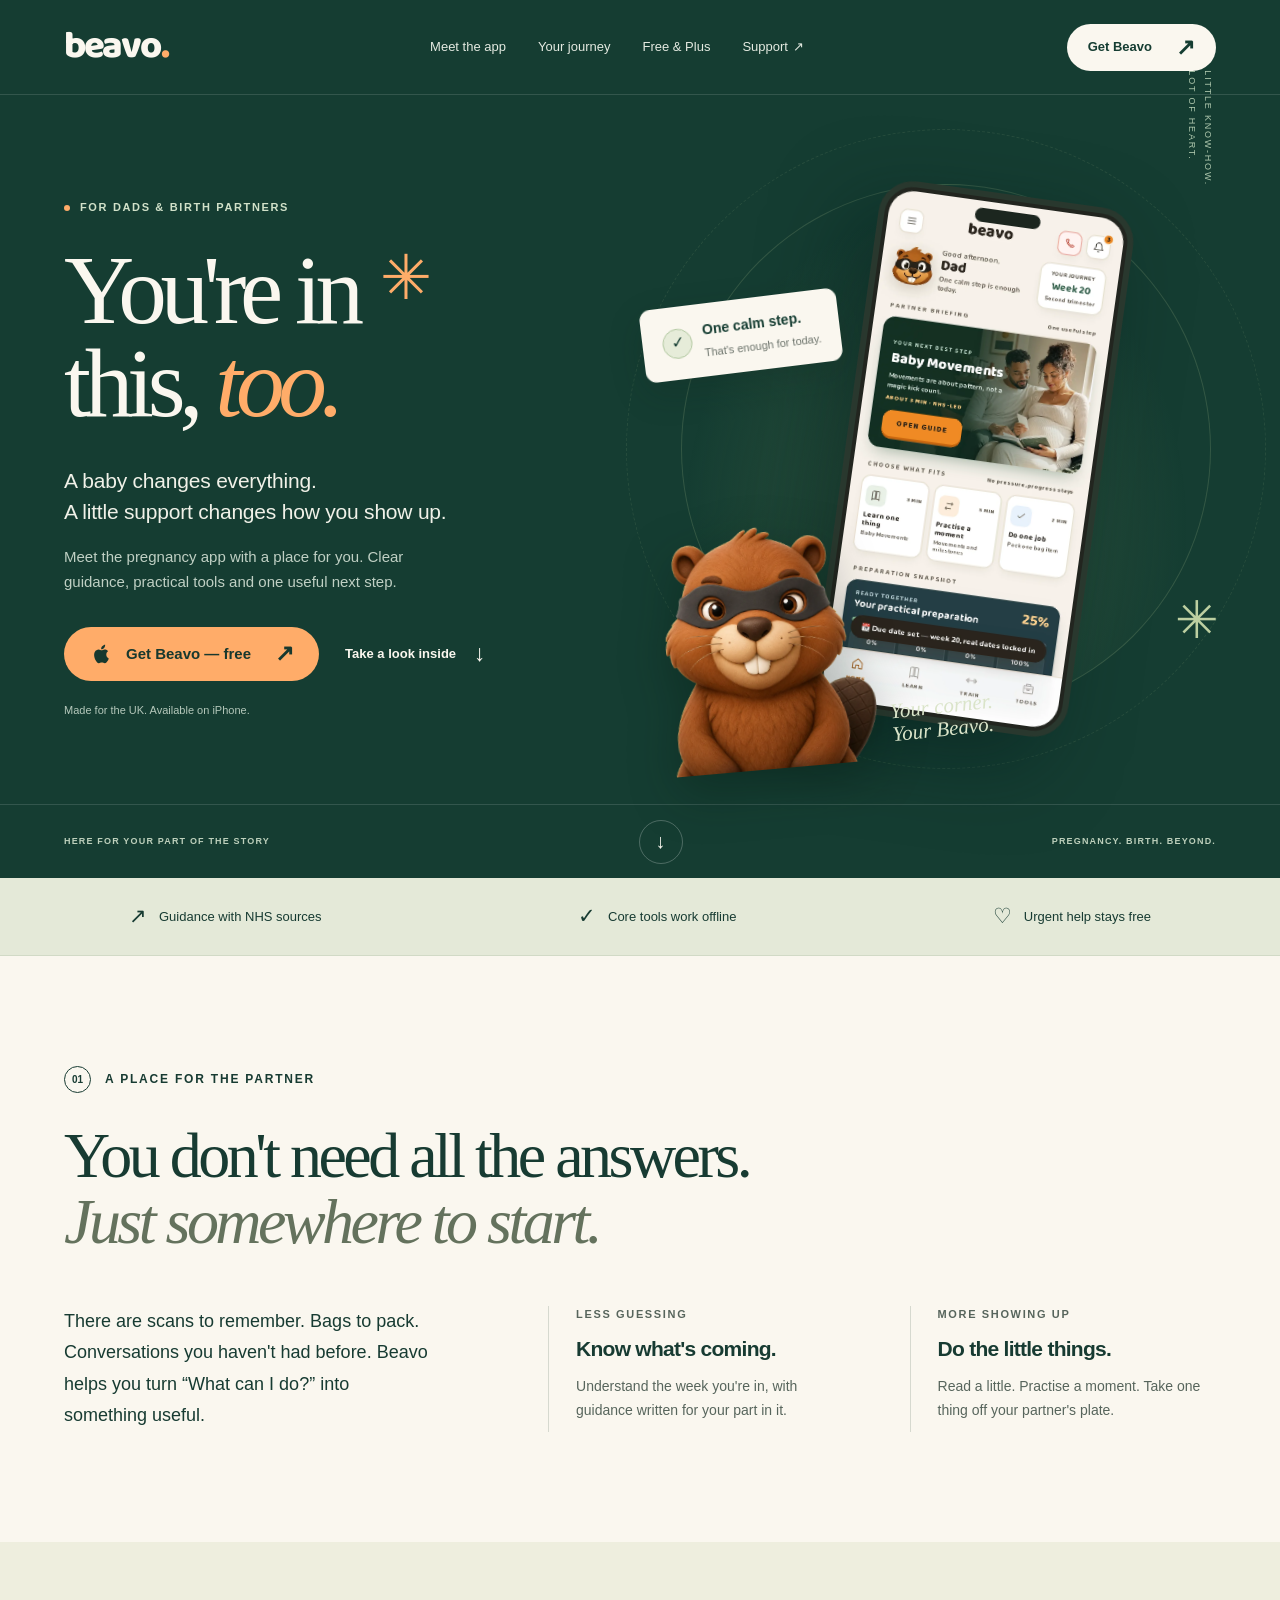
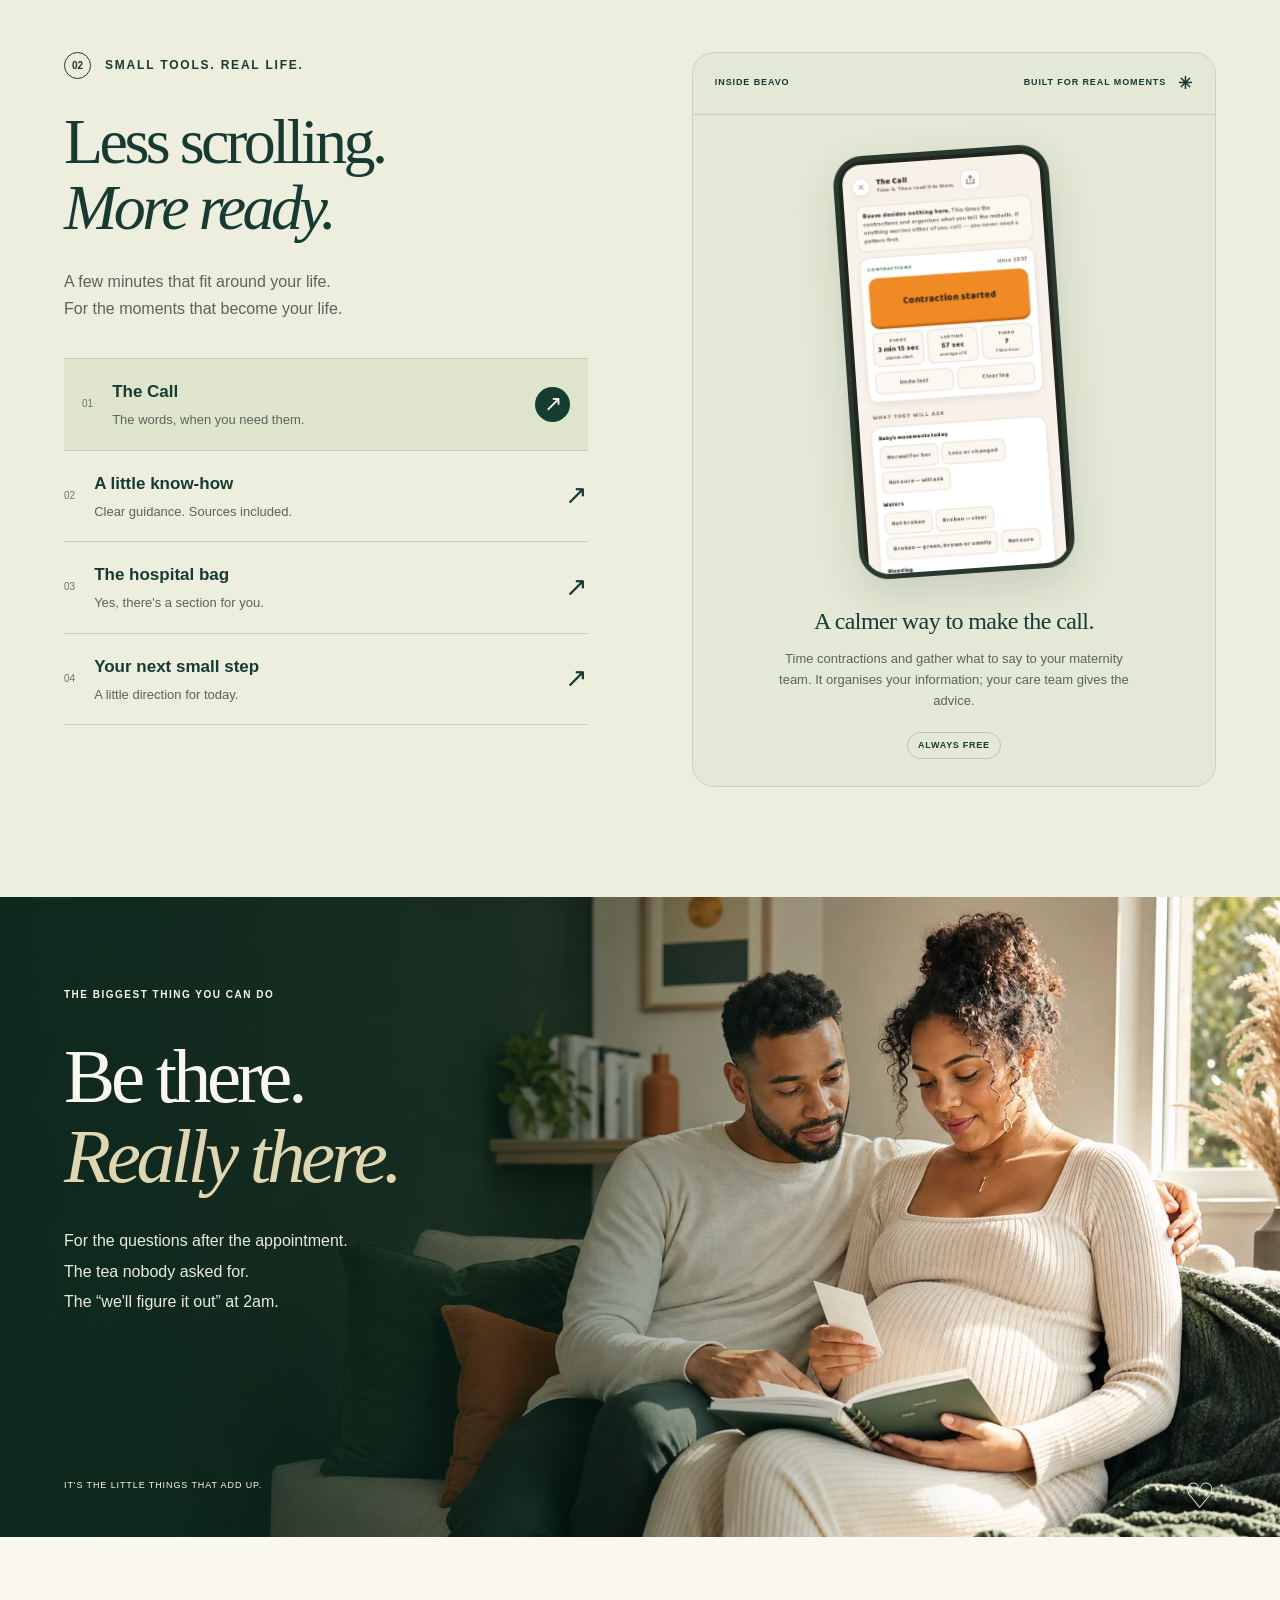
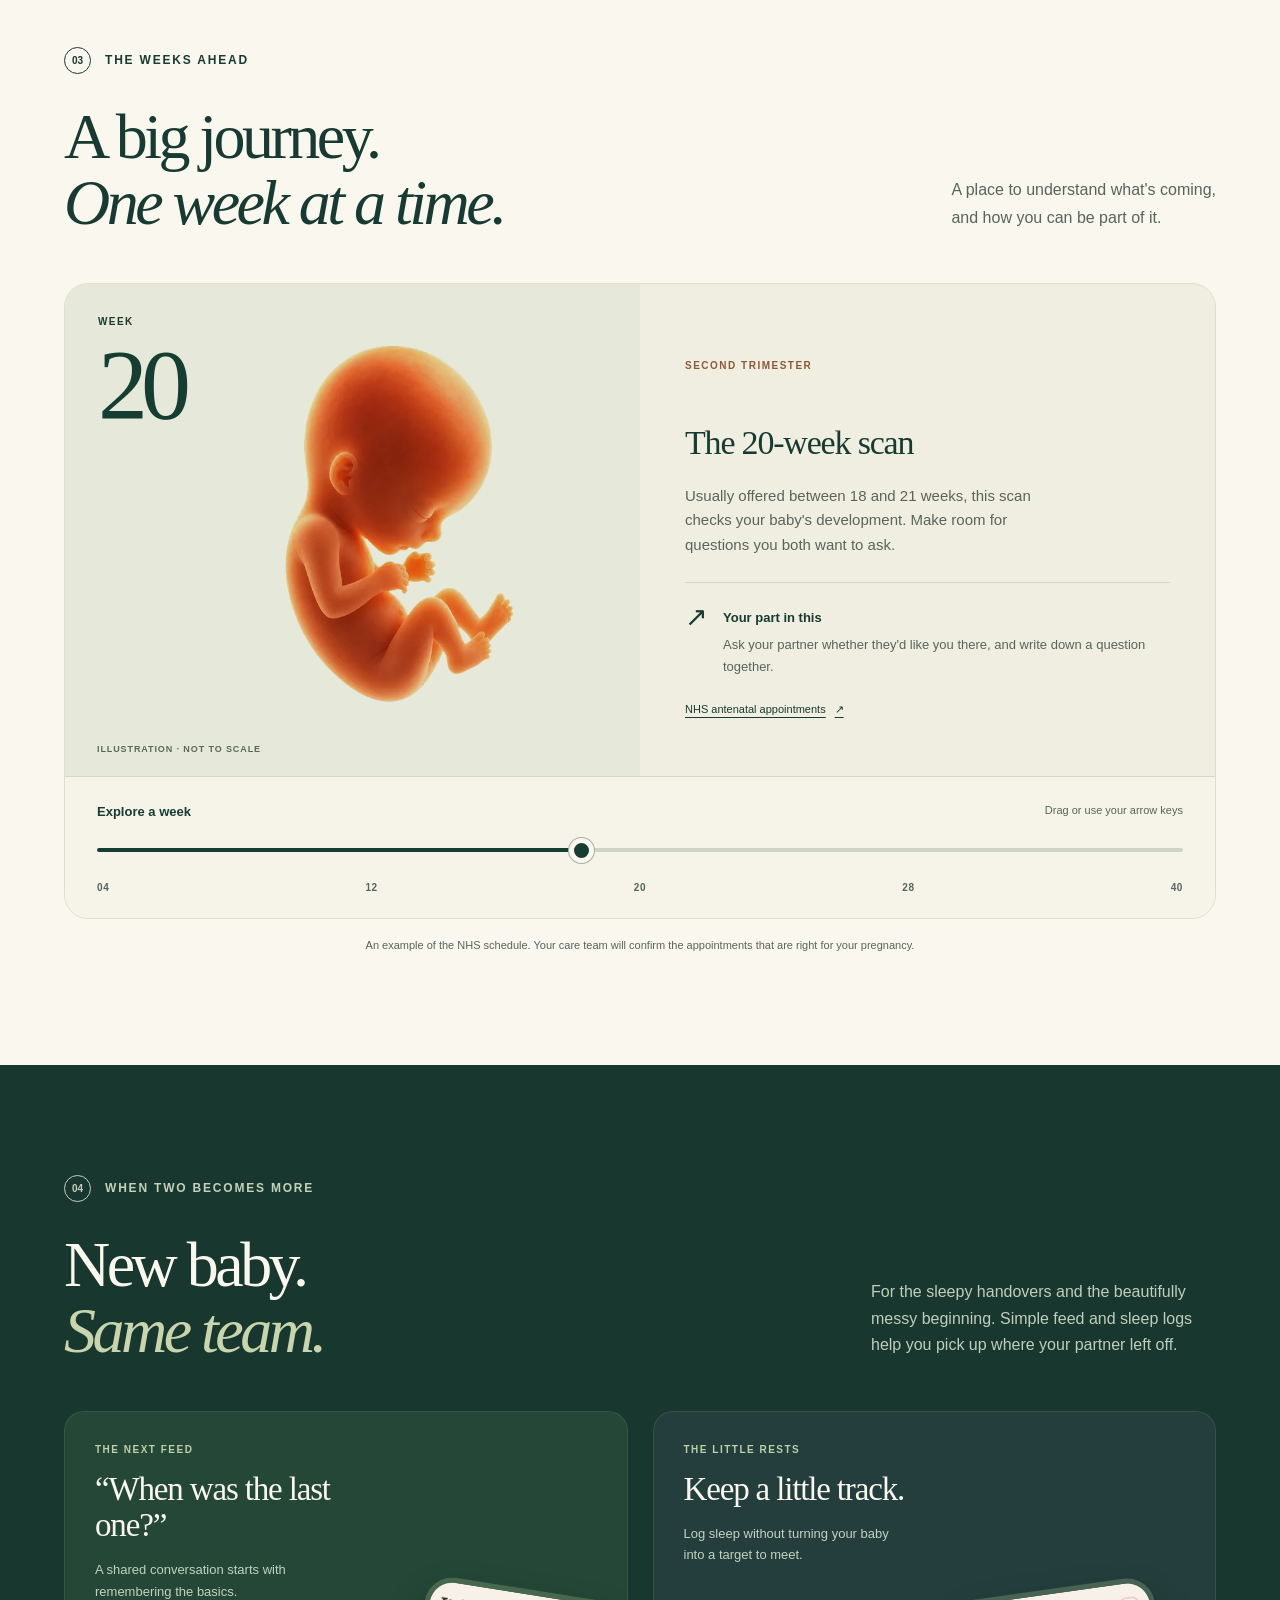
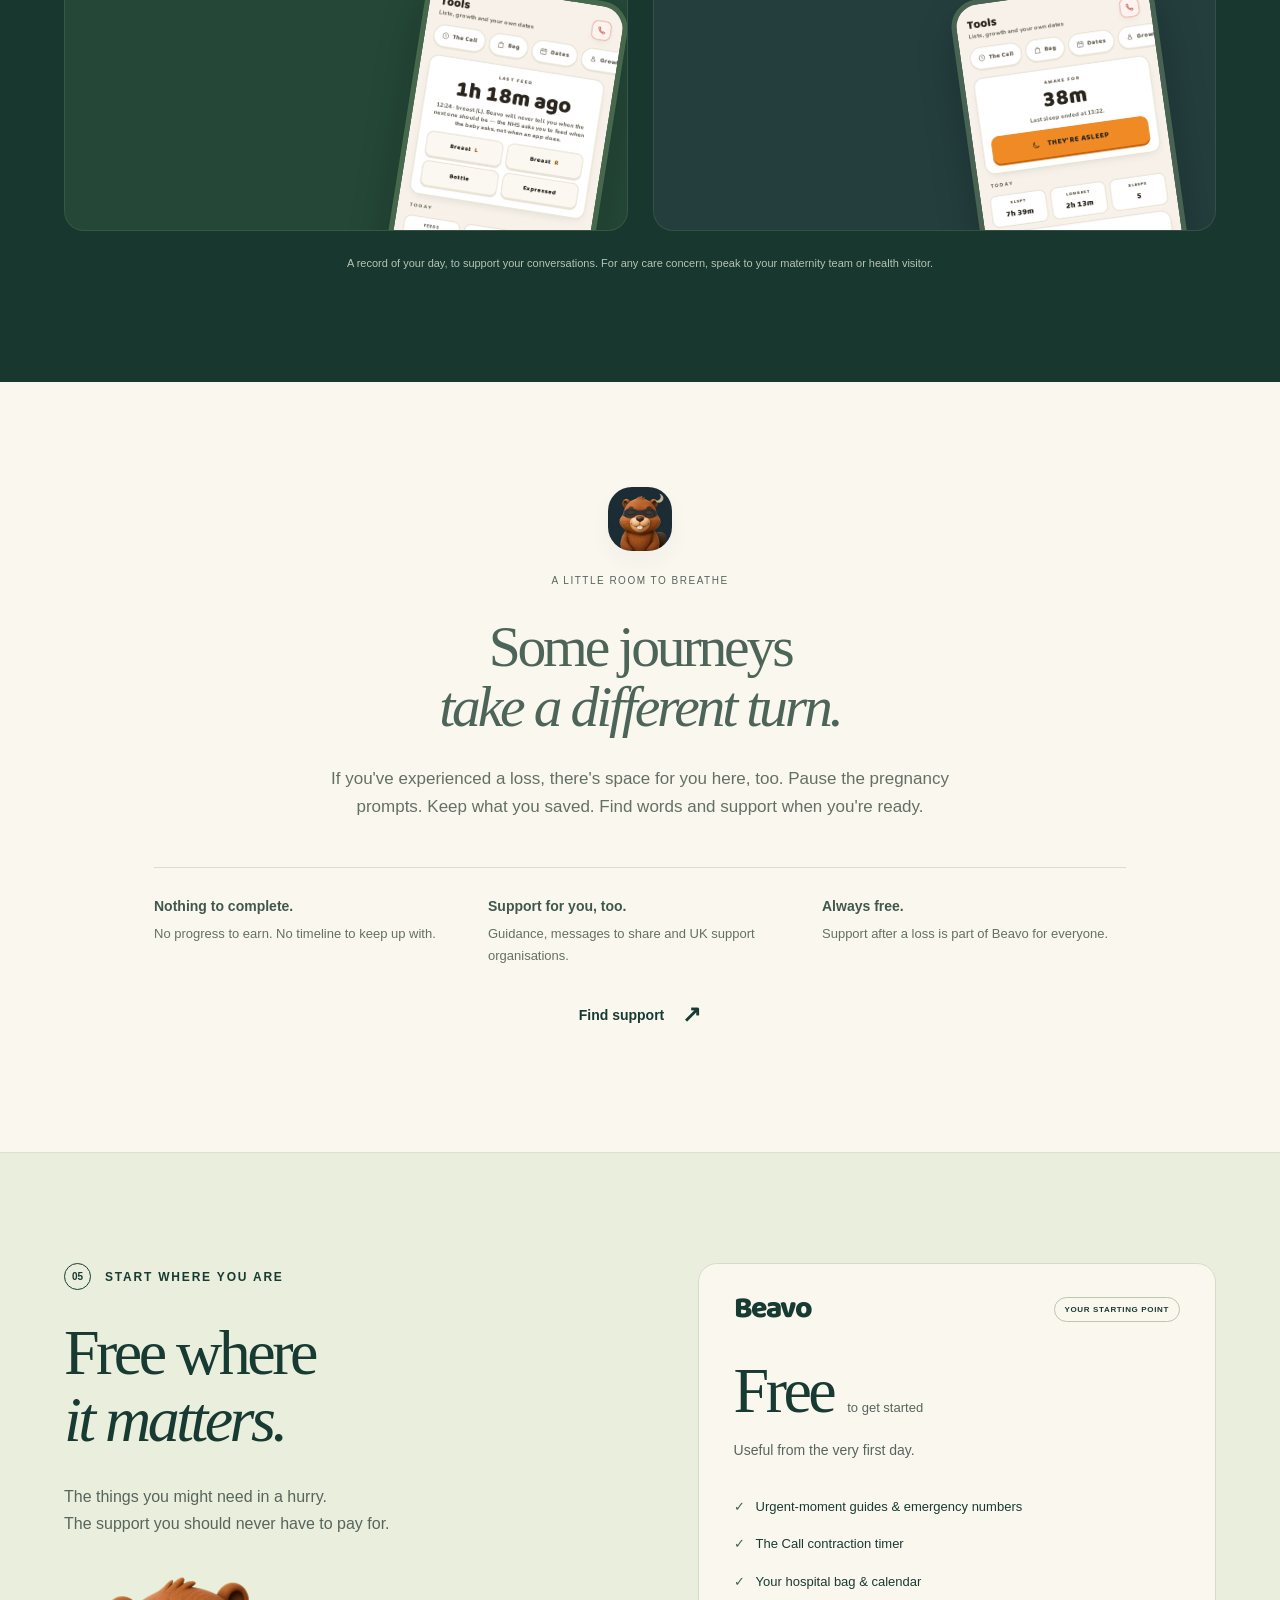
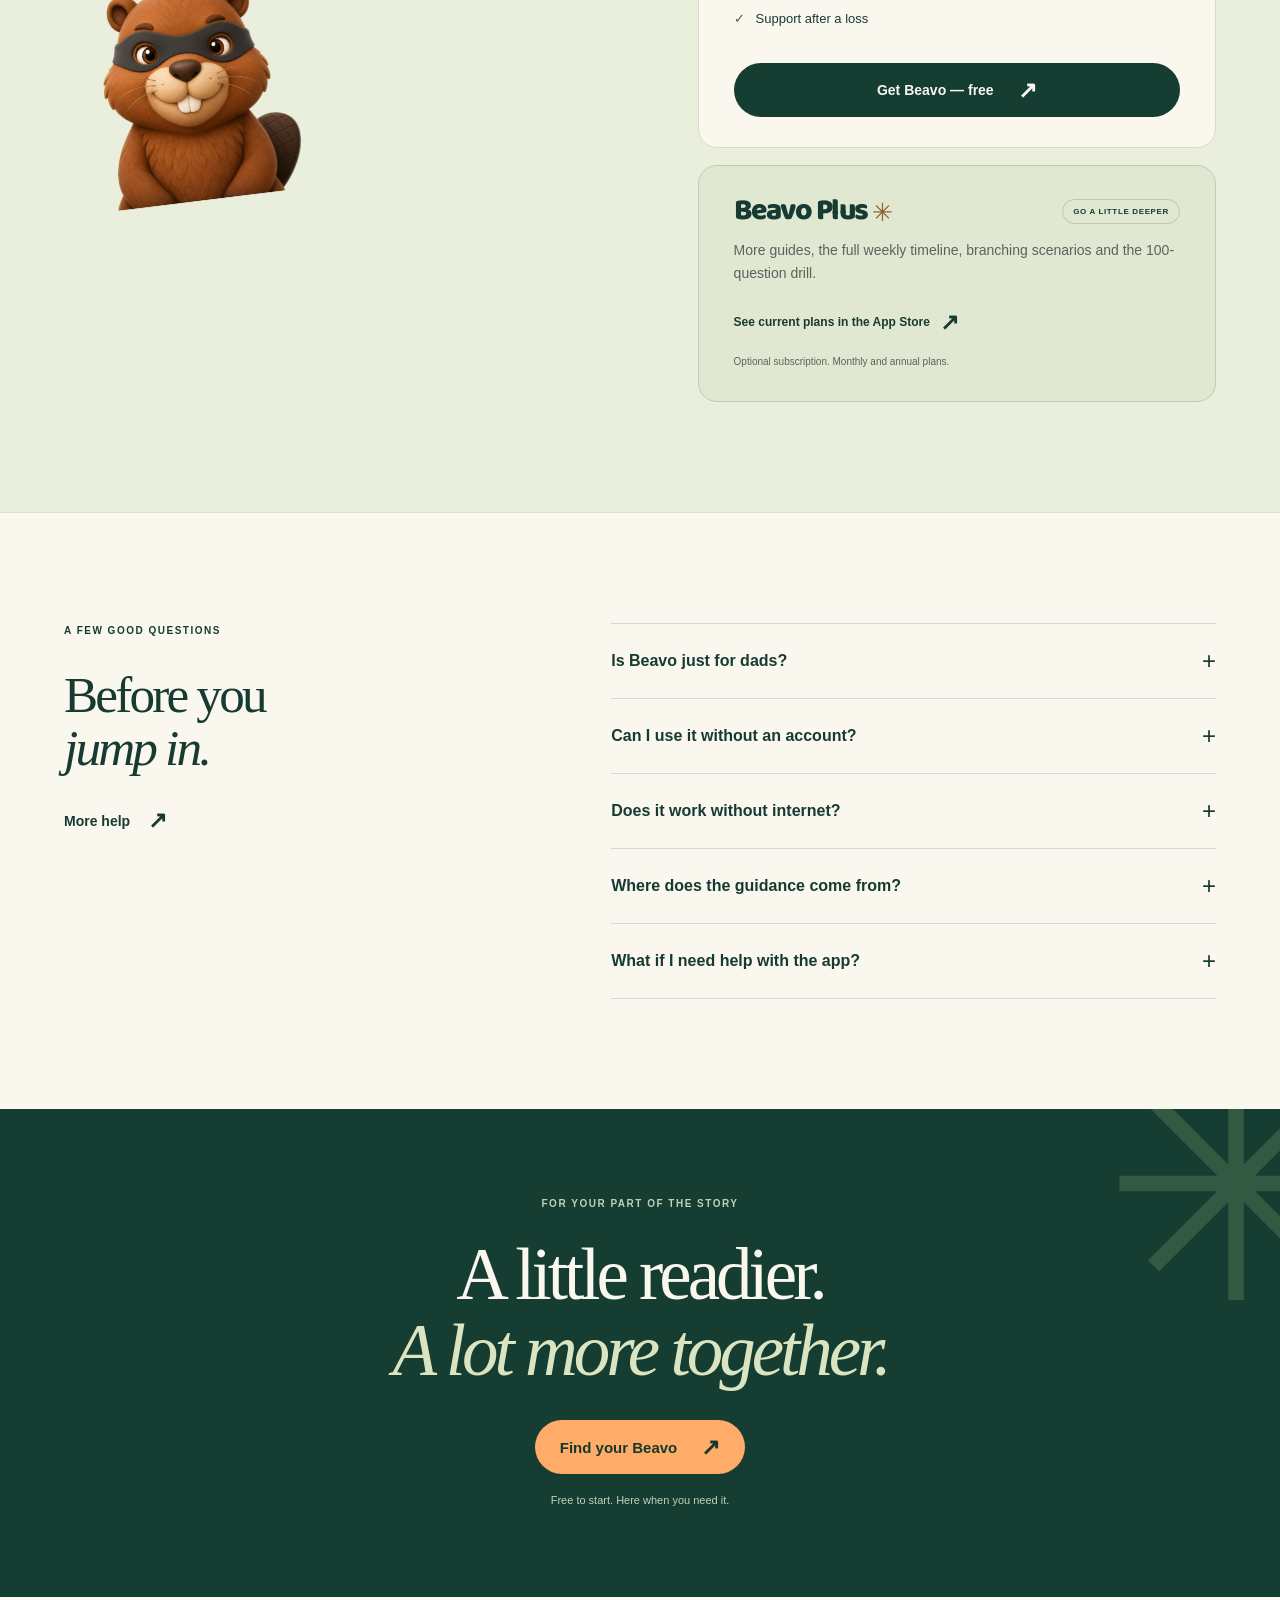
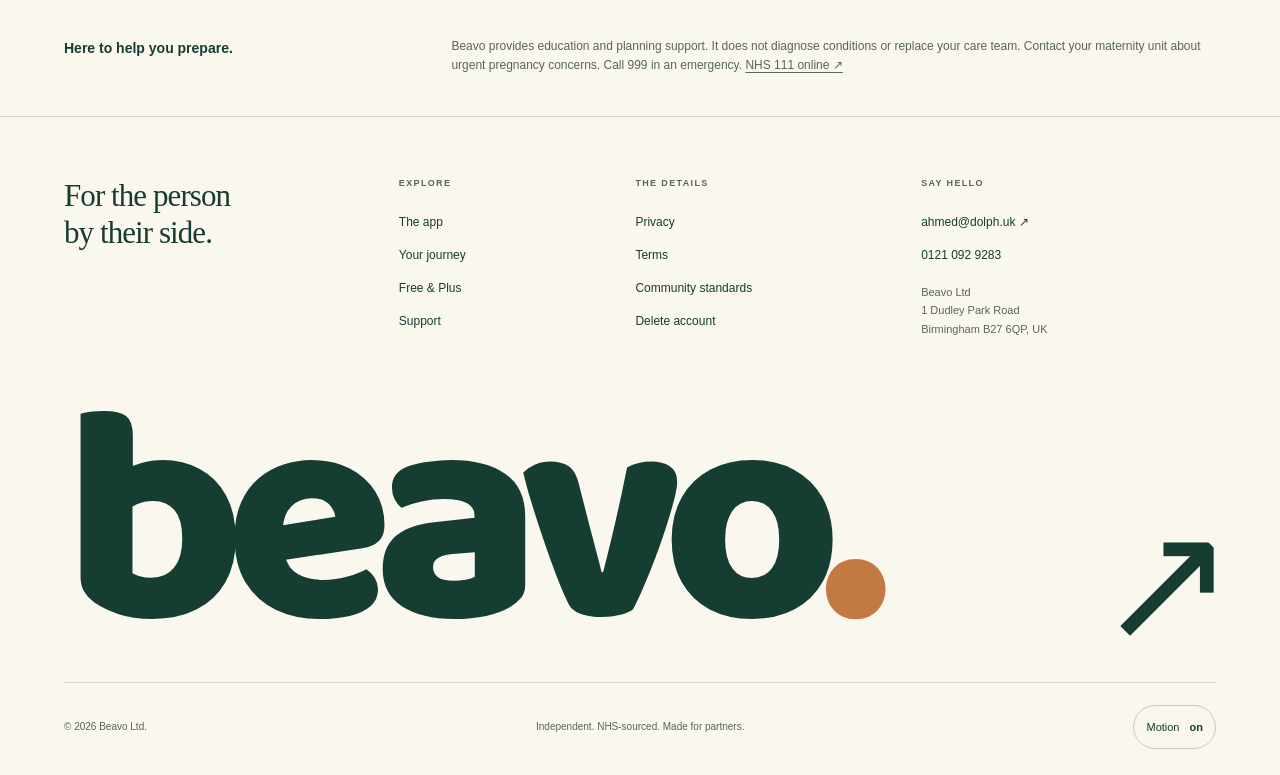
<file: index.html>
<!doctype html>
<html lang="en-GB">
<head>
  <meta charset="utf-8">
  <meta name="viewport" content="width=device-width, initial-scale=1">
  <meta name="description" content="Beavo is the pregnancy app for dads and birth partners. NHS-sourced guidance, practical tools and a little more confidence for everything ahead.">
  <meta name="theme-color" content="#153d32">
  <meta property="og:title" content="Beavo | You're in this, too.">
  <meta property="og:description" content="Pregnancy support for dads and birth partners. A little knowledge. A useful next step. A calmer way to show up.">
  <meta property="og:image" content="assets/herophoto.webp">
  <meta property="og:type" content="website">
  <link rel="icon" href="assets/icon.webp">
  <link rel="preload" href="assets/baloo-2.woff2" as="font" type="font/woff2" crossorigin>
  <link rel="stylesheet" href="site.css">
  <script src="site.js" defer></script>
  <title>Beavo | You're in this, too.</title>
</head>
<body>
  <a class="skip" href="#main">Skip to content</a>
  <header class="site-header" id="site-header">
    <nav class="nav wrap" aria-label="Main navigation">
      <a class="brand" href="index.html" aria-label="Beavo home"><img src="assets/icon.webp" alt="" width="38" height="38">beavo<span class="brand-dot">.</span></a>
      <div class="nav-links" id="nav-links">
        <a href="#features">Meet the app</a>
        <a href="#week">Your journey</a>
        <a href="#price">Free &amp; Plus</a>
        <a href="support.html">Support <span aria-hidden="true">↗</span></a>
      </div>
      <a class="button nav-cta" href="https://apps.apple.com/gb/app/id6791195741">Get Beavo <span aria-hidden="true">↗</span></a>
      <button class="menu-toggle" type="button" aria-expanded="false" aria-controls="nav-links" aria-label="Open menu"><span></span><span></span></button>
    </nav>
  </header>
  <main id="main">
    <section class="hero" aria-labelledby="hero-title">
      <div class="hero-grid wrap">
        <div class="hero-copy">
          <p class="eyebrow"><span class="status-dot" aria-hidden="true"></span> FOR DADS &amp; BIRTH PARTNERS</p>
          <h1 id="hero-title">You're in<br>this, <em>too.</em><span class="hero-asterisk" aria-hidden="true">✳</span></h1>
          <p class="hero-lead">A baby changes everything.<br>A little support changes how you show up.</p>
          <p class="hero-description">Meet the pregnancy app with a place for you. Clear guidance, practical tools and one useful next step.</p>
          <div class="hero-actions">
            <a class="button button-orange" href="https://apps.apple.com/gb/app/id6791195741"><svg class="icon" viewBox="0 0 24 24" aria-hidden="true"><path fill="currentColor" d="M16.6 12.9c0-2 1.6-3 1.7-3.1-1-1.5-2.5-1.7-3-1.7-1.3-.2-2.5.8-3.2.8-.7 0-1.7-.8-2.8-.8-1.5 0-2.9.9-3.6 2.2-1.6 2.7-.4 6.7 1.1 8.9.7 1.1 1.5 2.2 2.7 2.1 1.1 0 1.5-.7 2.8-.7s1.7.7 2.9.7c1.2 0 1.9-1 2.6-2.1.9-1.2 1.2-2.5 1.2-2.5s-2.4-.9-2.4-3.8ZM14.5 6.7c.6-.8 1.1-1.9 1-3-.9 0-2.1.6-2.8 1.4-.6.7-1.2 1.8-1 2.9 1 .1 2.1-.5 2.8-1.3Z"/></svg>Get Beavo — free<span aria-hidden="true">↗</span></a>
            <a class="text-link" href="#features">Take a look inside <span aria-hidden="true">↓</span></a>
          </div>
          <p class="hero-fine">Made for the UK. Available on iPhone.</p>
        </div>
        <div class="hero-stage">
          <div class="orbit orbit-one" aria-hidden="true"></div><div class="orbit orbit-two" aria-hidden="true"></div>
          <span class="stage-label" aria-hidden="true">A LITTLE KNOW-HOW.<br>A LOT OF HEART.</span>
          <div class="hero-phone phone"><img src="assets/home.webp" alt="Beavo Home: a personal weekly briefing with a guide, practice and practical preparation" width="900" height="1951" fetchpriority="high"></div>
          <div class="hero-note"><span class="note-check" aria-hidden="true">✓</span><div><strong>One calm step.</strong><span>That's enough for today.</span></div></div>
          <img class="hero-mascot" src="assets/mascot.webp" alt="" width="645" height="760">
          <span class="mascot-caption" aria-hidden="true">Your corner.<br>Your Beavo.</span>
          <span class="stage-star" aria-hidden="true">✳</span>
        </div>
      </div>
      <div class="hero-bottom wrap"><span>HERE FOR YOUR PART OF THE STORY</span><a href="#features" aria-label="Explore Beavo"><span aria-hidden="true">↓</span></a><span>PREGNANCY. BIRTH. BEYOND.</span></div>
    </section>

    <div class="trust-strip"><div class="wrap"><span><i aria-hidden="true">↗</i> Guidance with NHS sources</span><span><i aria-hidden="true">✓</i> Core tools work offline</span><span><i aria-hidden="true">♡</i> Urgent help stays free</span></div></div>

    <section class="intro section wrap" aria-labelledby="intro-title">
      <div class="section-label"><span class="index">01</span> A PLACE FOR THE PARTNER</div>
      <h2 id="intro-title">You don't need all the answers.<br><em>Just somewhere to start.</em></h2>
      <div class="intro-grid">
        <p>There are scans to remember. Bags to pack. Conversations you haven't had before. Beavo helps you turn “What can I do?” into something useful.</p>
        <div><span class="small-label">LESS GUESSING</span><h3>Know what's coming.</h3><p>Understand the week you're in, with guidance written for your part in it.</p></div>
        <div><span class="small-label">MORE SHOWING UP</span><h3>Do the little things.</h3><p>Read a little. Practise a moment. Take one thing off your partner's plate.</p></div>
      </div>
    </section>

    <section class="product section" id="features" aria-labelledby="product-title">
      <div class="wrap product-grid">
        <div class="product-copy">
          <div class="section-label"><span class="index">02</span> SMALL TOOLS. REAL LIFE.</div>
          <h2 id="product-title">Less scrolling.<br><em>More ready.</em></h2>
          <p class="section-lead">A few minutes that fit around your life.<br>For the moments that become your life.</p>
          <div class="feature-tabs" role="tablist" aria-label="Explore Beavo tools" aria-orientation="vertical">
            <button class="feature-tab" id="tab-call" role="tab" aria-selected="true" aria-controls="panel-call" data-feature="call"><span class="tab-number">01</span><span><strong>The Call</strong><small>The words, when you need them.</small></span><span class="tab-arrow" aria-hidden="true">↗</span></button>
            <button class="feature-tab" id="tab-learn" role="tab" aria-selected="false" aria-controls="panel-learn" tabindex="-1" data-feature="learn"><span class="tab-number">02</span><span><strong>A little know-how</strong><small>Clear guidance. Sources included.</small></span><span class="tab-arrow" aria-hidden="true">↗</span></button>
            <button class="feature-tab" id="tab-bag" role="tab" aria-selected="false" aria-controls="panel-bag" tabindex="-1" data-feature="bag"><span class="tab-number">03</span><span><strong>The hospital bag</strong><small>Yes, there's a section for you.</small></span><span class="tab-arrow" aria-hidden="true">↗</span></button>
            <button class="feature-tab" id="tab-home" role="tab" aria-selected="false" aria-controls="panel-home" tabindex="-1" data-feature="home"><span class="tab-number">04</span><span><strong>Your next small step</strong><small>A little direction for today.</small></span><span class="tab-arrow" aria-hidden="true">↗</span></button>
          </div>
        </div>
        <div class="product-display">
          <div class="product-caption"><span>INSIDE BEAVO</span><span>BUILT FOR REAL MOMENTS <span aria-hidden="true">✳</span></span></div>
          <div class="feature-panel" id="panel-call" role="tabpanel" aria-labelledby="tab-call" tabindex="0"><div class="phone product-phone"><img src="assets/call.webp" alt="The Call: contraction timer and a script for contacting your maternity unit" width="900" height="1951" loading="lazy"></div><div class="feature-summary"><h3>A calmer way to make the call.</h3><p>Time contractions and gather what to say to your maternity team. It organises your information; your care team gives the advice.</p><span class="pill">ALWAYS FREE</span></div></div>
          <div class="feature-panel" id="panel-learn" role="tabpanel" aria-labelledby="tab-learn" tabindex="0" hidden><div class="phone product-phone"><img src="assets/learn.webp" alt="Beavo Learn: pregnancy guides and learning tracks" width="900" height="1951" loading="lazy"></div><div class="feature-summary"><h3>Understand a little more.</h3><p>Plain English guides with the NHS source attached. Open what's relevant and take it at your own pace.</p><span class="pill">KNOW. PRACTISE. PREPARE.</span></div></div>
          <div class="feature-panel" id="panel-bag" role="tabpanel" aria-labelledby="tab-bag" tabindex="0" hidden><div class="phone product-phone"><img src="assets/bag.webp" alt="Beavo hospital bag: grouped packing lists with progress" width="900" height="1951" loading="lazy"></div><div class="feature-summary"><h3>One less thing on her list.</h3><p>A practical checklist for her, the baby and you. Make it your own, tick things off and keep it close.</p><span class="pill">ALWAYS FREE</span></div></div>
          <div class="feature-panel" id="panel-home" role="tabpanel" aria-labelledby="tab-home" tabindex="0" hidden><div class="phone product-phone"><img src="assets/home.webp" alt="Beavo Home: weekly briefing and a choice of small preparation activities" width="900" height="1951" loading="lazy"></div><div class="feature-summary"><h3>Start with what's useful today.</h3><p>A weekly briefing, a practical action or something to learn. You choose what fits.</p><span class="pill">YOUR PACE</span></div></div>
        </div>
      </div>
    </section>

    <section class="photo-story" aria-labelledby="story-title">
      <img src="assets/herophoto.webp" alt="A couple sitting together at home, looking through their pregnancy notes" width="1802" height="873" loading="lazy">
      <div class="wrap photo-copy"><p class="eyebrow">THE BIGGEST THING YOU CAN DO</p><h2 id="story-title">Be there.<br><em>Really there.</em></h2><p>For the questions after the appointment.<br>The tea nobody asked for.<br>The “we'll figure it out” at 2am.</p></div>
      <div class="photo-foot wrap"><span>IT'S THE LITTLE THINGS THAT ADD UP.</span><span aria-hidden="true">♡</span></div>
    </section>

    <section class="journey section wrap" id="week" aria-labelledby="journey-title">
      <div class="journey-heading"><div><div class="section-label"><span class="index">03</span> THE WEEKS AHEAD</div><h2 id="journey-title">A big journey.<br><em>One week at a time.</em></h2></div><p class="section-lead">A place to understand what's coming,<br>and how you can be part of it.</p></div>
      <div class="week-explorer">
        <div class="week-visual"><div class="week-number"><span>WEEK</span><output id="week-output" for="week-slider">20</output></div><img id="growth-art" src="assets/growth2.webp" alt="Illustration of a developing baby" width="600" height="600" loading="lazy"><span class="illustration-label">ILLUSTRATION · NOT TO SCALE</span></div>
        <div class="week-info"><p class="eyebrow" id="week-stage">SECOND TRIMESTER</p><h3 id="week-title">The 20-week scan</h3><p id="week-description">Usually offered between 18 and 21 weeks, this scan checks your baby's development. Make room for questions you both want to ask.</p><div class="partner-step"><span aria-hidden="true">↗</span><div><strong>Your part in this</strong><p id="week-action">Ask your partner whether they'd like you there, and write down a question together.</p></div></div><a class="source-link" href="https://www.nhs.uk/pregnancy/your-pregnancy-care/your-antenatal-care-and-appointments/">NHS antenatal appointments <span aria-hidden="true">↗</span></a></div>
        <div class="week-controls"><label for="week-slider">Explore a week <span id="week-range-hint">Drag or use your arrow keys</span></label><input id="week-slider" type="range" min="4" max="40" value="20" aria-valuetext="Week 20, second trimester"><div class="week-markers" aria-hidden="true"><span>04</span><span>12</span><span>20</span><span>28</span><span>40</span></div></div>
      </div>
      <p class="journey-note">An example of the NHS schedule. Your care team will confirm the appointments that are right for your pregnancy.</p>
    </section>

    <section class="first-weeks section" id="first-weeks" aria-labelledby="first-title">
      <div class="wrap">
        <div class="night-heading"><div><div class="section-label"><span class="index">04</span> WHEN TWO BECOMES MORE</div><h2 id="first-title">New baby.<br><em>Same team.</em></h2></div><p>For the sleepy handovers and the beautifully messy beginning. Simple feed and sleep logs help you pick up where your partner left off.</p></div>
        <div class="night-grid">
          <article class="night-card"><div><span class="small-label">THE NEXT FEED</span><h3>“When was the last one?”</h3><p>A shared conversation starts with remembering the basics.</p></div><img src="assets/feeds.webp" alt="Beavo feed log showing bottle, breast and nappy entries" width="900" height="1951" loading="lazy"></article>
          <article class="night-card sleep-card"><div><span class="small-label">THE LITTLE RESTS</span><h3>Keep a little track.</h3><p>Log sleep without turning your baby into a target to meet.</p></div><img src="assets/sleep.webp" alt="Beavo sleep log with a timer and previous entries" width="900" height="1951" loading="lazy"></article>
        </div>
        <p class="night-note">A record of your day, to support your conversations. For any care concern, speak to your maternity team or health visitor.</p>
      </div>
    </section>

    <section class="quiet section wrap" id="quiet" aria-labelledby="quiet-title">
      <div class="quiet-symbol"><img src="assets/iconquiet.webp" alt="" width="100" height="100"><span>A LITTLE ROOM TO BREATHE</span></div>
      <h2 id="quiet-title">Some journeys<br><em>take a different turn.</em></h2>
      <p class="quiet-lead">If you've experienced a loss, there's space for you here, too. Pause the pregnancy prompts. Keep what you saved. Find words and support when you're ready.</p>
      <div class="quiet-details"><p><strong>Nothing to complete.</strong><br>No progress to earn. No timeline to keep up with.</p><p><strong>Support for you, too.</strong><br>Guidance, messages to share and UK support organisations.</p><p><strong>Always free.</strong><br>Support after a loss is part of Beavo for everyone.</p></div>
      <a class="text-link" href="support.html#personal-support">Find support <span aria-hidden="true">↗</span></a>
    </section>

    <section class="pricing section" id="price" aria-labelledby="price-title">
      <div class="wrap pricing-grid">
        <div class="pricing-copy"><div class="section-label"><span class="index">05</span> START WHERE YOU ARE</div><h2 id="price-title">Free where<br><em>it matters.</em></h2><p class="section-lead">The things you might need in a hurry.<br>The support you should never have to pay for.</p><img src="assets/mascot.webp" alt="" width="645" height="760" loading="lazy"></div>
        <div class="pricing-options">
          <article class="price-card free-card"><div class="price-card-top"><h3>Beavo</h3><span class="pill">YOUR STARTING POINT</span></div><p class="price">Free<span>to get started</span></p><p>Useful from the very first day.</p><ul class="check-list"><li>Urgent-moment guides &amp; emergency numbers</li><li>The Call contraction timer</li><li>Your hospital bag &amp; calendar</li><li>Support after a loss</li></ul><a class="button button-green" href="https://apps.apple.com/gb/app/id6791195741">Get Beavo — free <span aria-hidden="true">↗</span></a></article>
          <article class="price-card plus-card"><div class="price-card-top"><h3>Beavo Plus <span aria-hidden="true">✳</span></h3><span class="pill">GO A LITTLE DEEPER</span></div><p>More guides, the full weekly timeline, branching scenarios and the 100-question drill.</p><a class="text-link" href="https://apps.apple.com/gb/app/id6791195741">See current plans in the App Store <span aria-hidden="true">↗</span></a><small>Optional subscription. Monthly and annual plans.</small></article>
        </div>
      </div>
    </section>

    <section class="questions section wrap" aria-labelledby="questions-title">
      <div><div class="section-label">A FEW GOOD QUESTIONS</div><h2 id="questions-title">Before you<br><em>jump in.</em></h2><a class="text-link" href="support.html">More help <span aria-hidden="true">↗</span></a></div>
      <div class="faq-list">
        <details><summary>Is Beavo just for dads?<span aria-hidden="true">+</span></summary><p>It's for dads and birth partners. If you're the person supporting someone through pregnancy, birth and the first weeks, there's a place for you here.</p></details>
        <details><summary>Can I use it without an account?<span aria-hidden="true">+</span></summary><p>Yes. Choose Continue as guest in the app. Guest progress stays on your device and may be lost if you delete the app or clear its storage.</p></details>
        <details><summary>Does it work without internet?<span aria-hidden="true">+</span></summary><p>Core guidance and planning tools work offline. Sign-in, syncing, external links and calendar services need an internet connection.</p></details>
        <details><summary>Where does the guidance come from?<span aria-hidden="true">+</span></summary><p>Beavo's pregnancy guidance links to NHS sources. Beavo is independent and is not affiliated with or endorsed by the NHS. Your care team gives advice for your individual circumstances.</p></details>
        <details><summary>What if I need help with the app?<span aria-hidden="true">+</span></summary><p>Visit <a href="support.html">Beavo Support</a> for account, calendar and progress questions, or email <a href="mailto:ahmed@dolph.uk">ahmed@dolph.uk</a>.</p></details>
      </div>
    </section>

    <section class="closing"><div class="wrap"><p class="eyebrow">FOR YOUR PART OF THE STORY</p><h2>A little readier.<br><em>A lot more together.</em></h2><a class="button button-orange" href="https://apps.apple.com/gb/app/id6791195741">Find your Beavo <span aria-hidden="true">↗</span></a><p>Free to start. Here when you need it.</p></div><span class="closing-star" aria-hidden="true">✳</span></section>
    <aside class="safety wrap" aria-labelledby="safety-title"><h2 id="safety-title">Here to help you prepare.</h2><p>Beavo provides education and planning support. It does not diagnose conditions or replace your care team. Contact your maternity unit about urgent pregnancy concerns. Call 999 in an emergency. <a href="https://111.nhs.uk/">NHS 111 online <span aria-hidden="true">↗</span></a></p></aside>
  </main>
  <footer class="site-footer"><div class="wrap"><div class="footer-top"><p>For the person<br>by their side.</p><div><span class="small-label">EXPLORE</span><a href="#features">The app</a><a href="#week">Your journey</a><a href="#price">Free &amp; Plus</a><a href="support.html">Support</a></div><div><span class="small-label">THE DETAILS</span><a href="privacy.html">Privacy</a><a href="terms.html">Terms</a><a href="community-standards.html">Community standards</a><a href="account-deletion.html">Delete account</a></div><div><span class="small-label">SAY HELLO</span><a href="mailto:ahmed@dolph.uk">ahmed@dolph.uk ↗</a><a href="tel:+441210929283">0121 092 9283</a><p>Beavo Ltd<br>1 Dudley Park Road<br>Birmingham B27 6QP, UK</p></div></div><a class="footer-wordmark" href="#main" aria-label="Beavo — back to top">beavo<span>.</span><span class="footer-arrow" aria-hidden="true">↗</span></a><div class="footer-bottom"><p>© 2026 Beavo Ltd.</p><p>Independent. NHS-sourced. Made for partners.</p><button type="button" class="motion-toggle" aria-pressed="false">Motion <span>on</span></button></div></div></footer>
</body>
</html>
</file>
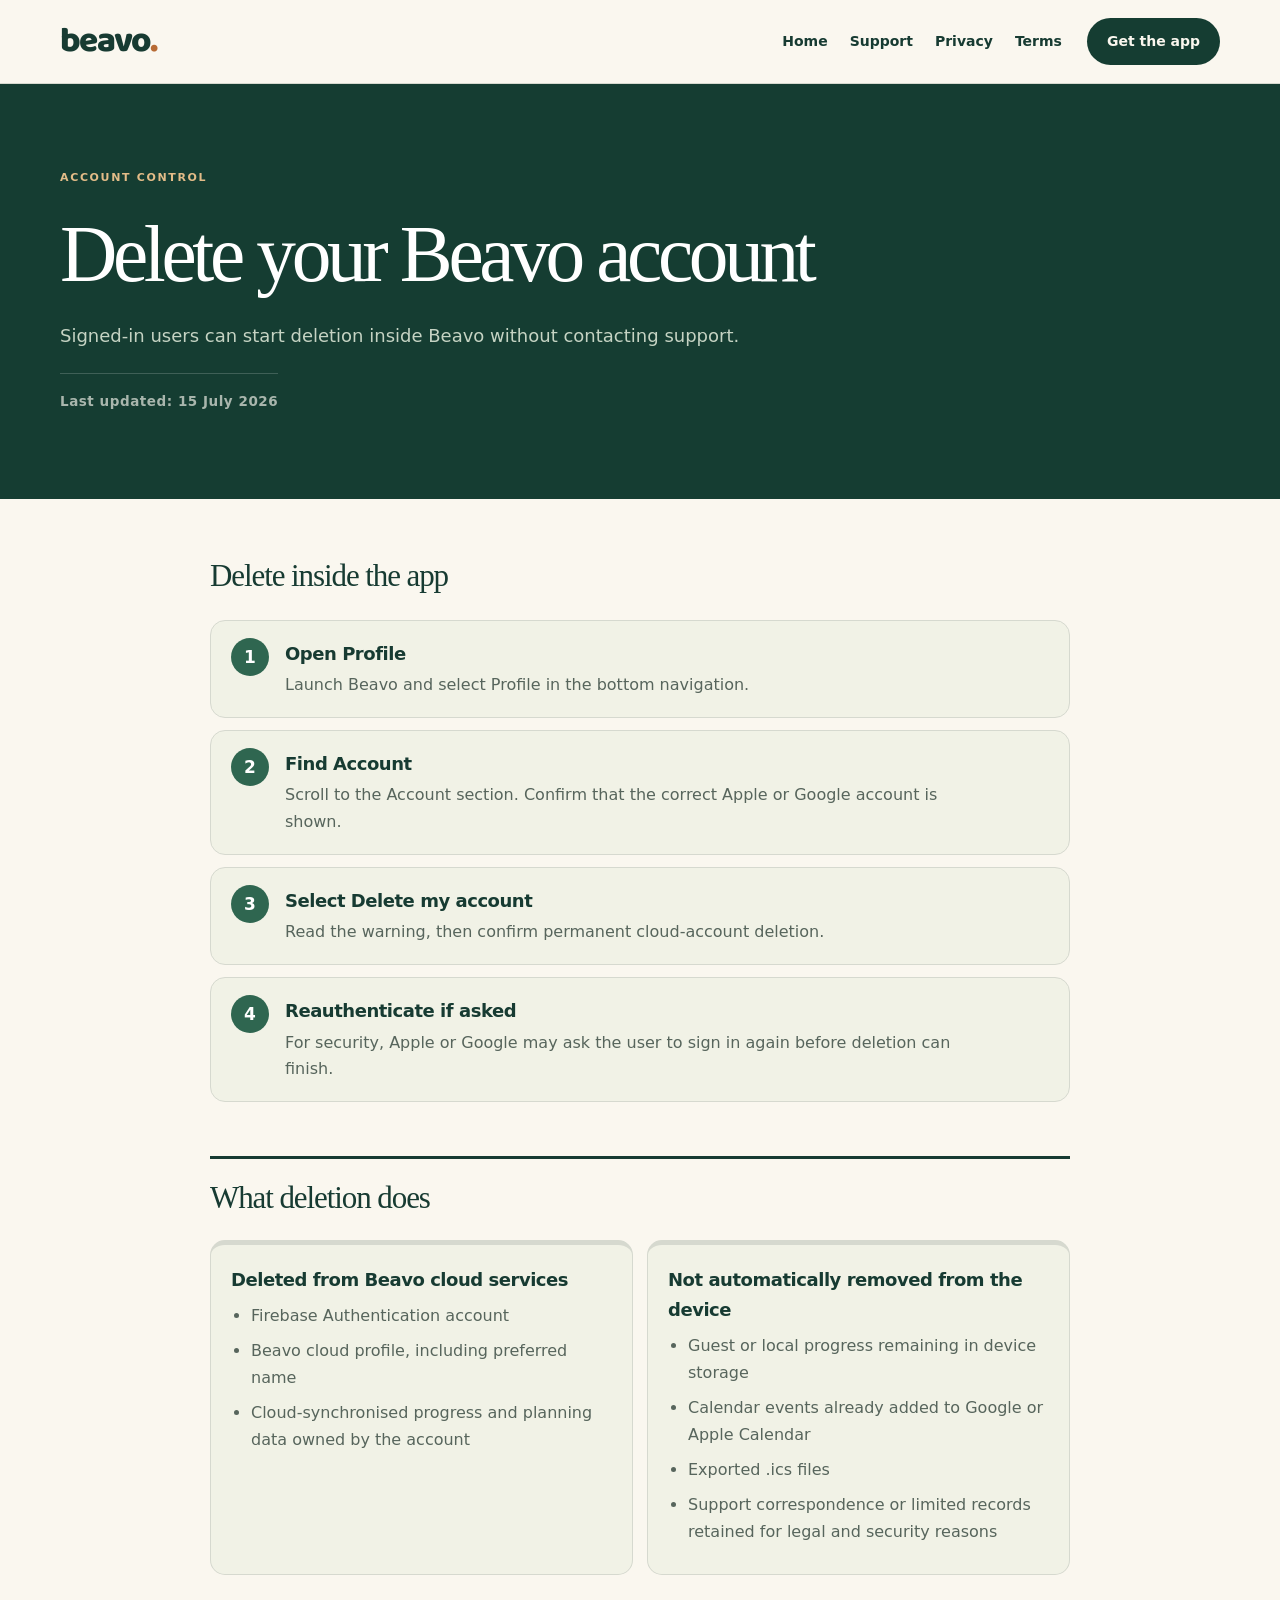
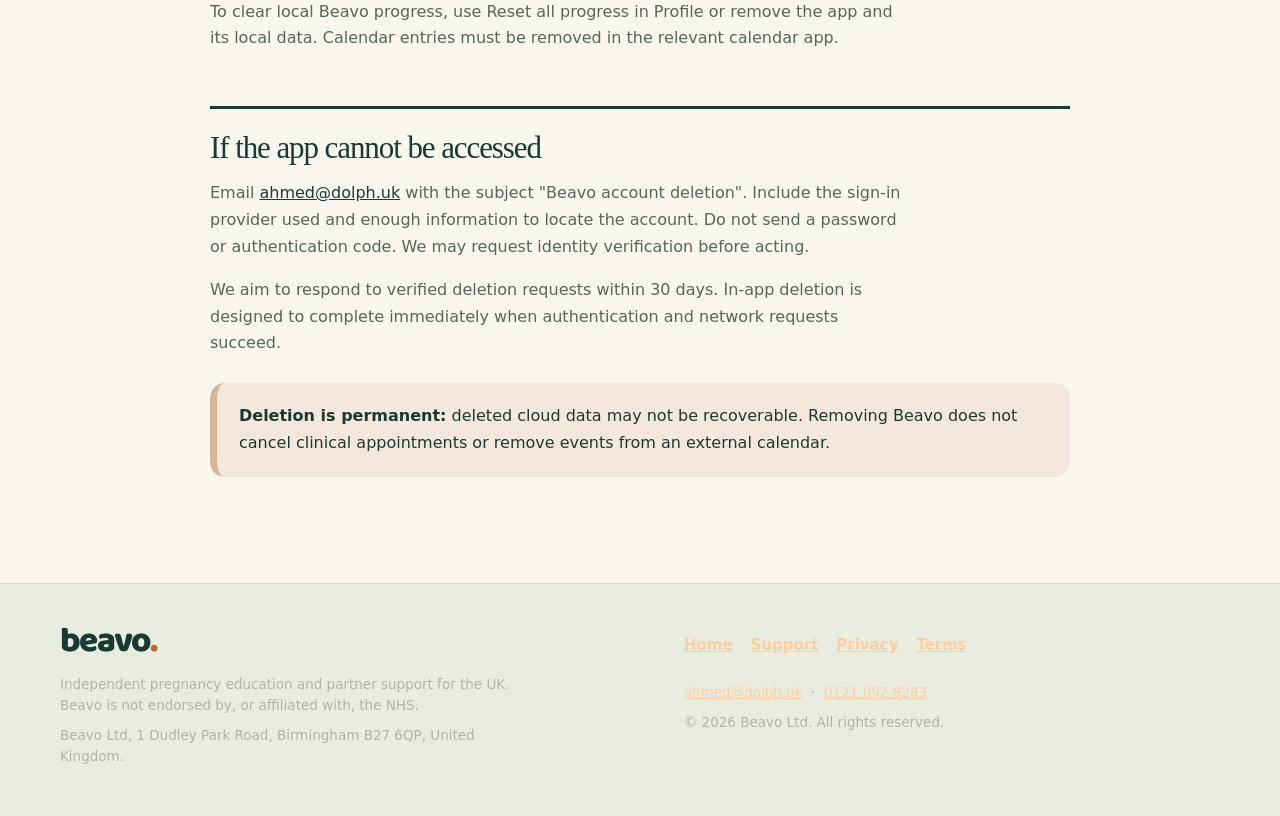
<file: account-deletion.html>
<!doctype html>
<html lang="en-GB">
<head>
  <meta charset="utf-8">
  <meta name="viewport" content="width=device-width, initial-scale=1">
  <meta name="description" content="How to delete a Beavo account and understand what happens to cloud and local app data.">
  <meta name="theme-color" content="#17231e">
  <link rel="icon" href="assets/icon.webp">
  <title>Delete Your Beavo Account</title>
  <script>document.documentElement.className+=' js';</script>
  <style>
    /* ============================================================
       BEAVO interior pages. Same design system as index.html, kept
       inline rather than in a shared stylesheet so each page stands
       on its own -- these are the pages an App Store reviewer opens,
       and one failed request should not strip a legal page bare.
       ============================================================ */
    :root{
      --ink:#211c18; --muted:#675f58; --faint:#736a62;
      --paper:#fffdf9; --warm:#fff2e4; --sage:#e7f1eb;
      --green:#2f775f; --green-deep:#1e5644; --orange:#ef7f22; --orange-deep:#a8500a;
      --line:#ddd4ca; --dark:#17231e; --red:#a7352a;
      --pad:clamp(20px,5vw,40px); --maxw:1180px;
      --ease:cubic-bezier(.16,1,.3,1);
    }
    *{box-sizing:border-box}
    html{scroll-behavior:smooth;-webkit-text-size-adjust:100%}
    body{margin:0;background:var(--paper);color:var(--ink);
      font:17px/1.68 system-ui,-apple-system,"Segoe UI",Roboto,sans-serif;
      font-synthesis-weight:none;overflow-x:hidden}
    img{max-width:100%;display:block}
    a{color:var(--green-deep)}
    a:hover{text-decoration-thickness:2px}
    h1,h2,h3{letter-spacing:-.026em;font-weight:900;margin:0}
    .skip{position:absolute;left:-9999px}
    .skip:focus{left:12px;top:12px;z-index:60;background:#fff;padding:12px;border:3px solid var(--ink);border-radius:6px}
    a:focus-visible,button:focus-visible{outline:4px solid var(--orange);outline-offset:4px;border-radius:4px}
    .inner{max-width:var(--maxw);margin:auto;padding-inline:var(--pad)}

    /* ---------- header ---------- */
    header{position:sticky;top:0;z-index:40;background:rgba(255,253,249,.92);
      backdrop-filter:blur(14px);-webkit-backdrop-filter:blur(14px);border-bottom:1px solid var(--line)}
    .nav{max-width:var(--maxw);margin:auto;min-height:70px;padding:10px var(--pad);
      display:flex;align-items:center;gap:24px}
    .brand{color:var(--ink);font-size:25px;font-weight:950;text-decoration:none;letter-spacing:-.03em;
      display:inline-flex;align-items:center;margin-right:auto}
    .brand i{width:9px;height:27px;background:var(--orange);margin-right:11px;display:inline-block;
      transform-origin:50% 100%;transition:transform .5s var(--ease)}
    .brand:hover i{transform:scaleY(1.22)}
    .links{display:flex;gap:22px;align-items:center;order:2}
    .links a{color:var(--ink);font-size:14px;font-weight:800;text-decoration:none;transition:opacity .2s}
    .links a:hover{opacity:.62}
    .cta{order:3;flex:none;background:var(--orange);color:#211c18;padding:10px 16px;border-radius:999px;
      min-height:44px;display:inline-flex;align-items:center;font-size:14px;font-weight:800;text-decoration:none}
    .cta:hover{background:var(--orange-deep);color:#fff}

    /* ---------- page hero ---------- */
    .phero{background:var(--dark);color:#fff;padding:clamp(56px,9vh,104px) 0 clamp(48px,7vh,80px);position:relative;overflow:hidden}
    .phero:before{content:"";position:absolute;width:52vw;height:52vw;border-radius:50%;filter:blur(80px);
      background:#2f775f;opacity:.34;right:-14vw;top:-24vw;pointer-events:none}
    .phero .inner{position:relative}
    .phero .eyebrow{font-size:12.5px;font-weight:900;letter-spacing:.19em;text-transform:uppercase;color:#ffce9e}
    .phero h1{font-size:clamp(38px,7vw,80px);line-height:1.0;margin:12px 0 0;max-width:16ch}
    .phero .lead{font-size:clamp(18px,2.1vw,22px);color:#ded7cf;max-width:62ch;margin:20px 0 0}
    .phero .stamp{margin:22px 0 0;font-size:13.5px;font-weight:800;letter-spacing:.04em;color:#a9b6ad;
      border-top:1px solid rgba(255,255,255,.18);padding-top:16px;display:inline-block}

    /* ---------- prose ---------- */
    .prose{max-width:820px;margin:auto;padding:clamp(44px,7vh,76px) var(--pad) clamp(64px,10vh,104px)}
    .prose>h2{font-size:clamp(25px,3.3vw,36px);line-height:1.12;margin:clamp(40px,6vh,62px) 0 14px;
      padding-top:22px;border-top:3px solid var(--ink)}
    .prose>h2:first-child{margin-top:0;padding-top:0;border-top:0}
    .prose h3{font-size:19px;margin:26px 0 6px}
    .prose p{margin:0 0 16px;max-width:68ch}
    .prose ul{padding-left:22px;margin:0 0 16px}
    .prose li{margin:8px 0}

    /* ---------- callouts ---------- */
    .note,.alert,.good{border-radius:12px;padding:20px 22px;margin:26px 0}
    .note p:last-child,.alert p:last-child,.good p:last-child{margin-bottom:0}
    .note{background:var(--warm);border-left:7px solid var(--orange)}
    .alert{background:#fff1ef;border-left:7px solid var(--red)}
    .alert h2{color:#7d231c;font-size:22px;margin:0 0 8px;border:0;padding:0}
    .good{background:var(--sage);border-left:7px solid var(--green)}

    /* ---------- cards ---------- */
    .cards{display:grid;grid-template-columns:1fr 1fr;gap:14px;margin:24px 0}
    .card{background:#fff;border:1px solid var(--line);border-top:5px solid var(--green);
      border-radius:10px;padding:20px}
    .card:nth-child(even){border-top-color:var(--orange)}
    .card h3{margin:0 0 7px;font-size:18px}
    .card p{margin:0;color:var(--muted);font-size:16px}
    .card ul{margin:0;padding-left:20px;color:var(--muted);font-size:16px}

    /* ---------- steps ---------- */
    .steps{counter-reset:step;display:grid;gap:12px;margin:26px 0}
    .step{counter-increment:step;background:#fff;border:1px solid var(--line);border-radius:10px;
      padding:18px 20px 18px 74px;position:relative}
    .step:before{content:counter(step);position:absolute;left:20px;top:17px;width:38px;height:38px;
      border-radius:50%;display:grid;place-items:center;background:var(--green);color:#fff;font-weight:900;font-size:17px}
    .step h3{margin:0 0 3px;font-size:18px}
    .step p{margin:0;color:var(--muted);font-size:16px}

    /* ---------- table ---------- */
    .tablewrap{overflow-x:auto;margin:22px 0}
    table{width:100%;border-collapse:collapse;min-width:560px}
    th,td{text-align:left;vertical-align:top;border-bottom:1px solid var(--line);padding:13px 10px;font-size:16px}
    th{background:var(--sage);font-size:13px;letter-spacing:.08em;text-transform:uppercase}
    td:first-child{font-weight:700}

    /* ---------- contact strip ---------- */
    .contactgrid{display:grid;grid-template-columns:repeat(3,1fr);gap:16px;margin:24px 0}
    .contactgrid div{border-top:5px solid var(--orange);padding-top:14px}
    .contactgrid h3{margin:0 0 5px;font-size:13px;letter-spacing:.12em;text-transform:uppercase;color:var(--faint)}
    .contactgrid p{margin:0;font-size:17px;font-weight:700}
    .contactgrid a{margin:0;font-size:17px;font-weight:700;min-height:44px;display:inline-flex;align-items:center}

    /* ---------- footer ---------- */
    footer{background:#141210;color:#eee7df;padding:clamp(44px,6vh,64px) 0 40px}
    footer a{color:#ffce9e}
    .footer-grid{max-width:var(--maxw);margin:auto;padding-inline:var(--pad);
      display:grid;grid-template-columns:1.1fr 1fr;gap:34px}
    .footer-links{display:flex;gap:18px;flex-wrap:wrap;margin-bottom:14px}
    .footer-links a{font-weight:800;font-size:15px;min-height:44px;display:inline-flex;align-items:center}
    .small{font-size:13.5px;color:#b9b0a7;line-height:1.6;margin:0 0 8px;max-width:56ch}
    footer .brand{color:#fff}

    /* ---------- reveal, gated on .js so nothing is ever hidden ---------- */
    .js .rv{opacity:0;transform:translateY(24px);transition:opacity .7s var(--ease),transform .7s var(--ease)}
    .js .rv.in{opacity:1;transform:none}

    @media(max-width:820px){
      .cards,.contactgrid,.footer-grid{grid-template-columns:1fr}
    }
    @media(max-width:680px){
      /* Two rows on a phone: brand and the button, then the links as a
         scrollable strip. Hiding them outright left the header with no
         navigation in it -- on these pages, no way back to the others. */
      .nav{flex-wrap:wrap;row-gap:0;padding-bottom:0;gap:12px}
      .cta{order:2}                      /* stays on row one, beside the brand */
      .links{order:3;width:100%;gap:0;overflow-x:auto;scrollbar-width:none;
        margin:0 calc(var(--pad)*-1);padding:0 calc(var(--pad) - 8px);border-top:1px solid var(--line)}
      .links::-webkit-scrollbar{display:none}
      .links a{flex:none;min-height:46px;display:inline-flex;align-items:center;padding:0 8px;font-size:13px;white-space:nowrap}
      .step{padding:16px 16px 16px 64px}
      .step:before{left:14px;width:34px;height:34px}
    }
    @media(prefers-reduced-motion:reduce){
      html{scroll-behavior:auto}
      .phero:before{display:none}
      .js .rv{opacity:1;transform:none;transition:none}
    }
    @media print{header{position:static}.phero{background:#fff;color:#000}.phero h1{color:#000}}
  </style>
  <link rel="stylesheet" href="interior.css">
</head>
<body>
  <a class="skip" href="#main">Skip to content</a>
  <header>
    <nav class="nav" aria-label="Main navigation">
      <a class="brand" href="index.html"><i aria-hidden="true"></i>BEAVO</a>
      <div class="links"><a href="index.html">Home</a><a href="support.html">Support</a><a href="privacy.html">Privacy</a><a href="terms.html">Terms</a></div>
      <a class="cta" href="https://apps.apple.com/gb/app/id6791195741">Get the app</a>
    </nav>
  </header>
  <main id="main">
    <section class="phero">
      <div class="inner">
        <div class="eyebrow">Account control</div>
        <h1>Delete your Beavo account</h1>
        <p class="lead">Signed-in users can start deletion inside Beavo without contacting support.</p>
        <p class="stamp">Last updated: 15 July 2026</p>
      </div>
    </section>
    <article class="prose">
      <h2 class="rv">Delete inside the app</h2>
      <div class="steps rv">
        <div class="step"><h3>Open Profile</h3><p>Launch Beavo and select Profile in the bottom navigation.</p></div>
        <div class="step"><h3>Find Account</h3><p>Scroll to the Account section. Confirm that the correct Apple or Google account is shown.</p></div>
        <div class="step"><h3>Select Delete my account</h3><p>Read the warning, then confirm permanent cloud-account deletion.</p></div>
        <div class="step"><h3>Reauthenticate if asked</h3><p>For security, Apple or Google may ask the user to sign in again before deletion can finish.</p></div>
      </div>

      <h2 class="rv">What deletion does</h2>
      <div class="cards rv">
        <section class="card"><h3>Deleted from Beavo cloud services</h3><ul><li>Firebase Authentication account</li><li>Beavo cloud profile, including preferred name</li><li>Cloud-synchronised progress and planning data owned by the account</li></ul></section>
        <section class="card"><h3>Not automatically removed from the device</h3><ul><li>Guest or local progress remaining in device storage</li><li>Calendar events already added to Google or Apple Calendar</li><li>Exported .ics files</li><li>Support correspondence or limited records retained for legal and security reasons</li></ul></section>
      </div>
      <p class="rv">To clear local Beavo progress, use Reset all progress in Profile or remove the app and its local data. Calendar entries must be removed in the relevant calendar app.</p>

      <h2 class="rv">If the app cannot be accessed</h2>
      <p class="rv">Email <a href="mailto:ahmed@dolph.uk?subject=Beavo%20account%20deletion">ahmed@dolph.uk</a> with the subject "Beavo account deletion". Include the sign-in provider used and enough information to locate the account. Do not send a password or authentication code. We may request identity verification before acting.</p>
      <p class="rv">We aim to respond to verified deletion requests within 30 days. In-app deletion is designed to complete immediately when authentication and network requests succeed.</p>

      <div class="alert rv"><strong>Deletion is permanent:</strong> deleted cloud data may not be recoverable. Removing Beavo does not cancel clinical appointments or remove events from an external calendar.</div>
    </article>
  </main>
  <footer>
    <div class="footer-grid">
      <div>
        <a class="brand" href="index.html"><i aria-hidden="true"></i>BEAVO</a>
        <p class="small" style="margin-top:14px">Independent pregnancy education and partner support for the UK. Beavo is not endorsed by, or affiliated with, the NHS.</p>
        <p class="small">Beavo Ltd, 1 Dudley Park Road, Birmingham B27 6QP, United Kingdom.</p>
      </div>
      <div>
        <div class="footer-links"><a href="index.html">Home</a><a href="support.html">Support</a><a href="privacy.html">Privacy</a><a href="terms.html">Terms</a></div>
        <p class="small"><a href="mailto:ahmed@dolph.uk">ahmed@dolph.uk</a> &nbsp;·&nbsp; <a href="tel:+441210929283">0121 092 9283</a></p>
        <p class="small">&copy; 2026 Beavo Ltd. All rights reserved.</p>
      </div>
    </div>
  </footer>

<script>
(function(){
  var reduce = window.matchMedia && window.matchMedia('(prefers-reduced-motion: reduce)').matches;
  var items = Array.prototype.slice.call(document.querySelectorAll('.rv'));
  if(reduce){ items.forEach(function(el){ el.classList.add('in'); }); return; }
  var ticking = false;
  function pass(){
    ticking = false;
    var vh = window.innerHeight;
    for(var i = items.length - 1; i >= 0; i--){
      if(items[i].getBoundingClientRect().top < vh * 0.92){
        items[i].classList.add('in');
        items.splice(i, 1);
      }
    }
  }
  function onScroll(){ if(!ticking && items.length){ ticking = true; requestAnimationFrame(pass); } }
  window.addEventListener('scroll', onScroll, {passive:true});
  window.addEventListener('resize', onScroll);
  pass();
})();
</script>

</body>
</html>
</file>
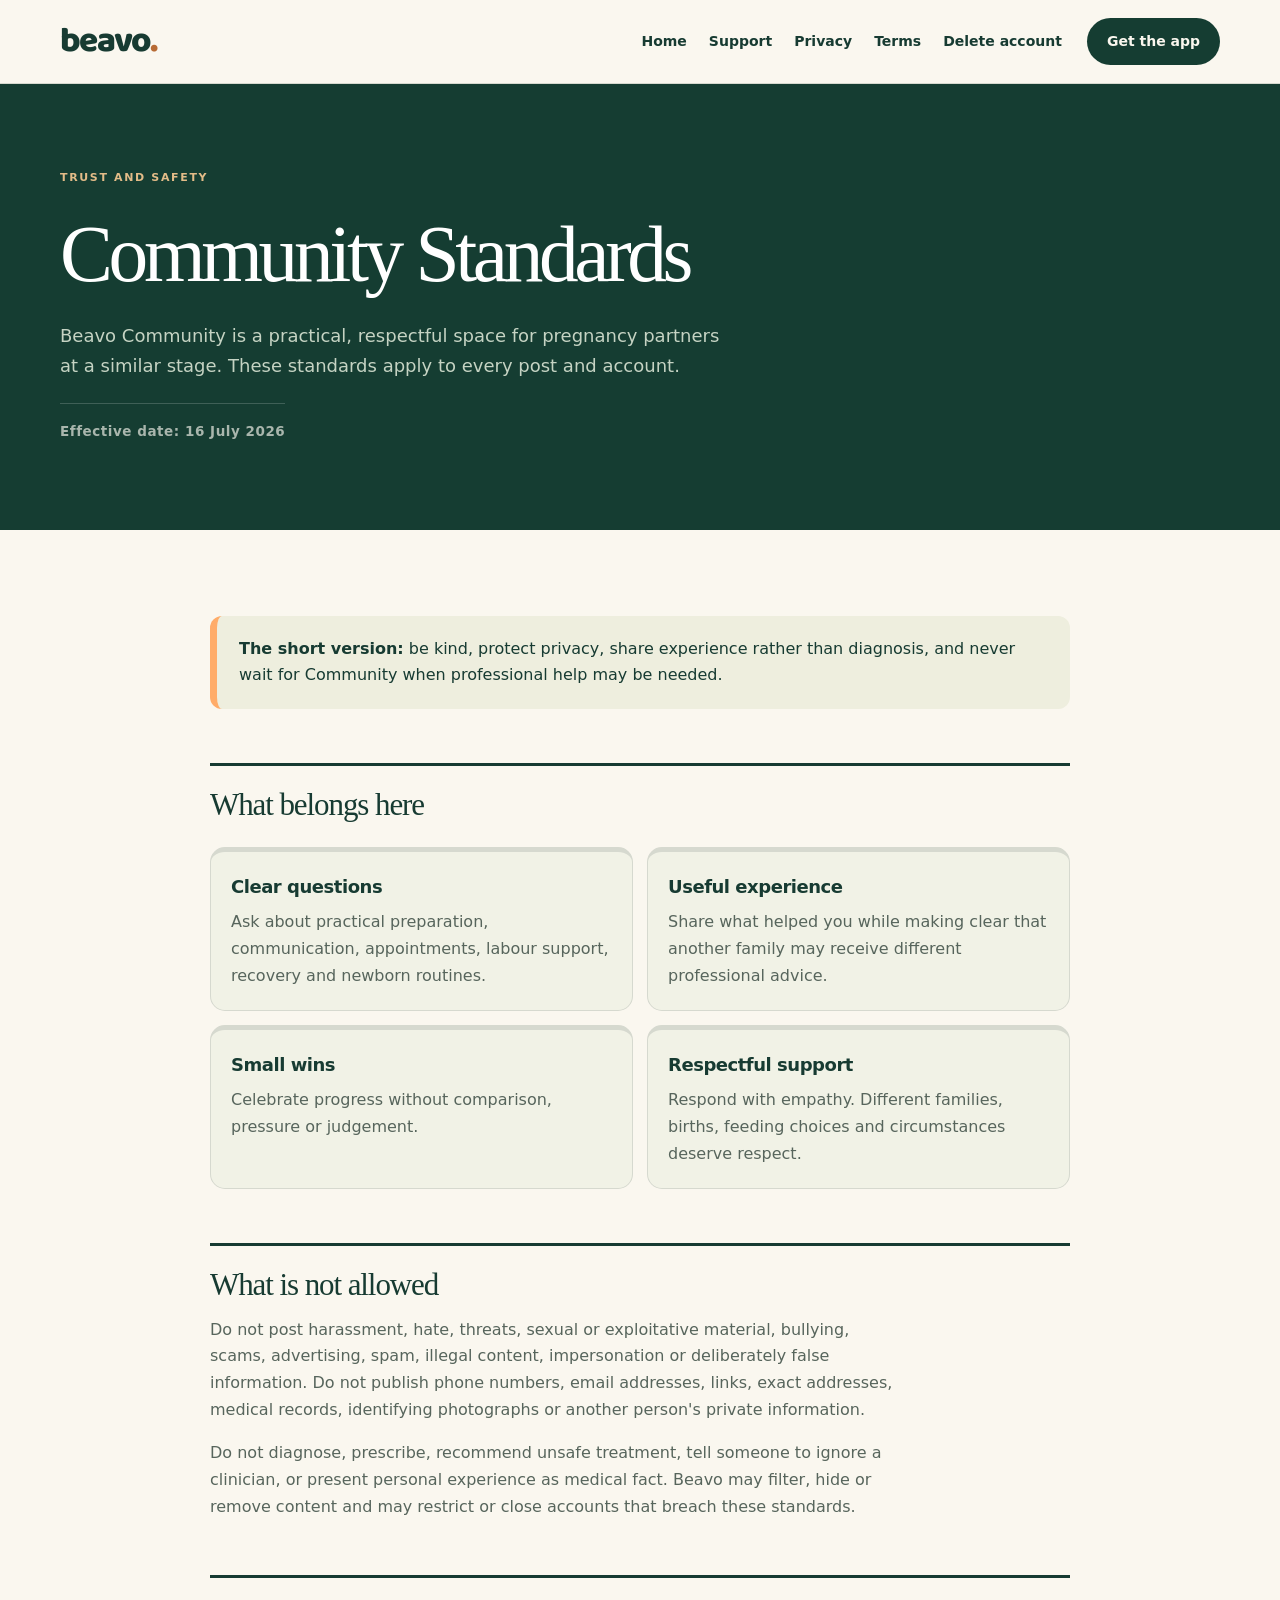
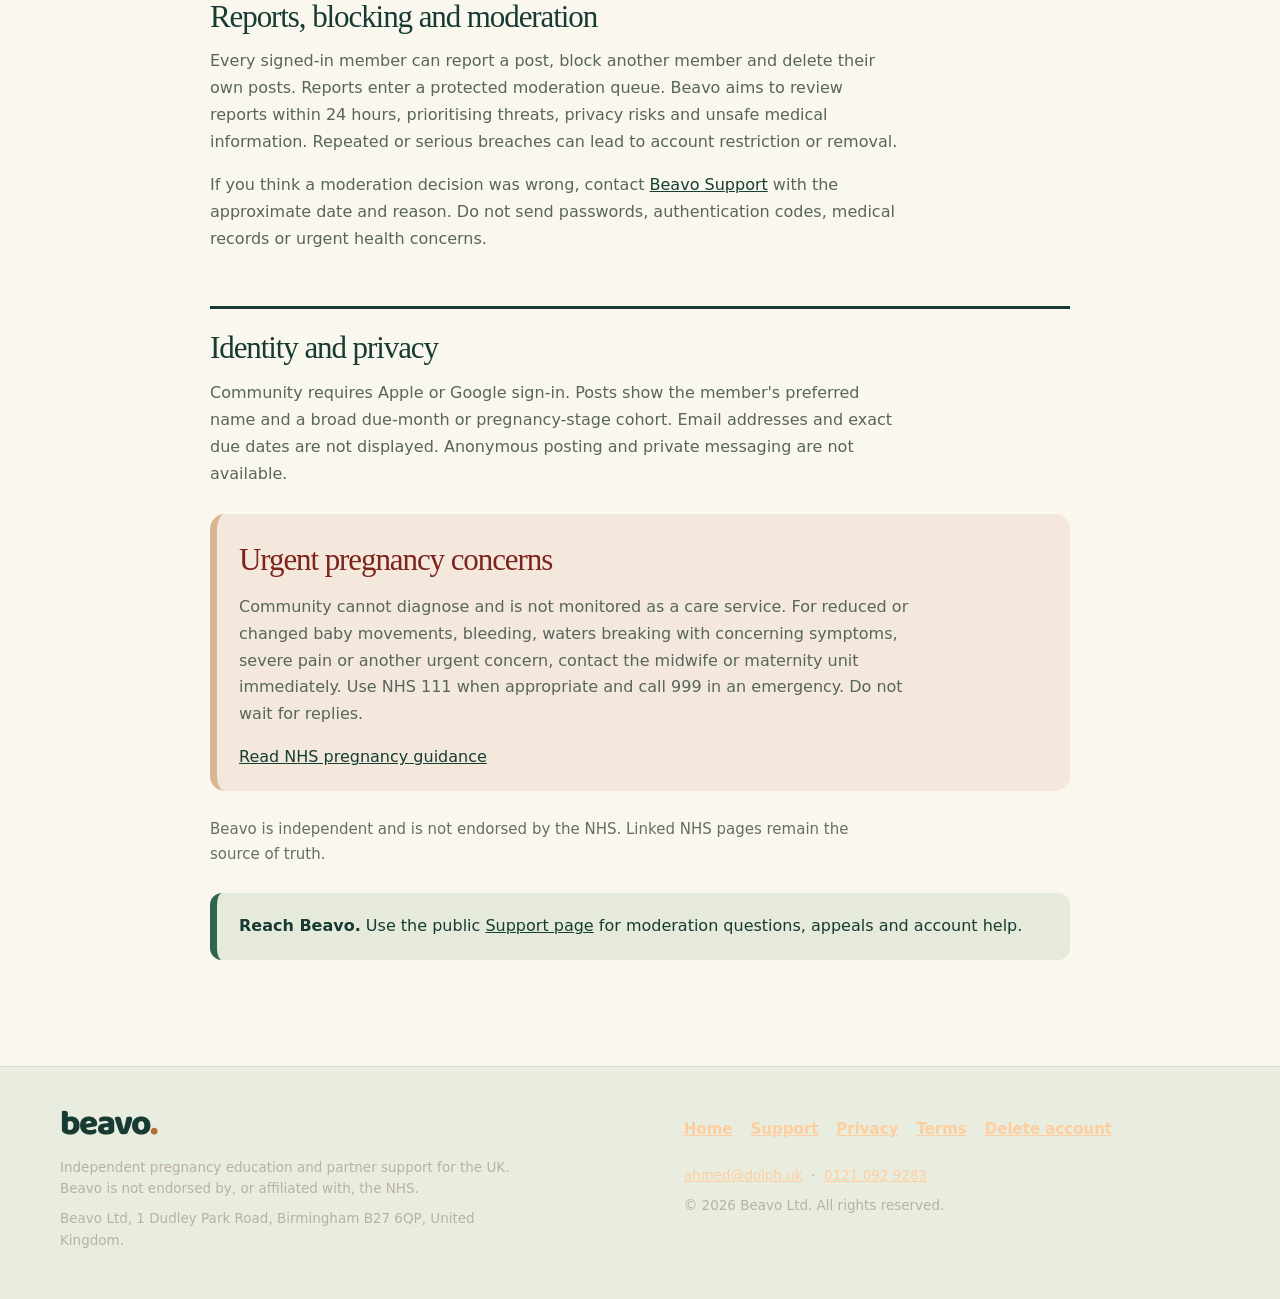
<file: community-standards.html>
<!doctype html>
<html lang="en-GB">
<head>
  <meta charset="utf-8">
  <meta name="viewport" content="width=device-width, initial-scale=1">
  <meta name="description" content="Beavo Community Standards covering safety, privacy, reporting, blocking and moderation.">
  <meta name="theme-color" content="#17231e">
  <link rel="icon" href="assets/icon.webp">
  <title>Community Standards | Beavo</title>
  <script>document.documentElement.className+=' js';</script>
  <style>
    /* ============================================================
       BEAVO interior pages. Same design system as index.html, kept
       inline rather than in a shared stylesheet so each page stands
       on its own -- these are the pages an App Store reviewer opens,
       and one failed request should not strip a legal page bare.
       ============================================================ */
    :root{
      --ink:#211c18; --muted:#675f58; --faint:#736a62;
      --paper:#fffdf9; --warm:#fff2e4; --sage:#e7f1eb;
      --green:#2f775f; --green-deep:#1e5644; --orange:#ef7f22; --orange-deep:#a8500a;
      --line:#ddd4ca; --dark:#17231e; --red:#a7352a;
      --pad:clamp(20px,5vw,40px); --maxw:1180px;
      --ease:cubic-bezier(.16,1,.3,1);
    }
    *{box-sizing:border-box}
    html{scroll-behavior:smooth;-webkit-text-size-adjust:100%}
    body{margin:0;background:var(--paper);color:var(--ink);
      font:17px/1.68 system-ui,-apple-system,"Segoe UI",Roboto,sans-serif;
      font-synthesis-weight:none;overflow-x:hidden}
    img{max-width:100%;display:block}
    a{color:var(--green-deep)}
    a:hover{text-decoration-thickness:2px}
    h1,h2,h3{letter-spacing:-.026em;font-weight:900;margin:0}
    .skip{position:absolute;left:-9999px}
    .skip:focus{left:12px;top:12px;z-index:60;background:#fff;padding:12px;border:3px solid var(--ink);border-radius:6px}
    a:focus-visible,button:focus-visible{outline:4px solid var(--orange);outline-offset:4px;border-radius:4px}
    .inner{max-width:var(--maxw);margin:auto;padding-inline:var(--pad)}

    /* ---------- header ---------- */
    header{position:sticky;top:0;z-index:40;background:rgba(255,253,249,.92);
      backdrop-filter:blur(14px);-webkit-backdrop-filter:blur(14px);border-bottom:1px solid var(--line)}
    .nav{max-width:var(--maxw);margin:auto;min-height:70px;padding:10px var(--pad);
      display:flex;align-items:center;gap:24px}
    .brand{color:var(--ink);font-size:25px;font-weight:950;text-decoration:none;letter-spacing:-.03em;
      display:inline-flex;align-items:center;margin-right:auto}
    .brand i{width:9px;height:27px;background:var(--orange);margin-right:11px;display:inline-block;
      transform-origin:50% 100%;transition:transform .5s var(--ease)}
    .brand:hover i{transform:scaleY(1.22)}
    .links{display:flex;gap:22px;align-items:center;order:2}
    .links a{color:var(--ink);font-size:14px;font-weight:800;text-decoration:none;transition:opacity .2s}
    .links a:hover{opacity:.62}
    .cta{order:3;flex:none;background:var(--orange);color:#211c18;padding:10px 16px;border-radius:999px;
      min-height:44px;display:inline-flex;align-items:center;font-size:14px;font-weight:800;text-decoration:none}
    .cta:hover{background:var(--orange-deep);color:#fff}

    /* ---------- page hero ---------- */
    .phero{background:var(--dark);color:#fff;padding:clamp(56px,9vh,104px) 0 clamp(48px,7vh,80px);position:relative;overflow:hidden}
    .phero:before{content:"";position:absolute;width:52vw;height:52vw;border-radius:50%;filter:blur(80px);
      background:#2f775f;opacity:.34;right:-14vw;top:-24vw;pointer-events:none}
    .phero .inner{position:relative}
    .phero .eyebrow{font-size:12.5px;font-weight:900;letter-spacing:.19em;text-transform:uppercase;color:#ffce9e}
    .phero h1{font-size:clamp(38px,7vw,80px);line-height:1.0;margin:12px 0 0;max-width:16ch}
    .phero .lead{font-size:clamp(18px,2.1vw,22px);color:#ded7cf;max-width:62ch;margin:20px 0 0}
    .phero .stamp{margin:22px 0 0;font-size:13.5px;font-weight:800;letter-spacing:.04em;color:#a9b6ad;
      border-top:1px solid rgba(255,255,255,.18);padding-top:16px;display:inline-block}

    /* ---------- prose ---------- */
    .prose{max-width:820px;margin:auto;padding:clamp(44px,7vh,76px) var(--pad) clamp(64px,10vh,104px)}
    .prose>h2{font-size:clamp(25px,3.3vw,36px);line-height:1.12;margin:clamp(40px,6vh,62px) 0 14px;
      padding-top:22px;border-top:3px solid var(--ink)}
    .prose>h2:first-child{margin-top:0;padding-top:0;border-top:0}
    .prose h3{font-size:19px;margin:26px 0 6px}
    .prose p{margin:0 0 16px;max-width:68ch}
    .prose ul{padding-left:22px;margin:0 0 16px}
    .prose li{margin:8px 0}

    /* ---------- callouts ---------- */
    .note,.alert,.good{border-radius:12px;padding:20px 22px;margin:26px 0}
    .note p:last-child,.alert p:last-child,.good p:last-child{margin-bottom:0}
    .note{background:var(--warm);border-left:7px solid var(--orange)}
    .alert{background:#fff1ef;border-left:7px solid var(--red)}
    .alert h2{color:#7d231c;font-size:22px;margin:0 0 8px;border:0;padding:0}
    .good{background:var(--sage);border-left:7px solid var(--green)}

    /* ---------- cards ---------- */
    .cards{display:grid;grid-template-columns:1fr 1fr;gap:14px;margin:24px 0}
    .card{background:#fff;border:1px solid var(--line);border-top:5px solid var(--green);
      border-radius:10px;padding:20px}
    .card:nth-child(even){border-top-color:var(--orange)}
    .card h3{margin:0 0 7px;font-size:18px}
    .card p{margin:0;color:var(--muted);font-size:16px}
    .card ul{margin:0;padding-left:20px;color:var(--muted);font-size:16px}

    /* ---------- steps ---------- */
    .steps{counter-reset:step;display:grid;gap:12px;margin:26px 0}
    .step{counter-increment:step;background:#fff;border:1px solid var(--line);border-radius:10px;
      padding:18px 20px 18px 74px;position:relative}
    .step:before{content:counter(step);position:absolute;left:20px;top:17px;width:38px;height:38px;
      border-radius:50%;display:grid;place-items:center;background:var(--green);color:#fff;font-weight:900;font-size:17px}
    .step h3{margin:0 0 3px;font-size:18px}
    .step p{margin:0;color:var(--muted);font-size:16px}

    /* ---------- table ---------- */
    .tablewrap{overflow-x:auto;margin:22px 0}
    table{width:100%;border-collapse:collapse;min-width:560px}
    th,td{text-align:left;vertical-align:top;border-bottom:1px solid var(--line);padding:13px 10px;font-size:16px}
    th{background:var(--sage);font-size:13px;letter-spacing:.08em;text-transform:uppercase}
    td:first-child{font-weight:700}

    /* ---------- contact strip ---------- */
    .contactgrid{display:grid;grid-template-columns:repeat(3,1fr);gap:16px;margin:24px 0}
    .contactgrid div{border-top:5px solid var(--orange);padding-top:14px}
    .contactgrid h3{margin:0 0 5px;font-size:13px;letter-spacing:.12em;text-transform:uppercase;color:var(--faint)}
    .contactgrid p{margin:0;font-size:17px;font-weight:700}
    .contactgrid a{margin:0;font-size:17px;font-weight:700;min-height:44px;display:inline-flex;align-items:center}

    /* ---------- footer ---------- */
    footer{background:#141210;color:#eee7df;padding:clamp(44px,6vh,64px) 0 40px}
    footer a{color:#ffce9e}
    .footer-grid{max-width:var(--maxw);margin:auto;padding-inline:var(--pad);
      display:grid;grid-template-columns:1.1fr 1fr;gap:34px}
    .footer-links{display:flex;gap:18px;flex-wrap:wrap;margin-bottom:14px}
    .footer-links a{font-weight:800;font-size:15px;min-height:44px;display:inline-flex;align-items:center}
    .small{font-size:13.5px;color:#b9b0a7;line-height:1.6;margin:0 0 8px;max-width:56ch}
    footer .brand{color:#fff}

    /* ---------- reveal, gated on .js so nothing is ever hidden ---------- */
    .js .rv{opacity:0;transform:translateY(24px);transition:opacity .7s var(--ease),transform .7s var(--ease)}
    .js .rv.in{opacity:1;transform:none}

    @media(max-width:820px){
      .cards,.contactgrid,.footer-grid{grid-template-columns:1fr}
    }
    @media(max-width:680px){
      /* Two rows on a phone: brand and the button, then the links as a
         scrollable strip. Hiding them outright left the header with no
         navigation in it -- on these pages, no way back to the others. */
      .nav{flex-wrap:wrap;row-gap:0;padding-bottom:0;gap:12px}
      .cta{order:2}                      /* stays on row one, beside the brand */
      .links{order:3;width:100%;gap:0;overflow-x:auto;scrollbar-width:none;
        margin:0 calc(var(--pad)*-1);padding:0 calc(var(--pad) - 8px);border-top:1px solid var(--line)}
      .links::-webkit-scrollbar{display:none}
      .links a{flex:none;min-height:46px;display:inline-flex;align-items:center;padding:0 8px;font-size:13px;white-space:nowrap}
      .step{padding:16px 16px 16px 64px}
      .step:before{left:14px;width:34px;height:34px}
    }
    @media(prefers-reduced-motion:reduce){
      html{scroll-behavior:auto}
      .phero:before{display:none}
      .js .rv{opacity:1;transform:none;transition:none}
    }
    @media print{header{position:static}.phero{background:#fff;color:#000}.phero h1{color:#000}}
  </style>
  <link rel="stylesheet" href="interior.css">
</head>
<body>
  <a class="skip" href="#main">Skip to content</a>
  <header>
    <nav class="nav" aria-label="Main navigation">
      <a class="brand" href="index.html"><i aria-hidden="true"></i>BEAVO</a>
      <div class="links"><a href="index.html">Home</a><a href="support.html">Support</a><a href="privacy.html">Privacy</a><a href="terms.html">Terms</a><a href="account-deletion.html">Delete account</a></div>
      <a class="cta" href="https://apps.apple.com/gb/app/id6791195741">Get the app</a>
    </nav>
  </header>
  <main id="main">
    <section class="phero">
      <div class="inner">
        <div class="eyebrow">Trust and safety</div>
        <h1>Community Standards</h1>
        <p class="lead">Beavo Community is a practical, respectful space for pregnancy partners at a similar stage. These standards apply to every post and account.</p>
        <p class="stamp">Effective date: 16 July 2026</p>
      </div>
    </section>
    <article class="prose">
      <div class="note rv"><strong>The short version:</strong> be kind, protect privacy, share experience rather than diagnosis, and never wait for Community when professional help may be needed.</div>

      <h2 class="rv">What belongs here</h2>
      <div class="cards rv">
        <section class="card"><h3>Clear questions</h3><p>Ask about practical preparation, communication, appointments, labour support, recovery and newborn routines.</p></section>
        <section class="card"><h3>Useful experience</h3><p>Share what helped you while making clear that another family may receive different professional advice.</p></section>
        <section class="card"><h3>Small wins</h3><p>Celebrate progress without comparison, pressure or judgement.</p></section>
        <section class="card"><h3>Respectful support</h3><p>Respond with empathy. Different families, births, feeding choices and circumstances deserve respect.</p></section>
      </div>

      <h2 class="rv">What is not allowed</h2>
      <p class="rv">Do not post harassment, hate, threats, sexual or exploitative material, bullying, scams, advertising, spam, illegal content, impersonation or deliberately false information. Do not publish phone numbers, email addresses, links, exact addresses, medical records, identifying photographs or another person's private information.</p>
      <p class="rv">Do not diagnose, prescribe, recommend unsafe treatment, tell someone to ignore a clinician, or present personal experience as medical fact. Beavo may filter, hide or remove content and may restrict or close accounts that breach these standards.</p>

      <h2 class="rv">Reports, blocking and moderation</h2>
      <p class="rv">Every signed-in member can report a post, block another member and delete their own posts. Reports enter a protected moderation queue. Beavo aims to review reports within 24 hours, prioritising threats, privacy risks and unsafe medical information. Repeated or serious breaches can lead to account restriction or removal.</p>
      <p class="rv">If you think a moderation decision was wrong, contact <a href="support.html">Beavo Support</a> with the approximate date and reason. Do not send passwords, authentication codes, medical records or urgent health concerns.</p>

      <h2 class="rv">Identity and privacy</h2>
      <p class="rv">Community requires Apple or Google sign-in. Posts show the member's preferred name and a broad due-month or pregnancy-stage cohort. Email addresses and exact due dates are not displayed. Anonymous posting and private messaging are not available.</p>

      <div class="alert rv">
        <h2>Urgent pregnancy concerns</h2>
        <p>Community cannot diagnose and is not monitored as a care service. For reduced or changed baby movements, bleeding, waters breaking with concerning symptoms, severe pain or another urgent concern, contact the midwife or maternity unit immediately. Use NHS 111 when appropriate and call 999 in an emergency. Do not wait for replies.</p>
        <p><a href="https://www.nhs.uk/pregnancy/">Read NHS pregnancy guidance</a></p>
      </div>

      <p class="rv" style="color:var(--faint);font-size:15px">Beavo is independent and is not endorsed by the NHS. Linked NHS pages remain the source of truth.</p>

      <div class="good rv"><strong>Reach Beavo.</strong> Use the public <a href="support.html">Support page</a> for moderation questions, appeals and account help.</div>
    </article>
  </main>
  <footer>
    <div class="footer-grid">
      <div>
        <a class="brand" href="index.html"><i aria-hidden="true"></i>BEAVO</a>
        <p class="small" style="margin-top:14px">Independent pregnancy education and partner support for the UK. Beavo is not endorsed by, or affiliated with, the NHS.</p>
        <p class="small">Beavo Ltd, 1 Dudley Park Road, Birmingham B27 6QP, United Kingdom.</p>
      </div>
      <div>
        <div class="footer-links"><a href="index.html">Home</a><a href="support.html">Support</a><a href="privacy.html">Privacy</a><a href="terms.html">Terms</a><a href="account-deletion.html">Delete account</a></div>
        <p class="small"><a href="mailto:ahmed@dolph.uk">ahmed@dolph.uk</a> &nbsp;·&nbsp; <a href="tel:+441210929283">0121 092 9283</a></p>
        <p class="small">&copy; 2026 Beavo Ltd. All rights reserved.</p>
      </div>
    </div>
  </footer>

<script>
(function(){
  var reduce = window.matchMedia && window.matchMedia('(prefers-reduced-motion: reduce)').matches;
  var items = Array.prototype.slice.call(document.querySelectorAll('.rv'));
  if(reduce){ items.forEach(function(el){ el.classList.add('in'); }); return; }
  var ticking = false;
  function pass(){
    ticking = false;
    var vh = window.innerHeight;
    for(var i = items.length - 1; i >= 0; i--){
      if(items[i].getBoundingClientRect().top < vh * 0.92){
        items[i].classList.add('in');
        items.splice(i, 1);
      }
    }
  }
  function onScroll(){ if(!ticking && items.length){ ticking = true; requestAnimationFrame(pass); } }
  window.addEventListener('scroll', onScroll, {passive:true});
  window.addEventListener('resize', onScroll);
  pass();
})();
</script>

</body>
</html>
</file>
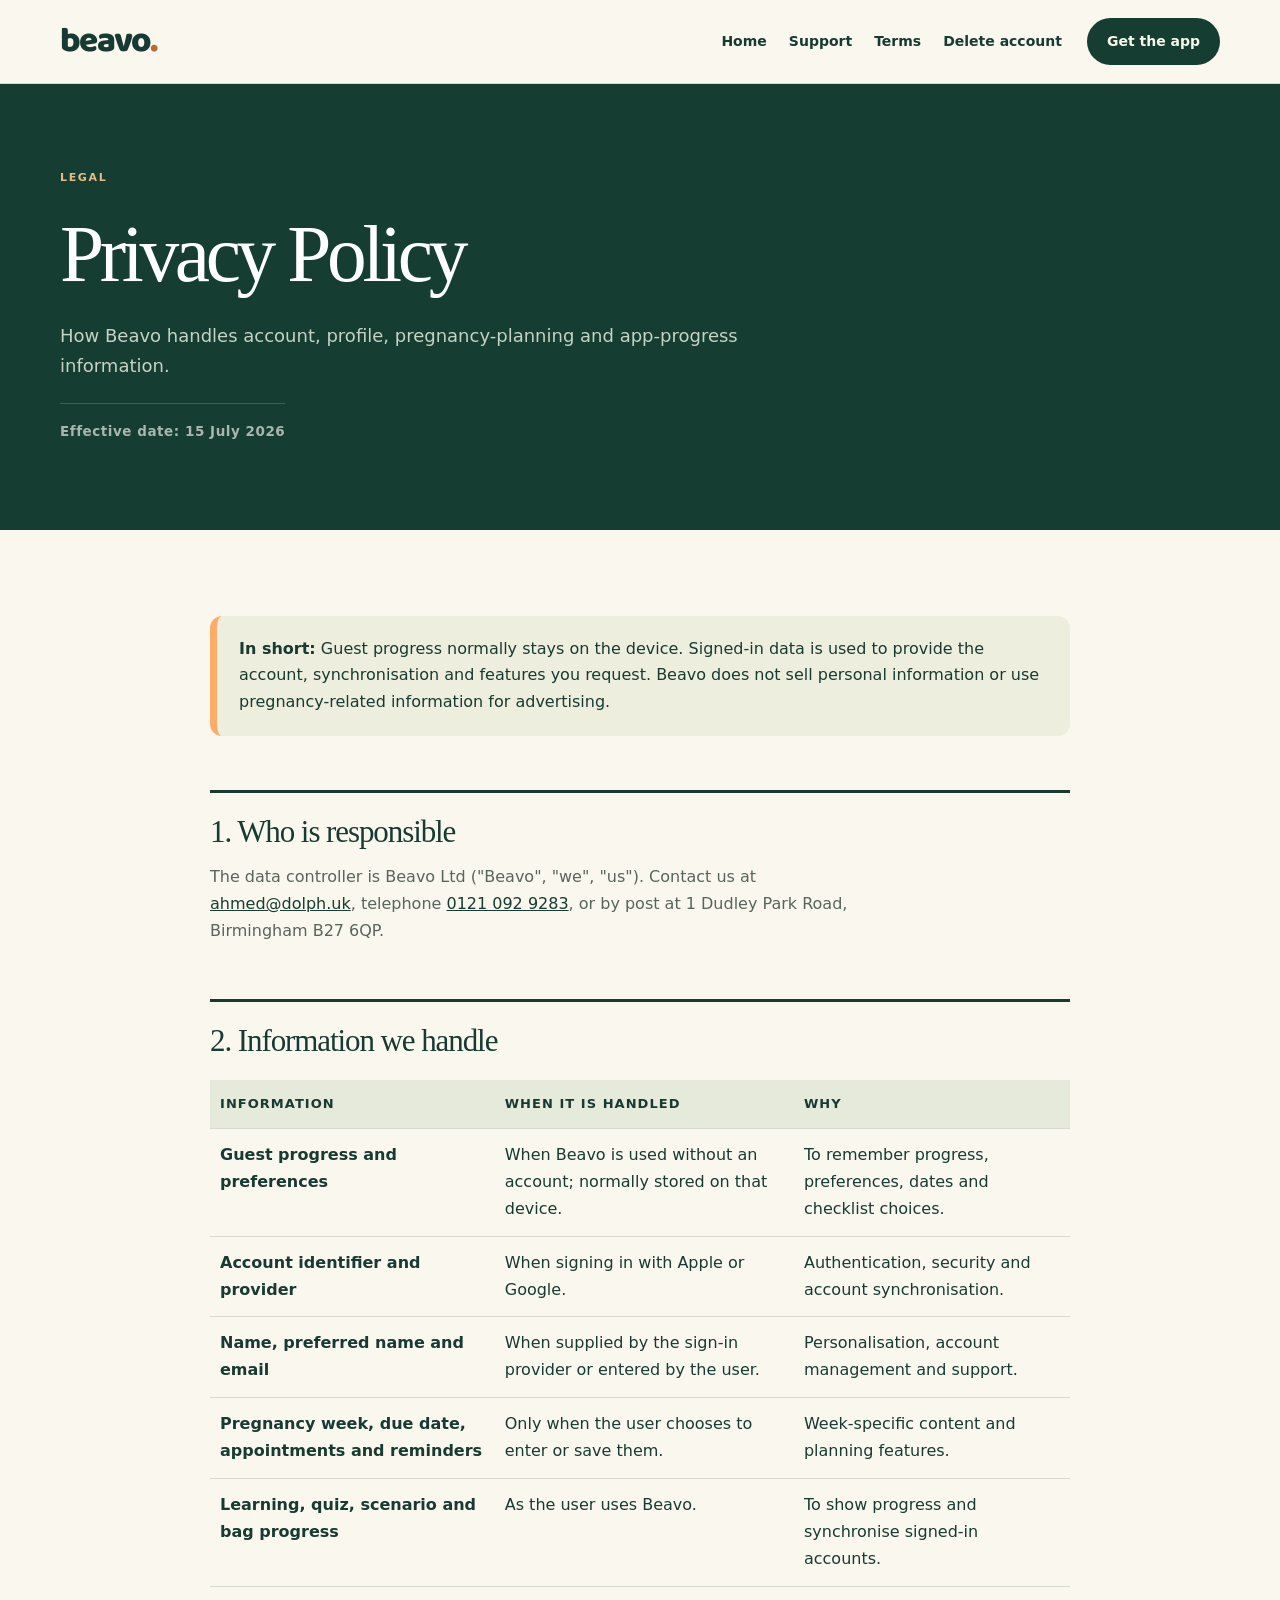
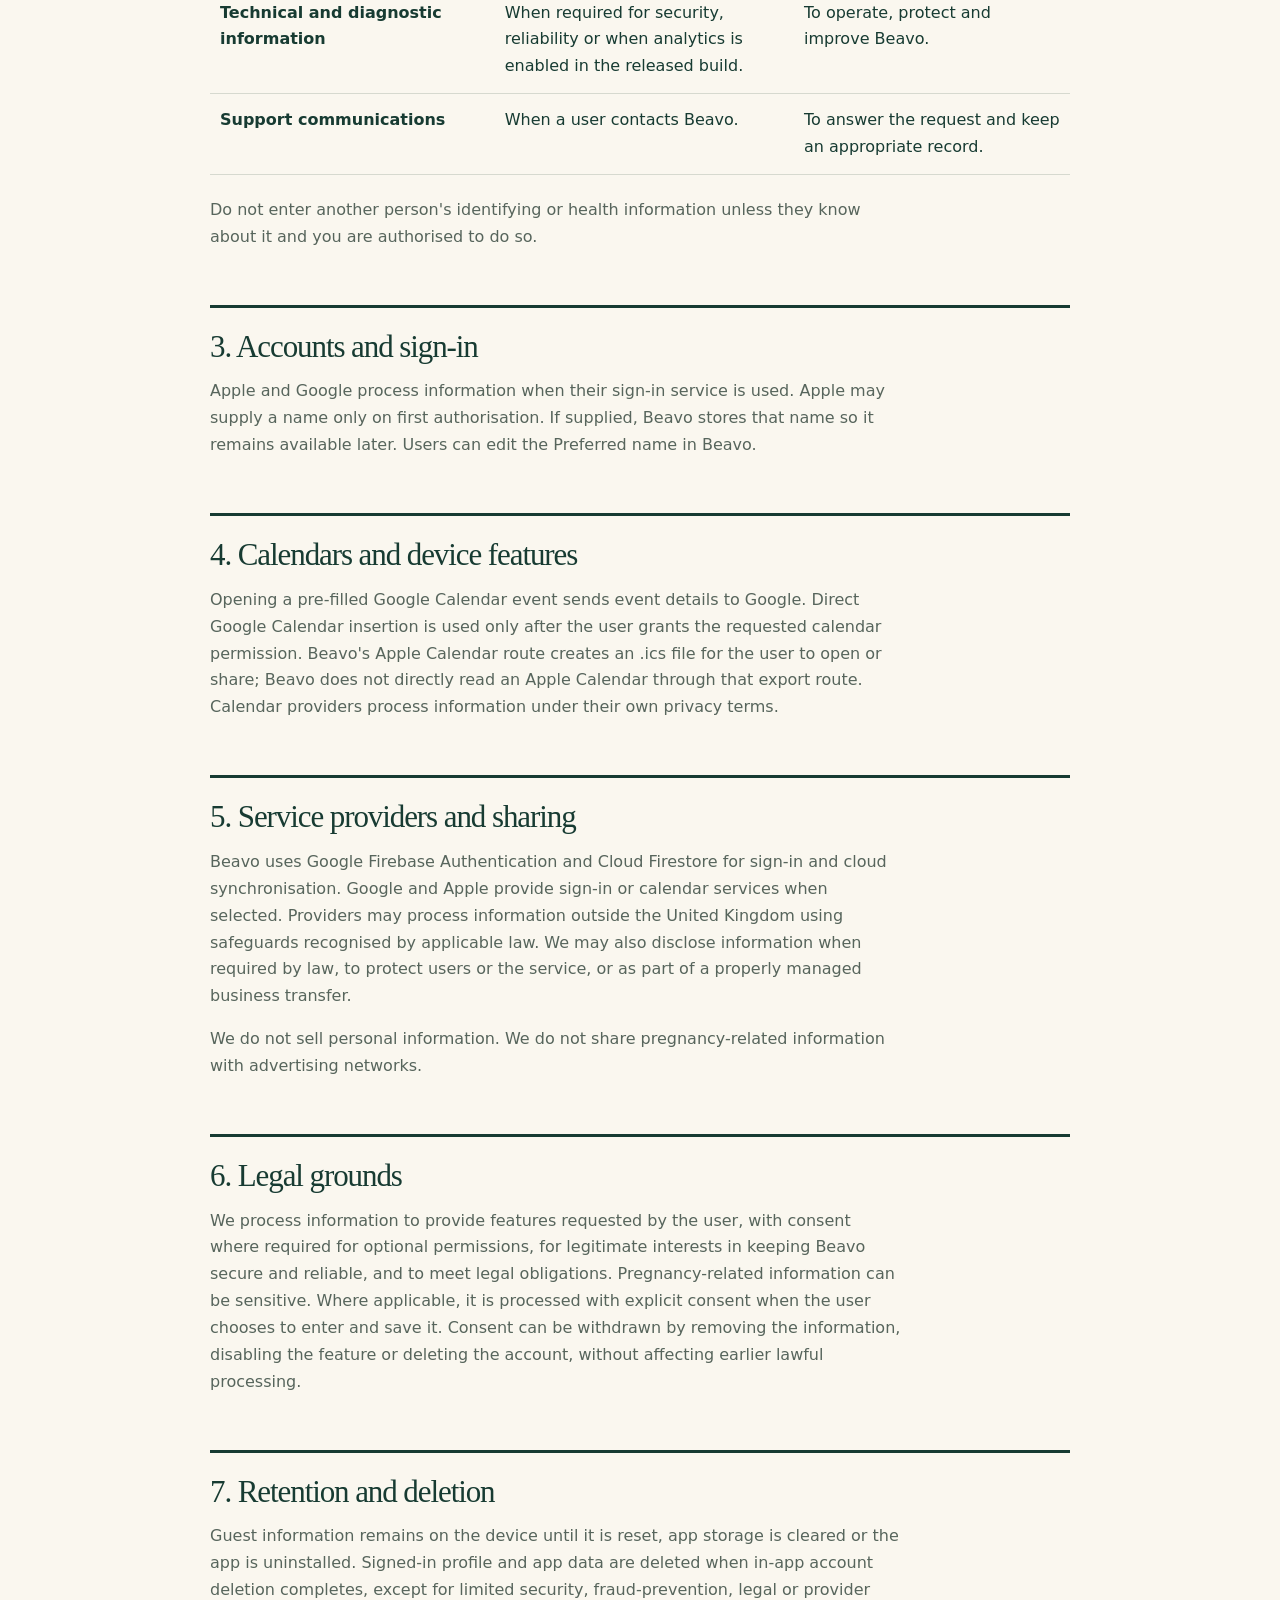
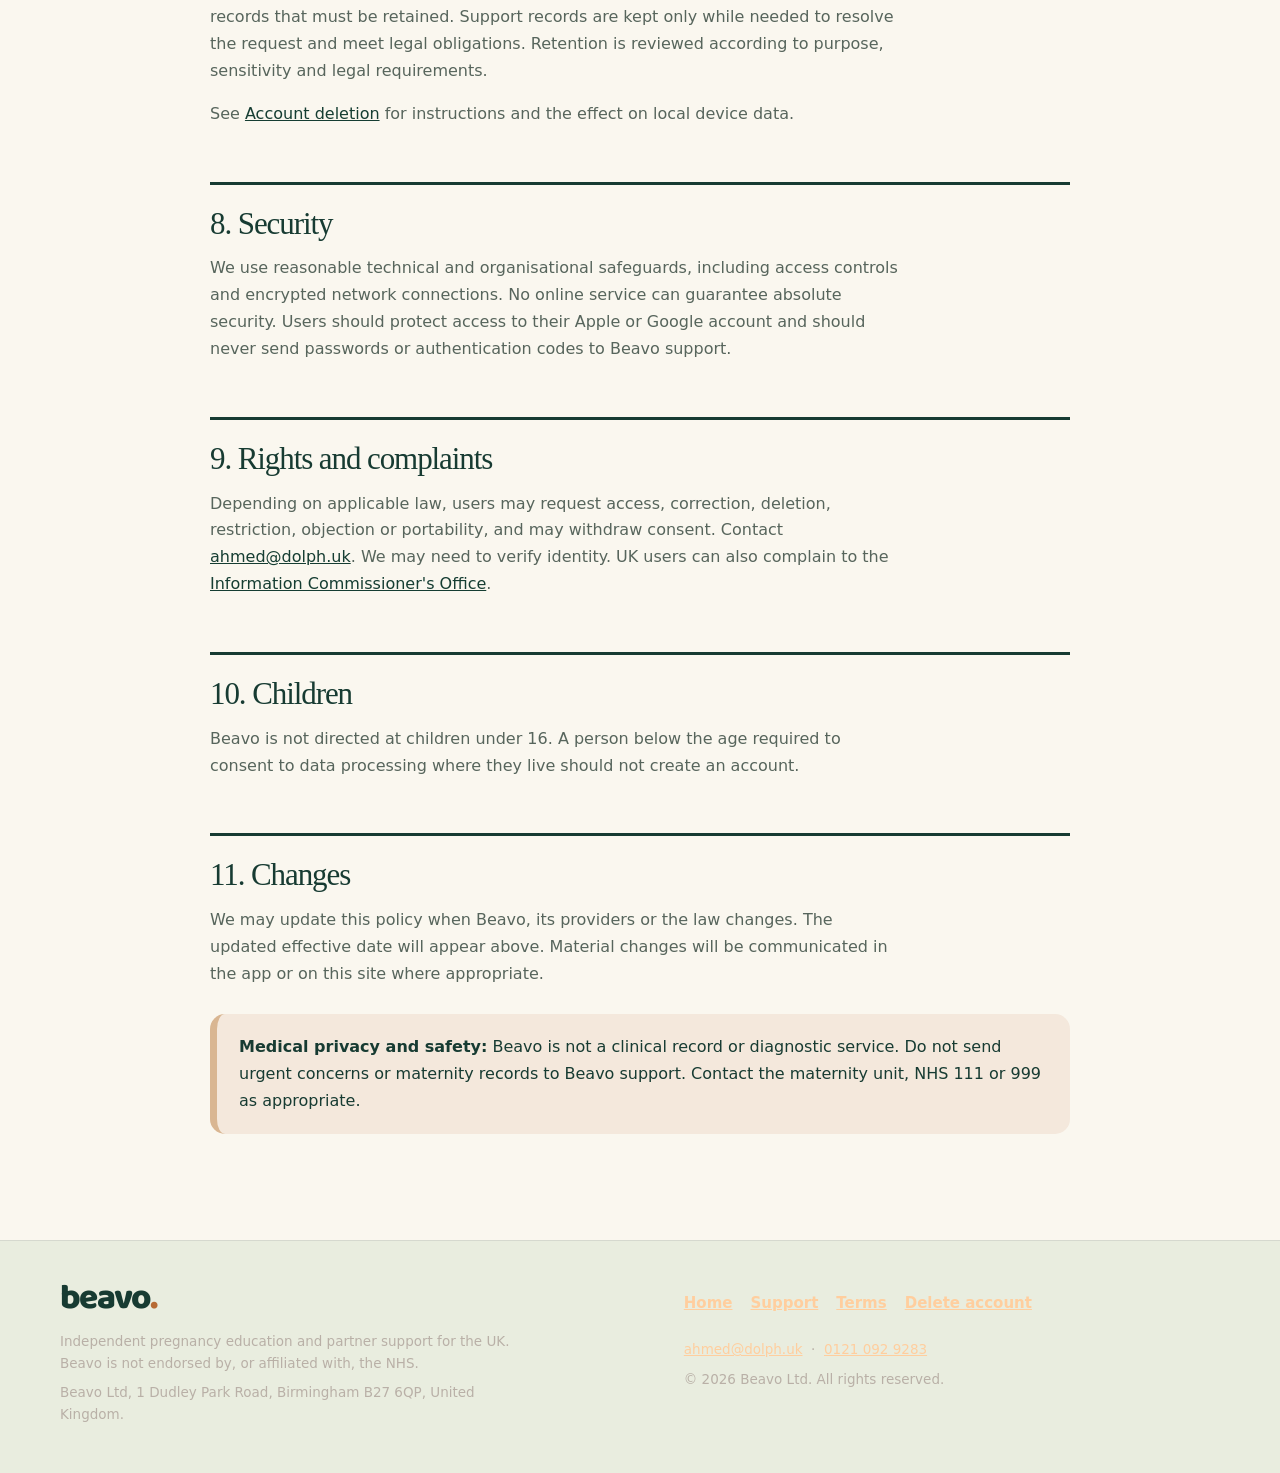
<file: privacy.html>
<!doctype html>
<html lang="en-GB">
<head>
  <meta charset="utf-8">
  <meta name="viewport" content="width=device-width, initial-scale=1">
  <meta name="description" content="Beavo privacy policy explaining guest storage, account data, Firebase, sign-in, calendars and account deletion.">
  <meta name="theme-color" content="#17231e">
  <link rel="icon" href="assets/icon.webp">
  <title>Beavo Privacy Policy</title>
  <script>document.documentElement.className+=' js';</script>
  <style>
    /* ============================================================
       BEAVO interior pages. Same design system as index.html, kept
       inline rather than in a shared stylesheet so each page stands
       on its own -- these are the pages an App Store reviewer opens,
       and one failed request should not strip a legal page bare.
       ============================================================ */
    :root{
      --ink:#211c18; --muted:#675f58; --faint:#736a62;
      --paper:#fffdf9; --warm:#fff2e4; --sage:#e7f1eb;
      --green:#2f775f; --green-deep:#1e5644; --orange:#ef7f22; --orange-deep:#a8500a;
      --line:#ddd4ca; --dark:#17231e; --red:#a7352a;
      --pad:clamp(20px,5vw,40px); --maxw:1180px;
      --ease:cubic-bezier(.16,1,.3,1);
    }
    *{box-sizing:border-box}
    html{scroll-behavior:smooth;-webkit-text-size-adjust:100%}
    body{margin:0;background:var(--paper);color:var(--ink);
      font:17px/1.68 system-ui,-apple-system,"Segoe UI",Roboto,sans-serif;
      font-synthesis-weight:none;overflow-x:hidden}
    img{max-width:100%;display:block}
    a{color:var(--green-deep)}
    a:hover{text-decoration-thickness:2px}
    h1,h2,h3{letter-spacing:-.026em;font-weight:900;margin:0}
    .skip{position:absolute;left:-9999px}
    .skip:focus{left:12px;top:12px;z-index:60;background:#fff;padding:12px;border:3px solid var(--ink);border-radius:6px}
    a:focus-visible,button:focus-visible{outline:4px solid var(--orange);outline-offset:4px;border-radius:4px}
    .inner{max-width:var(--maxw);margin:auto;padding-inline:var(--pad)}

    /* ---------- header ---------- */
    header{position:sticky;top:0;z-index:40;background:rgba(255,253,249,.92);
      backdrop-filter:blur(14px);-webkit-backdrop-filter:blur(14px);border-bottom:1px solid var(--line)}
    .nav{max-width:var(--maxw);margin:auto;min-height:70px;padding:10px var(--pad);
      display:flex;align-items:center;gap:24px}
    .brand{color:var(--ink);font-size:25px;font-weight:950;text-decoration:none;letter-spacing:-.03em;
      display:inline-flex;align-items:center;margin-right:auto}
    .brand i{width:9px;height:27px;background:var(--orange);margin-right:11px;display:inline-block;
      transform-origin:50% 100%;transition:transform .5s var(--ease)}
    .brand:hover i{transform:scaleY(1.22)}
    .links{display:flex;gap:22px;align-items:center;order:2}
    .links a{color:var(--ink);font-size:14px;font-weight:800;text-decoration:none;transition:opacity .2s}
    .links a:hover{opacity:.62}
    .cta{order:3;flex:none;background:var(--orange);color:#211c18;padding:10px 16px;border-radius:999px;
      min-height:44px;display:inline-flex;align-items:center;font-size:14px;font-weight:800;text-decoration:none}
    .cta:hover{background:var(--orange-deep);color:#fff}

    /* ---------- page hero ---------- */
    .phero{background:var(--dark);color:#fff;padding:clamp(56px,9vh,104px) 0 clamp(48px,7vh,80px);position:relative;overflow:hidden}
    .phero:before{content:"";position:absolute;width:52vw;height:52vw;border-radius:50%;filter:blur(80px);
      background:#2f775f;opacity:.34;right:-14vw;top:-24vw;pointer-events:none}
    .phero .inner{position:relative}
    .phero .eyebrow{font-size:12.5px;font-weight:900;letter-spacing:.19em;text-transform:uppercase;color:#ffce9e}
    .phero h1{font-size:clamp(38px,7vw,80px);line-height:1.0;margin:12px 0 0;max-width:16ch}
    .phero .lead{font-size:clamp(18px,2.1vw,22px);color:#ded7cf;max-width:62ch;margin:20px 0 0}
    .phero .stamp{margin:22px 0 0;font-size:13.5px;font-weight:800;letter-spacing:.04em;color:#a9b6ad;
      border-top:1px solid rgba(255,255,255,.18);padding-top:16px;display:inline-block}

    /* ---------- prose ---------- */
    .prose{max-width:820px;margin:auto;padding:clamp(44px,7vh,76px) var(--pad) clamp(64px,10vh,104px)}
    .prose>h2{font-size:clamp(25px,3.3vw,36px);line-height:1.12;margin:clamp(40px,6vh,62px) 0 14px;
      padding-top:22px;border-top:3px solid var(--ink)}
    .prose>h2:first-child{margin-top:0;padding-top:0;border-top:0}
    .prose h3{font-size:19px;margin:26px 0 6px}
    .prose p{margin:0 0 16px;max-width:68ch}
    .prose ul{padding-left:22px;margin:0 0 16px}
    .prose li{margin:8px 0}

    /* ---------- callouts ---------- */
    .note,.alert,.good{border-radius:12px;padding:20px 22px;margin:26px 0}
    .note p:last-child,.alert p:last-child,.good p:last-child{margin-bottom:0}
    .note{background:var(--warm);border-left:7px solid var(--orange)}
    .alert{background:#fff1ef;border-left:7px solid var(--red)}
    .alert h2{color:#7d231c;font-size:22px;margin:0 0 8px;border:0;padding:0}
    .good{background:var(--sage);border-left:7px solid var(--green)}

    /* ---------- cards ---------- */
    .cards{display:grid;grid-template-columns:1fr 1fr;gap:14px;margin:24px 0}
    .card{background:#fff;border:1px solid var(--line);border-top:5px solid var(--green);
      border-radius:10px;padding:20px}
    .card:nth-child(even){border-top-color:var(--orange)}
    .card h3{margin:0 0 7px;font-size:18px}
    .card p{margin:0;color:var(--muted);font-size:16px}
    .card ul{margin:0;padding-left:20px;color:var(--muted);font-size:16px}

    /* ---------- steps ---------- */
    .steps{counter-reset:step;display:grid;gap:12px;margin:26px 0}
    .step{counter-increment:step;background:#fff;border:1px solid var(--line);border-radius:10px;
      padding:18px 20px 18px 74px;position:relative}
    .step:before{content:counter(step);position:absolute;left:20px;top:17px;width:38px;height:38px;
      border-radius:50%;display:grid;place-items:center;background:var(--green);color:#fff;font-weight:900;font-size:17px}
    .step h3{margin:0 0 3px;font-size:18px}
    .step p{margin:0;color:var(--muted);font-size:16px}

    /* ---------- table ---------- */
    .tablewrap{overflow-x:auto;margin:22px 0}
    table{width:100%;border-collapse:collapse;min-width:560px}
    th,td{text-align:left;vertical-align:top;border-bottom:1px solid var(--line);padding:13px 10px;font-size:16px}
    th{background:var(--sage);font-size:13px;letter-spacing:.08em;text-transform:uppercase}
    td:first-child{font-weight:700}

    /* ---------- contact strip ---------- */
    .contactgrid{display:grid;grid-template-columns:repeat(3,1fr);gap:16px;margin:24px 0}
    .contactgrid div{border-top:5px solid var(--orange);padding-top:14px}
    .contactgrid h3{margin:0 0 5px;font-size:13px;letter-spacing:.12em;text-transform:uppercase;color:var(--faint)}
    .contactgrid p{margin:0;font-size:17px;font-weight:700}
    .contactgrid a{margin:0;font-size:17px;font-weight:700;min-height:44px;display:inline-flex;align-items:center}

    /* ---------- footer ---------- */
    footer{background:#141210;color:#eee7df;padding:clamp(44px,6vh,64px) 0 40px}
    footer a{color:#ffce9e}
    .footer-grid{max-width:var(--maxw);margin:auto;padding-inline:var(--pad);
      display:grid;grid-template-columns:1.1fr 1fr;gap:34px}
    .footer-links{display:flex;gap:18px;flex-wrap:wrap;margin-bottom:14px}
    .footer-links a{font-weight:800;font-size:15px;min-height:44px;display:inline-flex;align-items:center}
    .small{font-size:13.5px;color:#b9b0a7;line-height:1.6;margin:0 0 8px;max-width:56ch}
    footer .brand{color:#fff}

    /* ---------- reveal, gated on .js so nothing is ever hidden ---------- */
    .js .rv{opacity:0;transform:translateY(24px);transition:opacity .7s var(--ease),transform .7s var(--ease)}
    .js .rv.in{opacity:1;transform:none}

    @media(max-width:820px){
      .cards,.contactgrid,.footer-grid{grid-template-columns:1fr}
    }
    @media(max-width:680px){
      /* Two rows on a phone: brand and the button, then the links as a
         scrollable strip. Hiding them outright left the header with no
         navigation in it -- on these pages, no way back to the others. */
      .nav{flex-wrap:wrap;row-gap:0;padding-bottom:0;gap:12px}
      .cta{order:2}                      /* stays on row one, beside the brand */
      .links{order:3;width:100%;gap:0;overflow-x:auto;scrollbar-width:none;
        margin:0 calc(var(--pad)*-1);padding:0 calc(var(--pad) - 8px);border-top:1px solid var(--line)}
      .links::-webkit-scrollbar{display:none}
      .links a{flex:none;min-height:46px;display:inline-flex;align-items:center;padding:0 8px;font-size:13px;white-space:nowrap}
      .step{padding:16px 16px 16px 64px}
      .step:before{left:14px;width:34px;height:34px}
    }
    @media(prefers-reduced-motion:reduce){
      html{scroll-behavior:auto}
      .phero:before{display:none}
      .js .rv{opacity:1;transform:none;transition:none}
    }
    @media print{header{position:static}.phero{background:#fff;color:#000}.phero h1{color:#000}}
  </style>
  <link rel="stylesheet" href="interior.css">
</head>
<body>
  <a class="skip" href="#main">Skip to content</a>
  <header>
    <nav class="nav" aria-label="Main navigation">
      <a class="brand" href="index.html"><i aria-hidden="true"></i>BEAVO</a>
      <div class="links"><a href="index.html">Home</a><a href="support.html">Support</a><a href="terms.html">Terms</a><a href="account-deletion.html">Delete account</a></div>
      <a class="cta" href="https://apps.apple.com/gb/app/id6791195741">Get the app</a>
    </nav>
  </header>
  <main id="main">
    <section class="phero">
      <div class="inner">
        <div class="eyebrow">Legal</div>
        <h1>Privacy Policy</h1>
        <p class="lead">How Beavo handles account, profile, pregnancy-planning and app-progress information.</p>
        <p class="stamp">Effective date: 15 July 2026</p>
      </div>
    </section>
    <article class="prose">
      <div class="note rv"><strong>In short:</strong> Guest progress normally stays on the device. Signed-in data is used to provide the account, synchronisation and features you request. Beavo does not sell personal information or use pregnancy-related information for advertising.</div>

      <h2 class="rv">1. Who is responsible</h2>
      <p class="rv">The data controller is Beavo Ltd ("Beavo", "we", "us"). Contact us at <a href="mailto:ahmed@dolph.uk">ahmed@dolph.uk</a>, telephone <a href="tel:+441210929283">0121 092 9283</a>, or by post at 1 Dudley Park Road, Birmingham B27 6QP.</p>

      <h2 class="rv">2. Information we handle</h2>
      <div class="tablewrap rv"><table>
        <thead><tr><th>Information</th><th>When it is handled</th><th>Why</th></tr></thead>
        <tbody>
          <tr><td>Guest progress and preferences</td><td>When Beavo is used without an account; normally stored on that device.</td><td>To remember progress, preferences, dates and checklist choices.</td></tr>
          <tr><td>Account identifier and provider</td><td>When signing in with Apple or Google.</td><td>Authentication, security and account synchronisation.</td></tr>
          <tr><td>Name, preferred name and email</td><td>When supplied by the sign-in provider or entered by the user.</td><td>Personalisation, account management and support.</td></tr>
          <tr><td>Pregnancy week, due date, appointments and reminders</td><td>Only when the user chooses to enter or save them.</td><td>Week-specific content and planning features.</td></tr>
          <tr><td>Learning, quiz, scenario and bag progress</td><td>As the user uses Beavo.</td><td>To show progress and synchronise signed-in accounts.</td></tr>
          <tr><td>Technical and diagnostic information</td><td>When required for security, reliability or when analytics is enabled in the released build.</td><td>To operate, protect and improve Beavo.</td></tr>
          <tr><td>Support communications</td><td>When a user contacts Beavo.</td><td>To answer the request and keep an appropriate record.</td></tr>
        </tbody>
      </table></div>
      <p class="rv">Do not enter another person's identifying or health information unless they know about it and you are authorised to do so.</p>

      <h2 class="rv">3. Accounts and sign-in</h2>
      <p class="rv">Apple and Google process information when their sign-in service is used. Apple may supply a name only on first authorisation. If supplied, Beavo stores that name so it remains available later. Users can edit the Preferred name in Beavo.</p>

      <h2 class="rv">4. Calendars and device features</h2>
      <p class="rv">Opening a pre-filled Google Calendar event sends event details to Google. Direct Google Calendar insertion is used only after the user grants the requested calendar permission. Beavo's Apple Calendar route creates an .ics file for the user to open or share; Beavo does not directly read an Apple Calendar through that export route. Calendar providers process information under their own privacy terms.</p>

      <h2 class="rv">5. Service providers and sharing</h2>
      <p class="rv">Beavo uses Google Firebase Authentication and Cloud Firestore for sign-in and cloud synchronisation. Google and Apple provide sign-in or calendar services when selected. Providers may process information outside the United Kingdom using safeguards recognised by applicable law. We may also disclose information when required by law, to protect users or the service, or as part of a properly managed business transfer.</p>
      <p class="rv">We do not sell personal information. We do not share pregnancy-related information with advertising networks.</p>

      <h2 class="rv">6. Legal grounds</h2>
      <p class="rv">We process information to provide features requested by the user, with consent where required for optional permissions, for legitimate interests in keeping Beavo secure and reliable, and to meet legal obligations. Pregnancy-related information can be sensitive. Where applicable, it is processed with explicit consent when the user chooses to enter and save it. Consent can be withdrawn by removing the information, disabling the feature or deleting the account, without affecting earlier lawful processing.</p>

      <h2 class="rv">7. Retention and deletion</h2>
      <p class="rv">Guest information remains on the device until it is reset, app storage is cleared or the app is uninstalled. Signed-in profile and app data are deleted when in-app account deletion completes, except for limited security, fraud-prevention, legal or provider records that must be retained. Support records are kept only while needed to resolve the request and meet legal obligations. Retention is reviewed according to purpose, sensitivity and legal requirements.</p>
      <p class="rv">See <a href="account-deletion.html">Account deletion</a> for instructions and the effect on local device data.</p>

      <h2 class="rv">8. Security</h2>
      <p class="rv">We use reasonable technical and organisational safeguards, including access controls and encrypted network connections. No online service can guarantee absolute security. Users should protect access to their Apple or Google account and should never send passwords or authentication codes to Beavo support.</p>

      <h2 class="rv">9. Rights and complaints</h2>
      <p class="rv">Depending on applicable law, users may request access, correction, deletion, restriction, objection or portability, and may withdraw consent. Contact <a href="mailto:ahmed@dolph.uk">ahmed@dolph.uk</a>. We may need to verify identity. UK users can also complain to the <a href="https://ico.org.uk/make-a-complaint/">Information Commissioner's Office</a>.</p>

      <h2 class="rv">10. Children</h2>
      <p class="rv">Beavo is not directed at children under 16. A person below the age required to consent to data processing where they live should not create an account.</p>

      <h2 class="rv">11. Changes</h2>
      <p class="rv">We may update this policy when Beavo, its providers or the law changes. The updated effective date will appear above. Material changes will be communicated in the app or on this site where appropriate.</p>

      <div class="alert rv"><strong>Medical privacy and safety:</strong> Beavo is not a clinical record or diagnostic service. Do not send urgent concerns or maternity records to Beavo support. Contact the maternity unit, NHS 111 or 999 as appropriate.</div>
    </article>
  </main>
  <footer>
    <div class="footer-grid">
      <div>
        <a class="brand" href="index.html"><i aria-hidden="true"></i>BEAVO</a>
        <p class="small" style="margin-top:14px">Independent pregnancy education and partner support for the UK. Beavo is not endorsed by, or affiliated with, the NHS.</p>
        <p class="small">Beavo Ltd, 1 Dudley Park Road, Birmingham B27 6QP, United Kingdom.</p>
      </div>
      <div>
        <div class="footer-links"><a href="index.html">Home</a><a href="support.html">Support</a><a href="terms.html">Terms</a><a href="account-deletion.html">Delete account</a></div>
        <p class="small"><a href="mailto:ahmed@dolph.uk">ahmed@dolph.uk</a> &nbsp;·&nbsp; <a href="tel:+441210929283">0121 092 9283</a></p>
        <p class="small">&copy; 2026 Beavo Ltd. All rights reserved.</p>
      </div>
    </div>
  </footer>

<script>
(function(){
  var reduce = window.matchMedia && window.matchMedia('(prefers-reduced-motion: reduce)').matches;
  var items = Array.prototype.slice.call(document.querySelectorAll('.rv'));
  if(reduce){ items.forEach(function(el){ el.classList.add('in'); }); return; }
  var ticking = false;
  function pass(){
    ticking = false;
    var vh = window.innerHeight;
    for(var i = items.length - 1; i >= 0; i--){
      if(items[i].getBoundingClientRect().top < vh * 0.92){
        items[i].classList.add('in');
        items.splice(i, 1);
      }
    }
  }
  function onScroll(){ if(!ticking && items.length){ ticking = true; requestAnimationFrame(pass); } }
  window.addEventListener('scroll', onScroll, {passive:true});
  window.addEventListener('resize', onScroll);
  pass();
})();
</script>

</body>
</html>
</file>
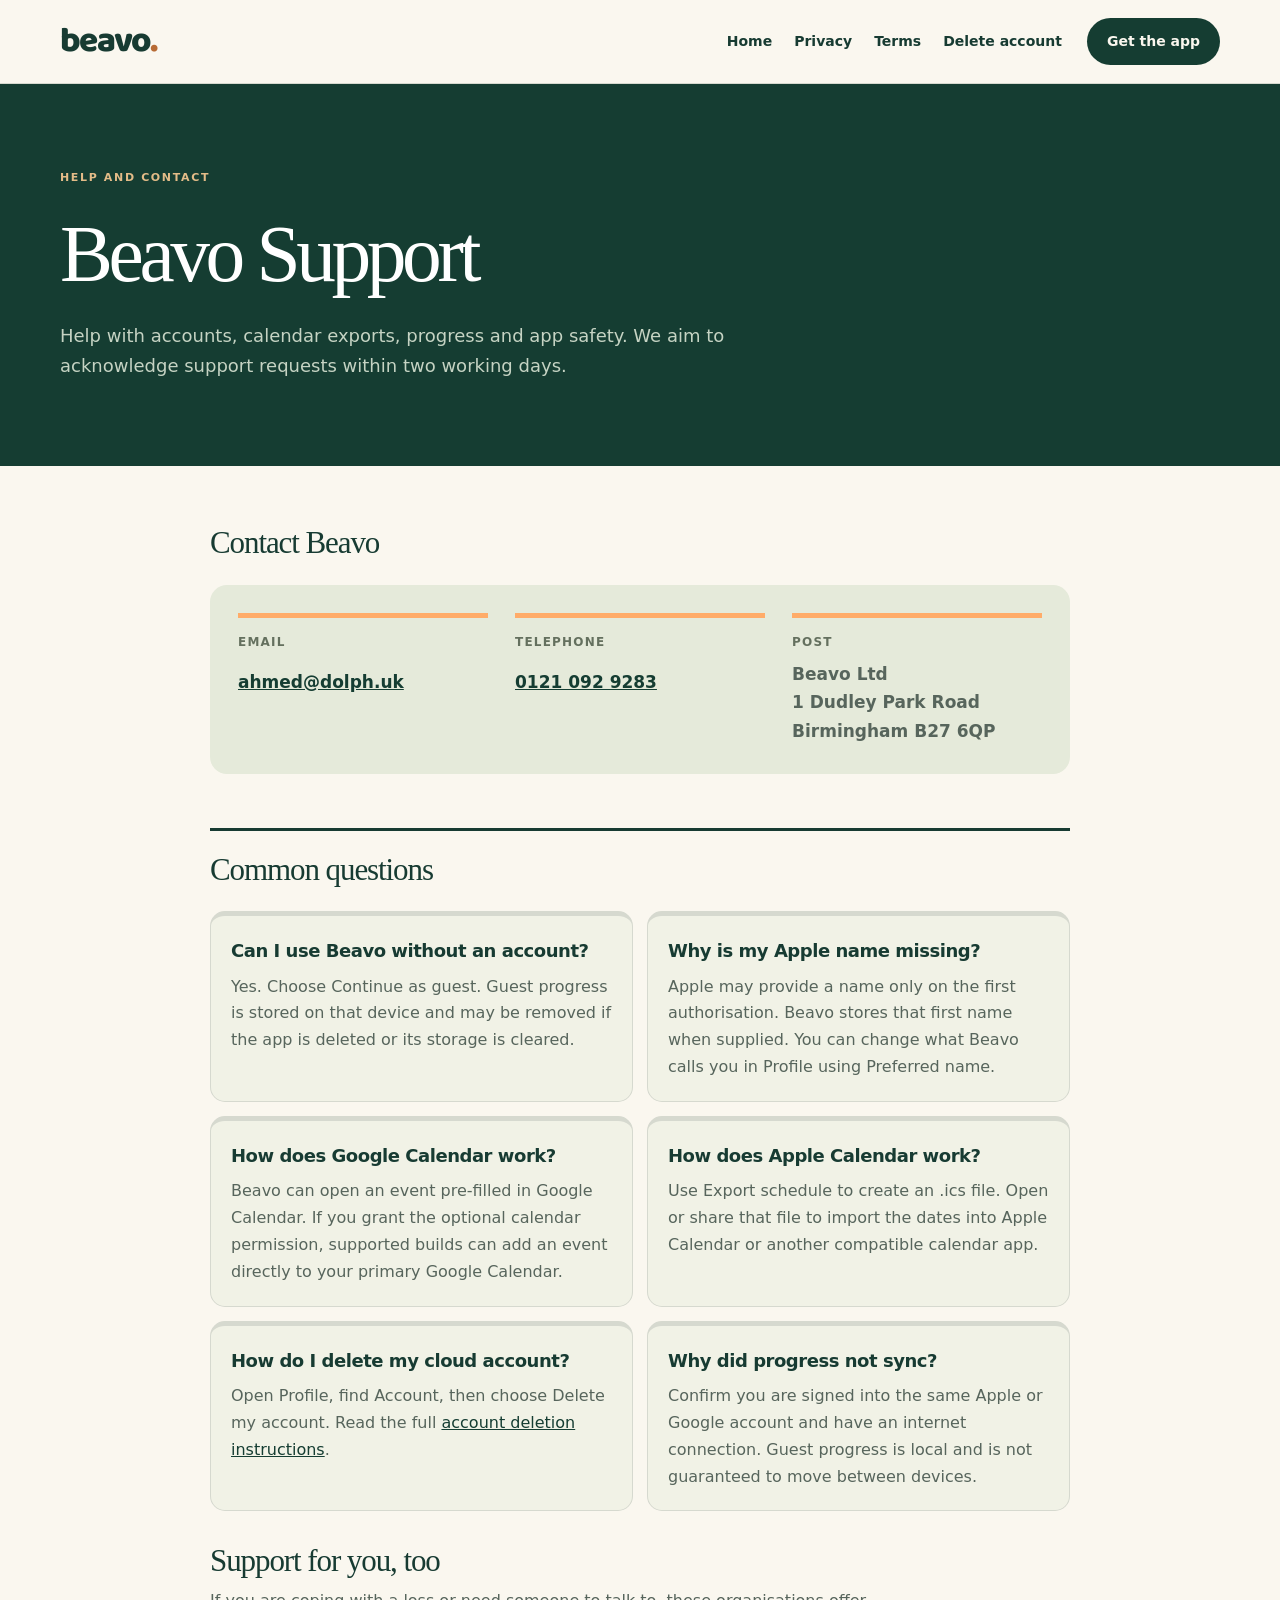
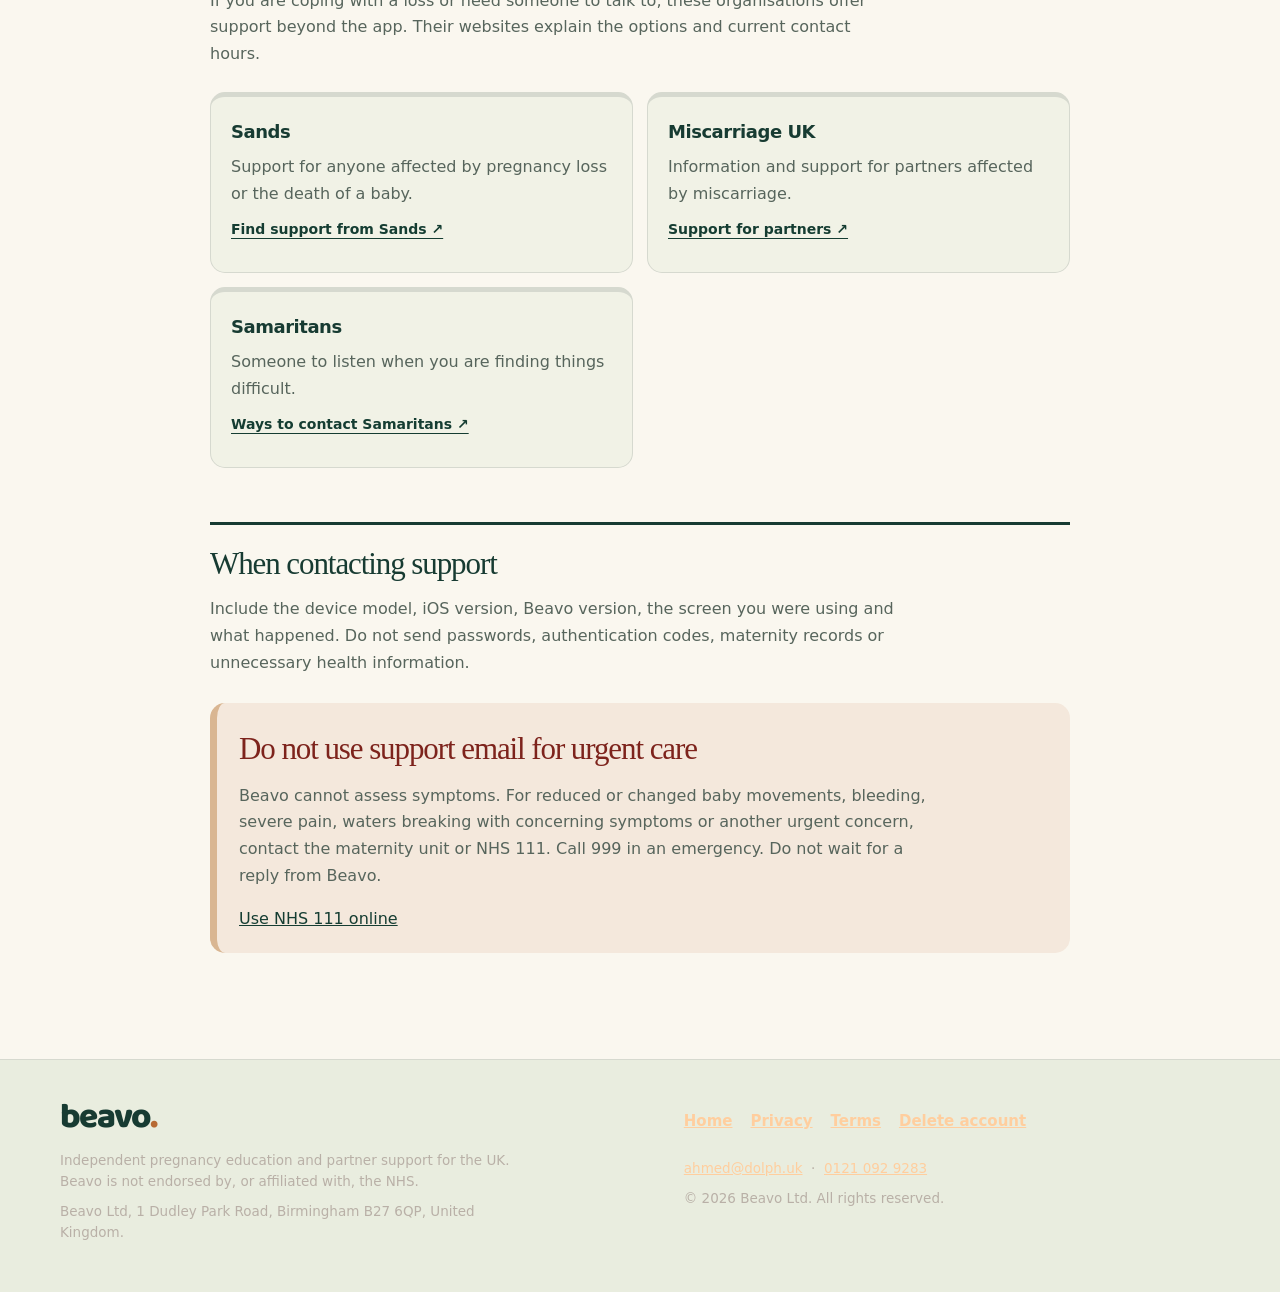
<file: support.html>
<!doctype html>
<html lang="en-GB">
<head>
  <meta charset="utf-8">
  <meta name="viewport" content="width=device-width, initial-scale=1">
  <meta name="description" content="Contact Beavo support, find help with accounts and calendars, and read important medical-safety information.">
  <meta name="theme-color" content="#17231e">
  <link rel="icon" href="assets/icon.webp">
  <title>Beavo Support</title>
  <script>document.documentElement.className+=' js';</script>
  <style>
    /* ============================================================
       BEAVO interior pages. Same design system as index.html, kept
       inline rather than in a shared stylesheet so each page stands
       on its own -- these are the pages an App Store reviewer opens,
       and one failed request should not strip a legal page bare.
       ============================================================ */
    :root{
      --ink:#211c18; --muted:#675f58; --faint:#736a62;
      --paper:#fffdf9; --warm:#fff2e4; --sage:#e7f1eb;
      --green:#2f775f; --green-deep:#1e5644; --orange:#ef7f22; --orange-deep:#a8500a;
      --line:#ddd4ca; --dark:#17231e; --red:#a7352a;
      --pad:clamp(20px,5vw,40px); --maxw:1180px;
      --ease:cubic-bezier(.16,1,.3,1);
    }
    *{box-sizing:border-box}
    html{scroll-behavior:smooth;-webkit-text-size-adjust:100%}
    body{margin:0;background:var(--paper);color:var(--ink);
      font:17px/1.68 system-ui,-apple-system,"Segoe UI",Roboto,sans-serif;
      font-synthesis-weight:none;overflow-x:hidden}
    img{max-width:100%;display:block}
    a{color:var(--green-deep)}
    a:hover{text-decoration-thickness:2px}
    h1,h2,h3{letter-spacing:-.026em;font-weight:900;margin:0}
    .skip{position:absolute;left:-9999px}
    .skip:focus{left:12px;top:12px;z-index:60;background:#fff;padding:12px;border:3px solid var(--ink);border-radius:6px}
    a:focus-visible,button:focus-visible{outline:4px solid var(--orange);outline-offset:4px;border-radius:4px}
    .inner{max-width:var(--maxw);margin:auto;padding-inline:var(--pad)}

    /* ---------- header ---------- */
    header{position:sticky;top:0;z-index:40;background:rgba(255,253,249,.92);
      backdrop-filter:blur(14px);-webkit-backdrop-filter:blur(14px);border-bottom:1px solid var(--line)}
    .nav{max-width:var(--maxw);margin:auto;min-height:70px;padding:10px var(--pad);
      display:flex;align-items:center;gap:24px}
    .brand{color:var(--ink);font-size:25px;font-weight:950;text-decoration:none;letter-spacing:-.03em;
      display:inline-flex;align-items:center;margin-right:auto}
    .brand i{width:9px;height:27px;background:var(--orange);margin-right:11px;display:inline-block;
      transform-origin:50% 100%;transition:transform .5s var(--ease)}
    .brand:hover i{transform:scaleY(1.22)}
    .links{display:flex;gap:22px;align-items:center;order:2}
    .links a{color:var(--ink);font-size:14px;font-weight:800;text-decoration:none;transition:opacity .2s}
    .links a:hover{opacity:.62}
    .cta{order:3;flex:none;background:var(--orange);color:#211c18;padding:10px 16px;border-radius:999px;
      min-height:44px;display:inline-flex;align-items:center;font-size:14px;font-weight:800;text-decoration:none}
    .cta:hover{background:var(--orange-deep);color:#fff}

    /* ---------- page hero ---------- */
    .phero{background:var(--dark);color:#fff;padding:clamp(56px,9vh,104px) 0 clamp(48px,7vh,80px);position:relative;overflow:hidden}
    .phero:before{content:"";position:absolute;width:52vw;height:52vw;border-radius:50%;filter:blur(80px);
      background:#2f775f;opacity:.34;right:-14vw;top:-24vw;pointer-events:none}
    .phero .inner{position:relative}
    .phero .eyebrow{font-size:12.5px;font-weight:900;letter-spacing:.19em;text-transform:uppercase;color:#ffce9e}
    .phero h1{font-size:clamp(38px,7vw,80px);line-height:1.0;margin:12px 0 0;max-width:16ch}
    .phero .lead{font-size:clamp(18px,2.1vw,22px);color:#ded7cf;max-width:62ch;margin:20px 0 0}
    .phero .stamp{margin:22px 0 0;font-size:13.5px;font-weight:800;letter-spacing:.04em;color:#a9b6ad;
      border-top:1px solid rgba(255,255,255,.18);padding-top:16px;display:inline-block}

    /* ---------- prose ---------- */
    .prose{max-width:820px;margin:auto;padding:clamp(44px,7vh,76px) var(--pad) clamp(64px,10vh,104px)}
    .prose>h2{font-size:clamp(25px,3.3vw,36px);line-height:1.12;margin:clamp(40px,6vh,62px) 0 14px;
      padding-top:22px;border-top:3px solid var(--ink)}
    .prose>h2:first-child{margin-top:0;padding-top:0;border-top:0}
    .prose h3{font-size:19px;margin:26px 0 6px}
    .prose p{margin:0 0 16px;max-width:68ch}
    .prose ul{padding-left:22px;margin:0 0 16px}
    .prose li{margin:8px 0}

    /* ---------- callouts ---------- */
    .note,.alert,.good{border-radius:12px;padding:20px 22px;margin:26px 0}
    .note p:last-child,.alert p:last-child,.good p:last-child{margin-bottom:0}
    .note{background:var(--warm);border-left:7px solid var(--orange)}
    .alert{background:#fff1ef;border-left:7px solid var(--red)}
    .alert h2{color:#7d231c;font-size:22px;margin:0 0 8px;border:0;padding:0}
    .good{background:var(--sage);border-left:7px solid var(--green)}

    /* ---------- cards ---------- */
    .cards{display:grid;grid-template-columns:1fr 1fr;gap:14px;margin:24px 0}
    .card{background:#fff;border:1px solid var(--line);border-top:5px solid var(--green);
      border-radius:10px;padding:20px}
    .card:nth-child(even){border-top-color:var(--orange)}
    .card h3{margin:0 0 7px;font-size:18px}
    .card p{margin:0;color:var(--muted);font-size:16px}
    .card ul{margin:0;padding-left:20px;color:var(--muted);font-size:16px}

    /* ---------- steps ---------- */
    .steps{counter-reset:step;display:grid;gap:12px;margin:26px 0}
    .step{counter-increment:step;background:#fff;border:1px solid var(--line);border-radius:10px;
      padding:18px 20px 18px 74px;position:relative}
    .step:before{content:counter(step);position:absolute;left:20px;top:17px;width:38px;height:38px;
      border-radius:50%;display:grid;place-items:center;background:var(--green);color:#fff;font-weight:900;font-size:17px}
    .step h3{margin:0 0 3px;font-size:18px}
    .step p{margin:0;color:var(--muted);font-size:16px}

    /* ---------- table ---------- */
    .tablewrap{overflow-x:auto;margin:22px 0}
    table{width:100%;border-collapse:collapse;min-width:560px}
    th,td{text-align:left;vertical-align:top;border-bottom:1px solid var(--line);padding:13px 10px;font-size:16px}
    th{background:var(--sage);font-size:13px;letter-spacing:.08em;text-transform:uppercase}
    td:first-child{font-weight:700}

    /* ---------- contact strip ---------- */
    .contactgrid{display:grid;grid-template-columns:repeat(3,1fr);gap:16px;margin:24px 0}
    .contactgrid div{border-top:5px solid var(--orange);padding-top:14px}
    .contactgrid h3{margin:0 0 5px;font-size:13px;letter-spacing:.12em;text-transform:uppercase;color:var(--faint)}
    .contactgrid p{margin:0;font-size:17px;font-weight:700}
    .contactgrid a{margin:0;font-size:17px;font-weight:700;min-height:44px;display:inline-flex;align-items:center}

    /* ---------- footer ---------- */
    footer{background:#141210;color:#eee7df;padding:clamp(44px,6vh,64px) 0 40px}
    footer a{color:#ffce9e}
    .footer-grid{max-width:var(--maxw);margin:auto;padding-inline:var(--pad);
      display:grid;grid-template-columns:1.1fr 1fr;gap:34px}
    .footer-links{display:flex;gap:18px;flex-wrap:wrap;margin-bottom:14px}
    .footer-links a{font-weight:800;font-size:15px;min-height:44px;display:inline-flex;align-items:center}
    .small{font-size:13.5px;color:#b9b0a7;line-height:1.6;margin:0 0 8px;max-width:56ch}
    footer .brand{color:#fff}

    /* ---------- reveal, gated on .js so nothing is ever hidden ---------- */
    .js .rv{opacity:0;transform:translateY(24px);transition:opacity .7s var(--ease),transform .7s var(--ease)}
    .js .rv.in{opacity:1;transform:none}

    @media(max-width:820px){
      .cards,.contactgrid,.footer-grid{grid-template-columns:1fr}
    }
    @media(max-width:680px){
      /* Two rows on a phone: brand and the button, then the links as a
         scrollable strip. Hiding them outright left the header with no
         navigation in it -- on these pages, no way back to the others. */
      .nav{flex-wrap:wrap;row-gap:0;padding-bottom:0;gap:12px}
      .cta{order:2}                      /* stays on row one, beside the brand */
      .links{order:3;width:100%;gap:0;overflow-x:auto;scrollbar-width:none;
        margin:0 calc(var(--pad)*-1);padding:0 calc(var(--pad) - 8px);border-top:1px solid var(--line)}
      .links::-webkit-scrollbar{display:none}
      .links a{flex:none;min-height:46px;display:inline-flex;align-items:center;padding:0 8px;font-size:13px;white-space:nowrap}
      .step{padding:16px 16px 16px 64px}
      .step:before{left:14px;width:34px;height:34px}
    }
    @media(prefers-reduced-motion:reduce){
      html{scroll-behavior:auto}
      .phero:before{display:none}
      .js .rv{opacity:1;transform:none;transition:none}
    }
    @media print{header{position:static}.phero{background:#fff;color:#000}.phero h1{color:#000}}
  </style>
  <link rel="stylesheet" href="interior.css">
</head>
<body>
  <a class="skip" href="#main">Skip to content</a>
  <header>
    <nav class="nav" aria-label="Main navigation">
      <a class="brand" href="index.html"><i aria-hidden="true"></i>BEAVO</a>
      <div class="links"><a href="index.html">Home</a><a href="privacy.html">Privacy</a><a href="terms.html">Terms</a><a href="account-deletion.html">Delete account</a></div>
      <a class="cta" href="https://apps.apple.com/gb/app/id6791195741">Get the app</a>
    </nav>
  </header>
  <main id="main">
    <section class="phero">
      <div class="inner">
        <div class="eyebrow">Help and contact</div>
        <h1>Beavo Support</h1>
        <p class="lead">Help with accounts, calendar exports, progress and app safety. We aim to acknowledge support requests within two working days.</p>
        
      </div>
    </section>
    <article class="prose">
      <h2 class="rv">Contact Beavo</h2>
      <div class="contactgrid rv">
        <div><h3>Email</h3><a href="mailto:ahmed@dolph.uk">ahmed@dolph.uk</a></div>
        <div><h3>Telephone</h3><a href="tel:+441210929283">0121 092 9283</a></div>
        <div><h3>Post</h3><p>Beavo Ltd<br>1 Dudley Park Road<br>Birmingham B27 6QP</p></div>
      </div>

      <h2 class="rv">Common questions</h2>
      <div class="cards rv">
        <article class="card"><h3>Can I use Beavo without an account?</h3><p>Yes. Choose Continue as guest. Guest progress is stored on that device and may be removed if the app is deleted or its storage is cleared.</p></article>
        <article class="card"><h3>Why is my Apple name missing?</h3><p>Apple may provide a name only on the first authorisation. Beavo stores that first name when supplied. You can change what Beavo calls you in Profile using Preferred name.</p></article>
        <article class="card"><h3>How does Google Calendar work?</h3><p>Beavo can open an event pre-filled in Google Calendar. If you grant the optional calendar permission, supported builds can add an event directly to your primary Google Calendar.</p></article>
        <article class="card"><h3>How does Apple Calendar work?</h3><p>Use Export schedule to create an .ics file. Open or share that file to import the dates into Apple Calendar or another compatible calendar app.</p></article>
        <article class="card"><h3>How do I delete my cloud account?</h3><p>Open Profile, find Account, then choose Delete my account. Read the full <a href="account-deletion.html">account deletion instructions</a>.</p></article>
        <article class="card"><h3>Why did progress not sync?</h3><p>Confirm you are signed into the same Apple or Google account and have an internet connection. Guest progress is local and is not guaranteed to move between devices.</p></article>
      </div>

      <section id="personal-support" aria-labelledby="personal-support-title">
        <h2 id="personal-support-title">Support for you, too</h2>
        <p>If you are coping with a loss or need someone to talk to, these organisations offer support beyond the app. Their websites explain the options and current contact hours.</p>
        <div class="cards">
          <article class="card"><h3>Sands</h3><p>Support for anyone affected by pregnancy loss or the death of a baby.</p><a href="https://www.sands.org.uk/support-you">Find support from Sands ↗</a></article>
          <article class="card"><h3>Miscarriage UK</h3><p>Information and support for partners affected by miscarriage.</p><a href="https://www.miscarriageuk.org/partners/">Support for partners ↗</a></article>
          <article class="card"><h3>Samaritans</h3><p>Someone to listen when you are finding things difficult.</p><a href="https://www.samaritans.org/how-we-can-help/contact-samaritan/">Ways to contact Samaritans ↗</a></article>
        </div>
      </section>

      <h2 class="rv">When contacting support</h2>
      <p class="rv">Include the device model, iOS version, Beavo version, the screen you were using and what happened. Do not send passwords, authentication codes, maternity records or unnecessary health information.</p>

      <div class="alert rv">
        <h2>Do not use support email for urgent care</h2>
        <p>Beavo cannot assess symptoms. For reduced or changed baby movements, bleeding, severe pain, waters breaking with concerning symptoms or another urgent concern, contact the maternity unit or NHS 111. Call 999 in an emergency. Do not wait for a reply from Beavo.</p>
        <p><a href="https://111.nhs.uk/">Use NHS 111 online</a></p>
      </div>
    </article>
  </main>
  <footer>
    <div class="footer-grid">
      <div>
        <a class="brand" href="index.html"><i aria-hidden="true"></i>BEAVO</a>
        <p class="small" style="margin-top:14px">Independent pregnancy education and partner support for the UK. Beavo is not endorsed by, or affiliated with, the NHS.</p>
        <p class="small">Beavo Ltd, 1 Dudley Park Road, Birmingham B27 6QP, United Kingdom.</p>
      </div>
      <div>
        <div class="footer-links"><a href="index.html">Home</a><a href="privacy.html">Privacy</a><a href="terms.html">Terms</a><a href="account-deletion.html">Delete account</a></div>
        <p class="small"><a href="mailto:ahmed@dolph.uk">ahmed@dolph.uk</a> &nbsp;·&nbsp; <a href="tel:+441210929283">0121 092 9283</a></p>
        <p class="small">&copy; 2026 Beavo Ltd. All rights reserved.</p>
      </div>
    </div>
  </footer>

<script>
(function(){
  var reduce = window.matchMedia && window.matchMedia('(prefers-reduced-motion: reduce)').matches;
  var items = Array.prototype.slice.call(document.querySelectorAll('.rv'));
  if(reduce){ items.forEach(function(el){ el.classList.add('in'); }); return; }
  var ticking = false;
  function pass(){
    ticking = false;
    var vh = window.innerHeight;
    for(var i = items.length - 1; i >= 0; i--){
      if(items[i].getBoundingClientRect().top < vh * 0.92){
        items[i].classList.add('in');
        items.splice(i, 1);
      }
    }
  }
  function onScroll(){ if(!ticking && items.length){ ticking = true; requestAnimationFrame(pass); } }
  window.addEventListener('scroll', onScroll, {passive:true});
  window.addEventListener('resize', onScroll);
  pass();
})();
</script>

</body>
</html>
</file>
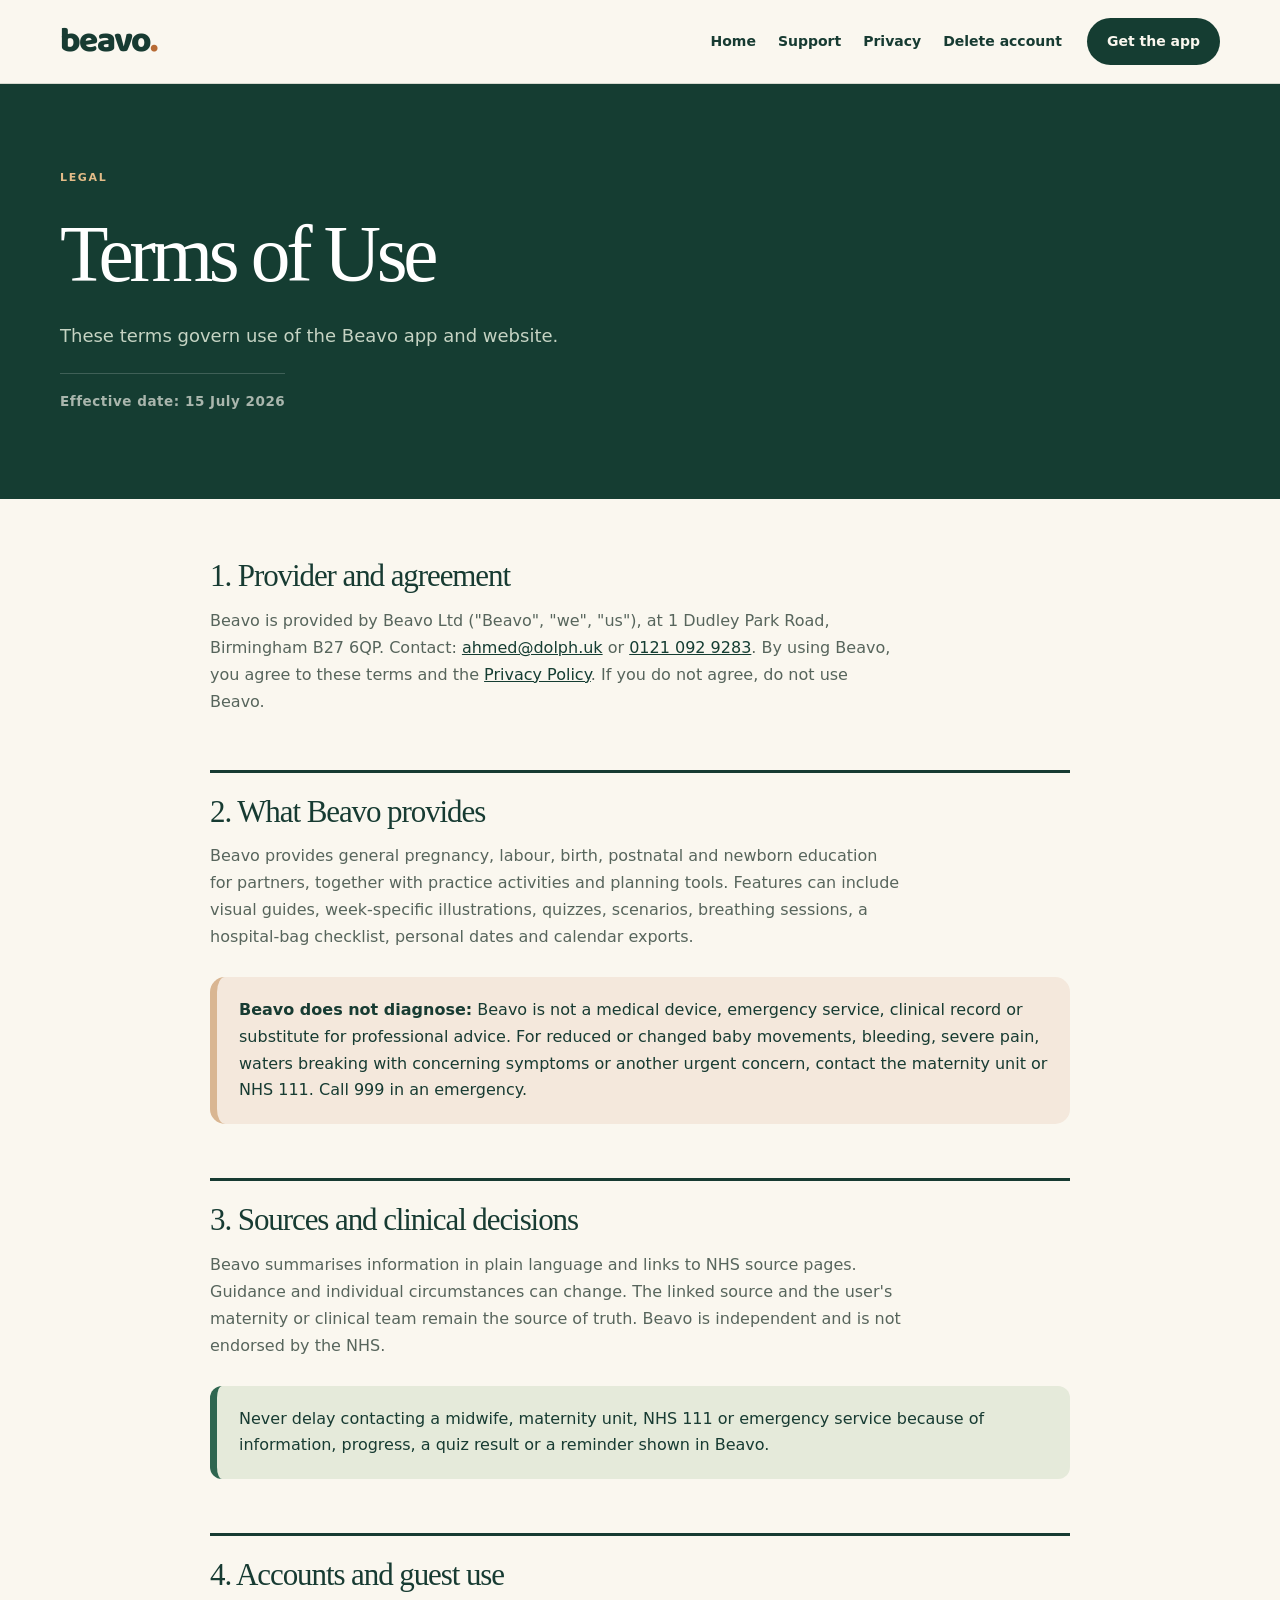
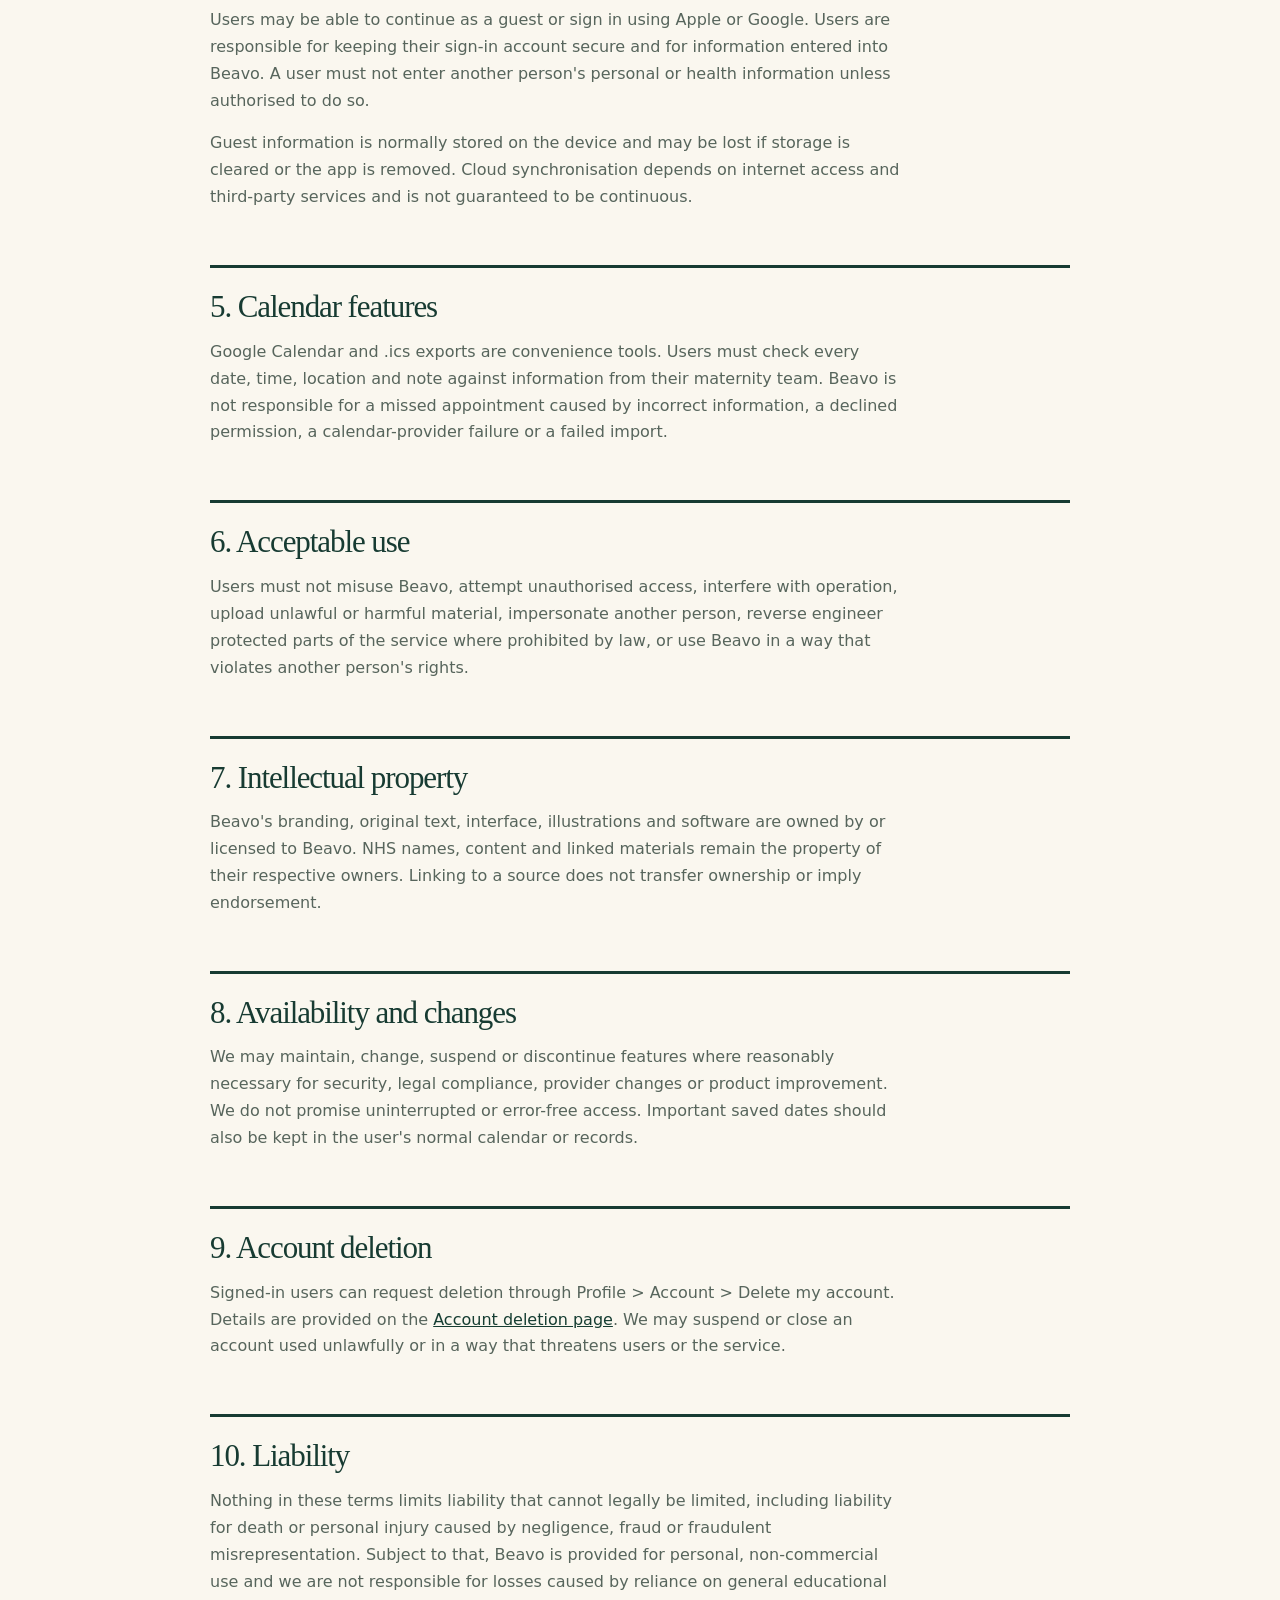
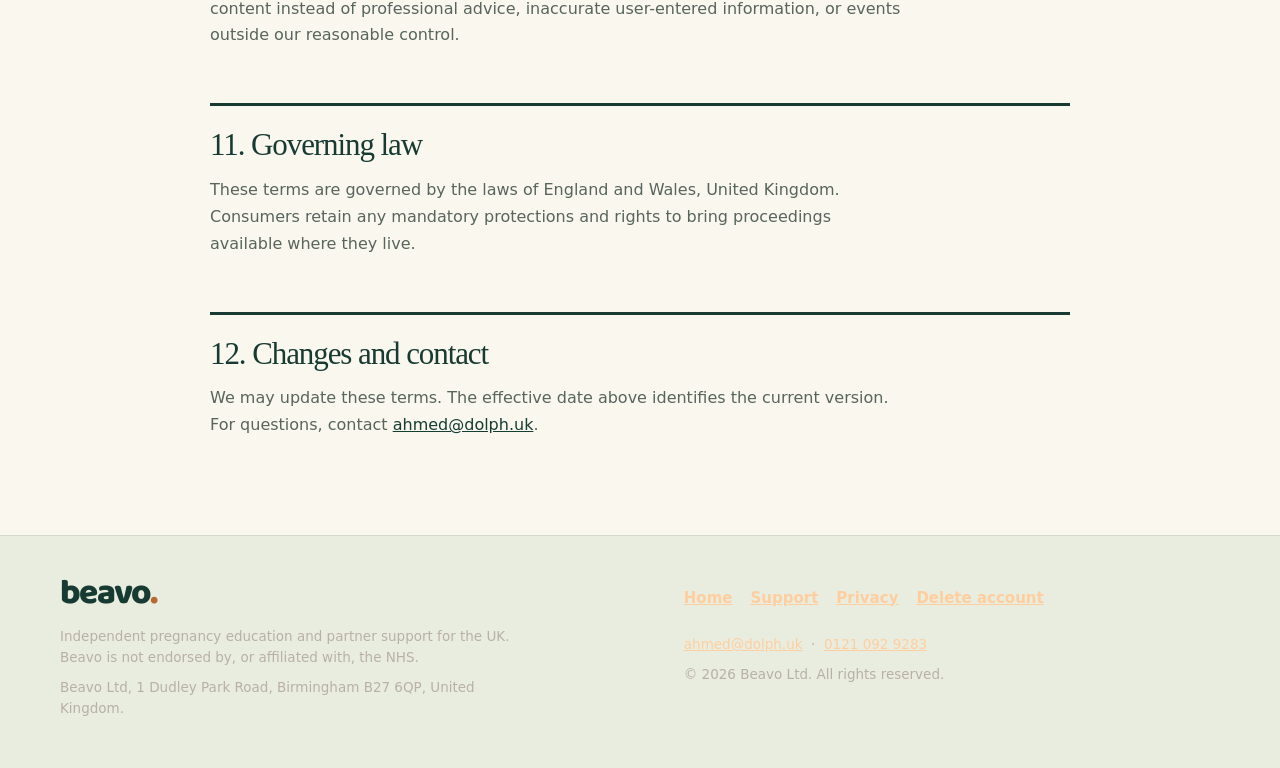
<file: terms.html>
<!doctype html>
<html lang="en-GB">
<head>
  <meta charset="utf-8">
  <meta name="viewport" content="width=device-width, initial-scale=1">
  <meta name="description" content="Terms governing use of Beavo pregnancy education, partner training and planning features.">
  <meta name="theme-color" content="#17231e">
  <link rel="icon" href="assets/icon.webp">
  <title>Beavo Terms of Use</title>
  <script>document.documentElement.className+=' js';</script>
  <style>
    /* ============================================================
       BEAVO interior pages. Same design system as index.html, kept
       inline rather than in a shared stylesheet so each page stands
       on its own -- these are the pages an App Store reviewer opens,
       and one failed request should not strip a legal page bare.
       ============================================================ */
    :root{
      --ink:#211c18; --muted:#675f58; --faint:#736a62;
      --paper:#fffdf9; --warm:#fff2e4; --sage:#e7f1eb;
      --green:#2f775f; --green-deep:#1e5644; --orange:#ef7f22; --orange-deep:#a8500a;
      --line:#ddd4ca; --dark:#17231e; --red:#a7352a;
      --pad:clamp(20px,5vw,40px); --maxw:1180px;
      --ease:cubic-bezier(.16,1,.3,1);
    }
    *{box-sizing:border-box}
    html{scroll-behavior:smooth;-webkit-text-size-adjust:100%}
    body{margin:0;background:var(--paper);color:var(--ink);
      font:17px/1.68 system-ui,-apple-system,"Segoe UI",Roboto,sans-serif;
      font-synthesis-weight:none;overflow-x:hidden}
    img{max-width:100%;display:block}
    a{color:var(--green-deep)}
    a:hover{text-decoration-thickness:2px}
    h1,h2,h3{letter-spacing:-.026em;font-weight:900;margin:0}
    .skip{position:absolute;left:-9999px}
    .skip:focus{left:12px;top:12px;z-index:60;background:#fff;padding:12px;border:3px solid var(--ink);border-radius:6px}
    a:focus-visible,button:focus-visible{outline:4px solid var(--orange);outline-offset:4px;border-radius:4px}
    .inner{max-width:var(--maxw);margin:auto;padding-inline:var(--pad)}

    /* ---------- header ---------- */
    header{position:sticky;top:0;z-index:40;background:rgba(255,253,249,.92);
      backdrop-filter:blur(14px);-webkit-backdrop-filter:blur(14px);border-bottom:1px solid var(--line)}
    .nav{max-width:var(--maxw);margin:auto;min-height:70px;padding:10px var(--pad);
      display:flex;align-items:center;gap:24px}
    .brand{color:var(--ink);font-size:25px;font-weight:950;text-decoration:none;letter-spacing:-.03em;
      display:inline-flex;align-items:center;margin-right:auto}
    .brand i{width:9px;height:27px;background:var(--orange);margin-right:11px;display:inline-block;
      transform-origin:50% 100%;transition:transform .5s var(--ease)}
    .brand:hover i{transform:scaleY(1.22)}
    .links{display:flex;gap:22px;align-items:center;order:2}
    .links a{color:var(--ink);font-size:14px;font-weight:800;text-decoration:none;transition:opacity .2s}
    .links a:hover{opacity:.62}
    .cta{order:3;flex:none;background:var(--orange);color:#211c18;padding:10px 16px;border-radius:999px;
      min-height:44px;display:inline-flex;align-items:center;font-size:14px;font-weight:800;text-decoration:none}
    .cta:hover{background:var(--orange-deep);color:#fff}

    /* ---------- page hero ---------- */
    .phero{background:var(--dark);color:#fff;padding:clamp(56px,9vh,104px) 0 clamp(48px,7vh,80px);position:relative;overflow:hidden}
    .phero:before{content:"";position:absolute;width:52vw;height:52vw;border-radius:50%;filter:blur(80px);
      background:#2f775f;opacity:.34;right:-14vw;top:-24vw;pointer-events:none}
    .phero .inner{position:relative}
    .phero .eyebrow{font-size:12.5px;font-weight:900;letter-spacing:.19em;text-transform:uppercase;color:#ffce9e}
    .phero h1{font-size:clamp(38px,7vw,80px);line-height:1.0;margin:12px 0 0;max-width:16ch}
    .phero .lead{font-size:clamp(18px,2.1vw,22px);color:#ded7cf;max-width:62ch;margin:20px 0 0}
    .phero .stamp{margin:22px 0 0;font-size:13.5px;font-weight:800;letter-spacing:.04em;color:#a9b6ad;
      border-top:1px solid rgba(255,255,255,.18);padding-top:16px;display:inline-block}

    /* ---------- prose ---------- */
    .prose{max-width:820px;margin:auto;padding:clamp(44px,7vh,76px) var(--pad) clamp(64px,10vh,104px)}
    .prose>h2{font-size:clamp(25px,3.3vw,36px);line-height:1.12;margin:clamp(40px,6vh,62px) 0 14px;
      padding-top:22px;border-top:3px solid var(--ink)}
    .prose>h2:first-child{margin-top:0;padding-top:0;border-top:0}
    .prose h3{font-size:19px;margin:26px 0 6px}
    .prose p{margin:0 0 16px;max-width:68ch}
    .prose ul{padding-left:22px;margin:0 0 16px}
    .prose li{margin:8px 0}

    /* ---------- callouts ---------- */
    .note,.alert,.good{border-radius:12px;padding:20px 22px;margin:26px 0}
    .note p:last-child,.alert p:last-child,.good p:last-child{margin-bottom:0}
    .note{background:var(--warm);border-left:7px solid var(--orange)}
    .alert{background:#fff1ef;border-left:7px solid var(--red)}
    .alert h2{color:#7d231c;font-size:22px;margin:0 0 8px;border:0;padding:0}
    .good{background:var(--sage);border-left:7px solid var(--green)}

    /* ---------- cards ---------- */
    .cards{display:grid;grid-template-columns:1fr 1fr;gap:14px;margin:24px 0}
    .card{background:#fff;border:1px solid var(--line);border-top:5px solid var(--green);
      border-radius:10px;padding:20px}
    .card:nth-child(even){border-top-color:var(--orange)}
    .card h3{margin:0 0 7px;font-size:18px}
    .card p{margin:0;color:var(--muted);font-size:16px}
    .card ul{margin:0;padding-left:20px;color:var(--muted);font-size:16px}

    /* ---------- steps ---------- */
    .steps{counter-reset:step;display:grid;gap:12px;margin:26px 0}
    .step{counter-increment:step;background:#fff;border:1px solid var(--line);border-radius:10px;
      padding:18px 20px 18px 74px;position:relative}
    .step:before{content:counter(step);position:absolute;left:20px;top:17px;width:38px;height:38px;
      border-radius:50%;display:grid;place-items:center;background:var(--green);color:#fff;font-weight:900;font-size:17px}
    .step h3{margin:0 0 3px;font-size:18px}
    .step p{margin:0;color:var(--muted);font-size:16px}

    /* ---------- table ---------- */
    .tablewrap{overflow-x:auto;margin:22px 0}
    table{width:100%;border-collapse:collapse;min-width:560px}
    th,td{text-align:left;vertical-align:top;border-bottom:1px solid var(--line);padding:13px 10px;font-size:16px}
    th{background:var(--sage);font-size:13px;letter-spacing:.08em;text-transform:uppercase}
    td:first-child{font-weight:700}

    /* ---------- contact strip ---------- */
    .contactgrid{display:grid;grid-template-columns:repeat(3,1fr);gap:16px;margin:24px 0}
    .contactgrid div{border-top:5px solid var(--orange);padding-top:14px}
    .contactgrid h3{margin:0 0 5px;font-size:13px;letter-spacing:.12em;text-transform:uppercase;color:var(--faint)}
    .contactgrid p{margin:0;font-size:17px;font-weight:700}
    .contactgrid a{margin:0;font-size:17px;font-weight:700;min-height:44px;display:inline-flex;align-items:center}

    /* ---------- footer ---------- */
    footer{background:#141210;color:#eee7df;padding:clamp(44px,6vh,64px) 0 40px}
    footer a{color:#ffce9e}
    .footer-grid{max-width:var(--maxw);margin:auto;padding-inline:var(--pad);
      display:grid;grid-template-columns:1.1fr 1fr;gap:34px}
    .footer-links{display:flex;gap:18px;flex-wrap:wrap;margin-bottom:14px}
    .footer-links a{font-weight:800;font-size:15px;min-height:44px;display:inline-flex;align-items:center}
    .small{font-size:13.5px;color:#b9b0a7;line-height:1.6;margin:0 0 8px;max-width:56ch}
    footer .brand{color:#fff}

    /* ---------- reveal, gated on .js so nothing is ever hidden ---------- */
    .js .rv{opacity:0;transform:translateY(24px);transition:opacity .7s var(--ease),transform .7s var(--ease)}
    .js .rv.in{opacity:1;transform:none}

    @media(max-width:820px){
      .cards,.contactgrid,.footer-grid{grid-template-columns:1fr}
    }
    @media(max-width:680px){
      /* Two rows on a phone: brand and the button, then the links as a
         scrollable strip. Hiding them outright left the header with no
         navigation in it -- on these pages, no way back to the others. */
      .nav{flex-wrap:wrap;row-gap:0;padding-bottom:0;gap:12px}
      .cta{order:2}                      /* stays on row one, beside the brand */
      .links{order:3;width:100%;gap:0;overflow-x:auto;scrollbar-width:none;
        margin:0 calc(var(--pad)*-1);padding:0 calc(var(--pad) - 8px);border-top:1px solid var(--line)}
      .links::-webkit-scrollbar{display:none}
      .links a{flex:none;min-height:46px;display:inline-flex;align-items:center;padding:0 8px;font-size:13px;white-space:nowrap}
      .step{padding:16px 16px 16px 64px}
      .step:before{left:14px;width:34px;height:34px}
    }
    @media(prefers-reduced-motion:reduce){
      html{scroll-behavior:auto}
      .phero:before{display:none}
      .js .rv{opacity:1;transform:none;transition:none}
    }
    @media print{header{position:static}.phero{background:#fff;color:#000}.phero h1{color:#000}}
  </style>
  <link rel="stylesheet" href="interior.css">
</head>
<body>
  <a class="skip" href="#main">Skip to content</a>
  <header>
    <nav class="nav" aria-label="Main navigation">
      <a class="brand" href="index.html"><i aria-hidden="true"></i>BEAVO</a>
      <div class="links"><a href="index.html">Home</a><a href="support.html">Support</a><a href="privacy.html">Privacy</a><a href="account-deletion.html">Delete account</a></div>
      <a class="cta" href="https://apps.apple.com/gb/app/id6791195741">Get the app</a>
    </nav>
  </header>
  <main id="main">
    <section class="phero">
      <div class="inner">
        <div class="eyebrow">Legal</div>
        <h1>Terms of Use</h1>
        <p class="lead">These terms govern use of the Beavo app and website.</p>
        <p class="stamp">Effective date: 15 July 2026</p>
      </div>
    </section>
    <article class="prose">
      <h2 class="rv">1. Provider and agreement</h2>
      <p class="rv">Beavo is provided by Beavo Ltd ("Beavo", "we", "us"), at 1 Dudley Park Road, Birmingham B27 6QP. Contact: <a href="mailto:ahmed@dolph.uk">ahmed@dolph.uk</a> or <a href="tel:+441210929283">0121 092 9283</a>. By using Beavo, you agree to these terms and the <a href="privacy.html">Privacy Policy</a>. If you do not agree, do not use Beavo.</p>

      <h2 class="rv">2. What Beavo provides</h2>
      <p class="rv">Beavo provides general pregnancy, labour, birth, postnatal and newborn education for partners, together with practice activities and planning tools. Features can include visual guides, week-specific illustrations, quizzes, scenarios, breathing sessions, a hospital-bag checklist, personal dates and calendar exports.</p>

      <div class="alert rv"><strong>Beavo does not diagnose:</strong> Beavo is not a medical device, emergency service, clinical record or substitute for professional advice. For reduced or changed baby movements, bleeding, severe pain, waters breaking with concerning symptoms or another urgent concern, contact the maternity unit or NHS 111. Call 999 in an emergency.</div>

      <h2 class="rv">3. Sources and clinical decisions</h2>
      <p class="rv">Beavo summarises information in plain language and links to NHS source pages. Guidance and individual circumstances can change. The linked source and the user's maternity or clinical team remain the source of truth. Beavo is independent and is not endorsed by the NHS.</p>
      <div class="good rv">Never delay contacting a midwife, maternity unit, NHS 111 or emergency service because of information, progress, a quiz result or a reminder shown in Beavo.</div>

      <h2 class="rv">4. Accounts and guest use</h2>
      <p class="rv">Users may be able to continue as a guest or sign in using Apple or Google. Users are responsible for keeping their sign-in account secure and for information entered into Beavo. A user must not enter another person's personal or health information unless authorised to do so.</p>
      <p class="rv">Guest information is normally stored on the device and may be lost if storage is cleared or the app is removed. Cloud synchronisation depends on internet access and third-party services and is not guaranteed to be continuous.</p>

      <h2 class="rv">5. Calendar features</h2>
      <p class="rv">Google Calendar and .ics exports are convenience tools. Users must check every date, time, location and note against information from their maternity team. Beavo is not responsible for a missed appointment caused by incorrect information, a declined permission, a calendar-provider failure or a failed import.</p>

      <h2 class="rv">6. Acceptable use</h2>
      <p class="rv">Users must not misuse Beavo, attempt unauthorised access, interfere with operation, upload unlawful or harmful material, impersonate another person, reverse engineer protected parts of the service where prohibited by law, or use Beavo in a way that violates another person's rights.</p>

      <h2 class="rv">7. Intellectual property</h2>
      <p class="rv">Beavo's branding, original text, interface, illustrations and software are owned by or licensed to Beavo. NHS names, content and linked materials remain the property of their respective owners. Linking to a source does not transfer ownership or imply endorsement.</p>

      <h2 class="rv">8. Availability and changes</h2>
      <p class="rv">We may maintain, change, suspend or discontinue features where reasonably necessary for security, legal compliance, provider changes or product improvement. We do not promise uninterrupted or error-free access. Important saved dates should also be kept in the user's normal calendar or records.</p>

      <h2 class="rv">9. Account deletion</h2>
      <p class="rv">Signed-in users can request deletion through Profile &gt; Account &gt; Delete my account. Details are provided on the <a href="account-deletion.html">Account deletion page</a>. We may suspend or close an account used unlawfully or in a way that threatens users or the service.</p>

      <h2 class="rv">10. Liability</h2>
      <p class="rv">Nothing in these terms limits liability that cannot legally be limited, including liability for death or personal injury caused by negligence, fraud or fraudulent misrepresentation. Subject to that, Beavo is provided for personal, non-commercial use and we are not responsible for losses caused by reliance on general educational content instead of professional advice, inaccurate user-entered information, or events outside our reasonable control.</p>

      <h2 class="rv">11. Governing law</h2>
      <p class="rv">These terms are governed by the laws of England and Wales, United Kingdom. Consumers retain any mandatory protections and rights to bring proceedings available where they live.</p>

      <h2 class="rv">12. Changes and contact</h2>
      <p class="rv">We may update these terms. The effective date above identifies the current version. For questions, contact <a href="mailto:ahmed@dolph.uk">ahmed@dolph.uk</a>.</p>
    </article>
  </main>
  <footer>
    <div class="footer-grid">
      <div>
        <a class="brand" href="index.html"><i aria-hidden="true"></i>BEAVO</a>
        <p class="small" style="margin-top:14px">Independent pregnancy education and partner support for the UK. Beavo is not endorsed by, or affiliated with, the NHS.</p>
        <p class="small">Beavo Ltd, 1 Dudley Park Road, Birmingham B27 6QP, United Kingdom.</p>
      </div>
      <div>
        <div class="footer-links"><a href="index.html">Home</a><a href="support.html">Support</a><a href="privacy.html">Privacy</a><a href="account-deletion.html">Delete account</a></div>
        <p class="small"><a href="mailto:ahmed@dolph.uk">ahmed@dolph.uk</a> &nbsp;·&nbsp; <a href="tel:+441210929283">0121 092 9283</a></p>
        <p class="small">&copy; 2026 Beavo Ltd. All rights reserved.</p>
      </div>
    </div>
  </footer>

<script>
(function(){
  var reduce = window.matchMedia && window.matchMedia('(prefers-reduced-motion: reduce)').matches;
  var items = Array.prototype.slice.call(document.querySelectorAll('.rv'));
  if(reduce){ items.forEach(function(el){ el.classList.add('in'); }); return; }
  var ticking = false;
  function pass(){
    ticking = false;
    var vh = window.innerHeight;
    for(var i = items.length - 1; i >= 0; i--){
      if(items[i].getBoundingClientRect().top < vh * 0.92){
        items[i].classList.add('in');
        items.splice(i, 1);
      }
    }
  }
  function onScroll(){ if(!ticking && items.length){ ticking = true; requestAnimationFrame(pass); } }
  window.addEventListener('scroll', onScroll, {passive:true});
  window.addEventListener('resize', onScroll);
  pass();
})();
</script>

</body>
</html>
</file>
<file: site.css>
@font-face{font-family:Baloo;src:url('assets/baloo-2.woff2') format('woff2');font-weight:700 800;font-display:swap}
:root{--pine:#153d32;--forest:#103126;--ink:#173b32;--cream:#faf7ef;--orange:#ffac69;--orange-ink:#b4471a;--line:#d6d9cf;--muted:#57655c;--sage:#e5eada;--max:1280px;--pad:clamp(22px,5vw,76px);--ease:cubic-bezier(.22,1,.36,1)}
*{box-sizing:border-box}
html{scroll-behavior:smooth;scroll-padding-top:100px;-webkit-text-size-adjust:100%}
body{margin:0;background:var(--cream);color:var(--ink);font:16px/1.65 -apple-system,BlinkMacSystemFont,"Segoe UI",sans-serif;overflow-wrap:break-word}
button,input{font:inherit}button,a{-webkit-tap-highlight-color:transparent}button{cursor:pointer}a{color:inherit}img{max-width:100%;height:auto;display:block}
button,a,input,summary{touch-action:manipulation}a:focus-visible,button:focus-visible,input:focus-visible,summary:focus-visible,[tabindex]:focus-visible{outline:3px solid #dd7835;outline-offset:6px}
button:disabled{cursor:default}[hidden]{display:none!important}::selection{background:var(--orange);color:var(--pine)}
h1,h2,h3,p{margin:0}h1,h2{font-family:Georgia,"Times New Roman",serif;font-weight:400;letter-spacing:-.055em;line-height:1.04}h2{font-size:clamp(42px,5vw,70px)}h2 em,h1 em{font-weight:400}h3{letter-spacing:-.035em;line-height:1.2}
.wrap{max-width:calc(var(--max) + var(--pad)*2);margin-inline:auto;padding-inline:var(--pad)}.section{padding-block:110px}
.skip{position:fixed;top:12px;left:12px;z-index:100;background:white;color:var(--pine);padding:12px 18px;transform:translateY(-150%)}.skip:focus{transform:none}
.eyebrow,.section-label,.small-label{font-size:12px;font-weight:700;line-height:1.5;letter-spacing:.15em}.eyebrow{display:flex;align-items:center;gap:10px}.section-label{display:flex;align-items:center;gap:14px;margin-bottom:30px}.index{border:1px solid currentColor;border-radius:50%;width:27px;height:27px;display:inline-grid;place-items:center;font-size:10px;letter-spacing:0}
.small-label{display:block;font-size:11px;color:var(--muted);margin-bottom:14px}.section-lead{font-size:18px;line-height:1.7;color:var(--muted)}
.button{min-height:54px;padding:13px 24px;display:inline-flex;align-items:center;justify-content:center;gap:12px;border-radius:100px;text-decoration:none;border:1px solid transparent;font-size:15px;font-weight:650;line-height:1.3;transition:transform .25s var(--ease),background .25s,box-shadow .25s}
.button>span:last-child{font-size:23px;line-height:1;margin-left:12px}.button:hover{transform:translateY(-3px);box-shadow:0 6px 0 #00000012}.button-orange{background:var(--orange);color:#17382e}.button-orange:hover{background:#ffc291}.button-green{background:var(--pine);color:var(--cream)}.button-green:hover{background:#245d48}
.text-link{display:inline-flex;align-items:center;gap:18px;font-weight:600;font-size:14px;min-height:44px;text-decoration:none}.text-link span{font-size:23px;transition:transform .25s}.text-link:hover span{transform:translate(3px,-2px)}.text-link:hover{text-decoration:underline;text-underline-offset:5px}.icon{width:25px;height:25px;flex:none}
.site-header{position:absolute;top:0;left:0;width:100%;z-index:30;color:var(--cream);border-bottom:1px solid #ffffff21}.nav{height:94px;display:flex;align-items:center;gap:30px}.brand{font-family:Baloo,system-ui,sans-serif;font-size:38px;font-weight:800;line-height:1;letter-spacing:-.06em;text-decoration:none;display:flex;align-items:center;gap:8px}.brand img{border-radius:10px;display:none}.brand-dot{color:var(--orange);margin-left:-7px}.nav-links{margin:auto;display:flex;gap:32px}.nav-links a{font-size:13px;text-decoration:none;min-height:44px;display:flex;align-items:center;gap:5px;color:#e4eae1}.nav-links a:hover{color:var(--orange)}.nav-cta{background:var(--cream);color:var(--pine);min-height:44px;font-size:13px;padding:11px 20px}.menu-toggle{display:none;color:inherit;background:transparent;border:1px solid #ffffff50;width:44px;height:44px;border-radius:50%;padding:12px}.menu-toggle span{height:1px;background:currentColor;display:block;margin:5px 0}
.hero{background:var(--pine);color:var(--cream);overflow:hidden;position:relative;padding-top:94px}.hero-grid{display:grid;grid-template-columns:1.07fr 1fr;align-items:center;min-height:710px;padding-block:48px 28px;gap:35px}.hero-copy{position:relative;z-index:2;padding-block:30px}.hero-copy .eyebrow{color:#d1e1c9;margin-bottom:28px;font-size:11px}.status-dot{width:6px;height:6px;border-radius:50%;background:var(--orange)}h1{font-size:clamp(74px,7.6vw,112px);letter-spacing:-.065em;position:relative;display:inline-block;line-height:.96}h1 em{color:var(--orange)}.hero-asterisk{font-family:Arial,sans-serif;position:absolute;top:4px;right:-68px;color:var(--orange);font-size:62px;font-style:normal;font-weight:400}.hero-lead{font-size:21px;line-height:1.5;margin-top:34px;color:#f0f1e8;letter-spacing:-.01em}.hero-description{color:#c0d0c4;max-width:370px;font-size:15px;margin-top:16px;line-height:1.7}.hero-actions{display:flex;flex-wrap:wrap;align-items:center;gap:15px 26px;margin-top:32px}.hero-actions .text-link{font-size:13px}.hero-fine{font-size:11px;color:#b5c8bb;margin-top:20px}
.hero-stage{height:630px;position:relative;display:grid;place-items:center;isolation:isolate}.orbit{position:absolute;width:530px;height:530px;border:1px solid #c8dca12b;border-radius:50%;z-index:-1;top:40px}.orbit-one{background:radial-gradient(ellipse at 48% 65%,#64895955,transparent 65%)}.orbit-two{width:640px;height:640px;top:-15px;border-style:dashed;border-color:#c8dca119;transform:rotate(-15deg)}
.phone{background:#22251f;border:6px solid #29382e;border-radius:35px;padding:4px;overflow:hidden;box-shadow:0 30px 65px #00170d40;position:relative}.phone img{border-radius:25px;width:100%;height:auto}.hero-phone{width:257px;transform:rotate(8deg);margin-left:55px;box-shadow:-24px 30px 80px #031e1b80}.hero-phone:before{content:"";position:absolute;top:11px;left:50%;transform:translateX(-50%);width:66px;height:14px;border-radius:10px;background:#1c261f;z-index:2}.stage-label{position:absolute;font-size:9px;line-height:1.8;letter-spacing:.2em;right:0;top:42px;transform:rotate(90deg);transform-origin:right top;color:#afc8ae}.hero-mascot{position:absolute;width:205px;bottom:5px;left:-10px;filter:drop-shadow(0 15px 25px #00130855);transform:rotate(-5deg)}.hero-note{position:absolute;top:155px;left:-34px;display:flex;align-items:center;gap:11px;background:var(--cream);color:var(--pine);padding:15px 20px;box-shadow:0 12px 35px #10231b30;border-radius:11px;transform:rotate(-7deg)}.hero-note strong,.hero-note div>span{display:block}.hero-note strong{font-size:14px}.hero-note div>span{font-size:11px;color:#6c736b;margin-top:2px}.note-check{border:1px solid #b3c9a2;border-radius:50%;height:30px;width:30px;display:grid;place-items:center;color:var(--pine);background:#e6ecd9}.mascot-caption{position:absolute;bottom:33px;left:215px;transform:rotate(-6deg);font-family:Georgia,serif;font-style:italic;font-size:21px;color:#dae4c9;line-height:1.1}.stage-star{position:absolute;bottom:110px;right:-3px;font-size:52px;color:#bdcfa1}
.hero-bottom{height:74px;display:flex;align-items:center;justify-content:space-between;border-top:1px solid #ffffff21;color:#bed0bc;font-size:9px;font-weight:600;letter-spacing:.13em}.hero-bottom a{width:44px;height:44px;display:grid;place-items:center;border:1px solid #ffffff3d;border-radius:50%;font-size:20px;text-decoration:none;color:var(--cream)}
.trust-strip{background:#e4e9d8;border-bottom:1px solid #d1dac6}.trust-strip .wrap{display:flex;justify-content:space-between;gap:20px;align-items:center;padding-block:21px;max-width:1150px}.trust-strip span{font-size:13px;display:flex;align-items:center;gap:12px}.trust-strip i{font-style:normal;font-size:21px}
.intro h2{max-width:960px}.intro h2 em{color:#64725d}.intro-grid{display:grid;grid-template-columns:1.4fr 1fr 1fr;gap:55px;margin-top:50px}.intro-grid>p{font-size:18px;line-height:1.75;max-width:370px}.intro-grid>div{border-left:1px solid var(--line);padding-left:27px}.intro-grid h3{font-size:21px;margin-bottom:14px}.intro-grid>div>p{font-size:14px;color:var(--muted)}
.product{background:#eeeede;position:relative}.product-grid{display:grid;grid-template-columns:1fr 1fr;gap:9%}.product .section-lead{margin-top:26px;font-size:16px}.feature-tabs{display:flex;flex-direction:column;margin-top:36px;border-top:1px solid #c6cebd}.feature-tab{border:0;border-bottom:1px solid #c6cebd;color:var(--ink);background:transparent;text-align:left;padding:19px 0;display:flex;align-items:center;gap:19px;position:relative;transition:padding .3s var(--ease),background .3s}.tab-number{font-size:10px;color:#687960}.feature-tab strong{font-size:17px;font-weight:600;display:block}.feature-tab small{display:block;color:var(--muted);font-size:13px;margin-top:3px}.tab-arrow{margin-left:auto;font-size:27px;line-height:1}.feature-tab[aria-selected=true]{background:#dfe5cd;padding-inline:18px}.feature-tab[aria-selected=true] .tab-arrow{background:var(--pine);color:var(--cream);border-radius:50%;width:35px;height:35px;display:grid;place-items:center;font-size:22px}
.product-display{border:1px solid #cbd2c0;border-radius:22px;background:#e4e8d6;overflow:hidden}.product-caption{padding:22px;display:flex;justify-content:space-between;gap:10px;font-size:9px;font-weight:600;letter-spacing:.1em;border-bottom:1px solid #cbd2c0}.product-caption span:last-child{display:flex;gap:12px}.product-caption span span{font-size:17px;line-height:1}.feature-panel{display:flex;align-items:center;flex-direction:column;padding:35px 26px 27px}.product-phone{width:216px;max-height:424px;border-width:5px;border-radius:30px;transform:rotate(-4deg);box-shadow:0 16px 40px #28362925}.product-phone img{border-radius:19px}.feature-summary{text-align:center;max-width:360px;margin-top:33px}.feature-summary h3{font-size:24px;font-family:Georgia,serif;font-weight:400;letter-spacing:-.025em}.feature-summary p{font-size:13px;color:var(--muted);margin:12px 0 18px}.pill{display:inline-flex;align-items:center;border:1px solid #bdc7ae;padding:5px 10px;border-radius:100px;font-size:9px;font-weight:700;letter-spacing:.08em}
.photo-story{position:relative;height:640px;background:var(--forest);color:var(--cream);overflow:hidden}.photo-story>img{width:100%;height:100%;object-fit:cover;object-position:60% center}.photo-story:after{content:"";position:absolute;inset:0;background:linear-gradient(90deg,#0c291eef 0%,#0d2a1e99 30%,transparent 75%);pointer-events:none}.photo-copy{position:absolute;inset:0;z-index:1;padding-top:90px}.photo-copy .eyebrow{font-size:10px;margin-bottom:35px}.photo-copy h2{font-size:clamp(55px,6vw,90px)}.photo-copy h2 em{color:#e0d6af}.photo-copy>p:last-child{font-size:16px;color:#ebecdf;margin-top:30px;line-height:1.9}.photo-foot{position:absolute;bottom:24px;left:0;right:0;z-index:2;font-size:9px;letter-spacing:.1em;display:flex;justify-content:space-between}.photo-foot span:last-child{font-size:35px;line-height:1}
.journey-heading{display:flex;align-items:end;justify-content:space-between;gap:45px;margin-bottom:46px}.journey-heading>.section-lead{font-size:16px;padding-bottom:6px}.week-explorer{background:#f0eee1;border:1px solid #dedecf;border-radius:24px;display:grid;grid-template-columns:1fr 1fr;position:relative;overflow:hidden}.week-visual{position:relative;min-height:370px;isolation:isolate;background:#e6e9da}.week-number{position:absolute;top:30px;left:33px;z-index:2}.week-number>span{display:block;letter-spacing:.14em;font-size:10px;font-weight:700}.week-number output{font-family:Georgia,serif;font-size:100px;letter-spacing:-.07em;line-height:1.1;display:block;color:var(--pine)}.week-visual>img{position:absolute;right:4%;bottom:4%;height:92%;width:75%;object-fit:contain;mix-blend-mode:multiply}.illustration-label{position:absolute;bottom:19px;left:32px;font-size:9px;font-weight:600;color:#5b6955;letter-spacing:.1em}.week-info{padding:45px}.week-info>.eyebrow{color:#8b5939;font-size:10px}.week-info>h3{font-family:Georgia,serif;font-size:34px;font-weight:400;margin:20px 0}.week-info>p{font-size:15px;max-width:42ch;color:var(--muted);min-height:74px}.partner-step{display:flex;align-items:flex-start;gap:15px;border-top:1px solid #d3d8c7;padding-top:21px;margin-top:24px}.partner-step>span{font-size:27px;line-height:1}.partner-step strong{font-size:13px}.partner-step p{font-size:13px;color:var(--muted);margin-top:4px}.source-link{font-size:11px;text-underline-offset:4px;min-height:44px;display:inline-flex;align-items:center;gap:9px;margin-top:10px}.week-controls{grid-column:1/-1;padding:24px 32px 22px;border-top:1px solid #d4dac9;background:#f6f4e9}.week-controls label{display:flex;justify-content:space-between;font-size:13px;font-weight:600;gap:20px}.week-controls label span{color:var(--muted);font-size:11px;font-weight:400}input[type=range]{--progress:44.44%;width:100%;height:44px;appearance:none;background:transparent;margin:5px 0;cursor:pointer}input[type=range]::-webkit-slider-runnable-track{height:4px;border-radius:2px;background:linear-gradient(to right,var(--pine) var(--progress),#ced5c3 var(--progress))}input[type=range]::-webkit-slider-thumb{appearance:none;width:25px;height:25px;border:5px solid var(--cream);border-radius:50%;background:var(--pine);margin-top:-10px;box-shadow:0 0 0 1px #a6b3a0}input[type=range]::-moz-range-track{height:4px;background:#ced5c3}input[type=range]::-moz-range-progress{height:4px;background:var(--pine)}input[type=range]::-moz-range-thumb{width:16px;height:16px;border:5px solid var(--cream);border-radius:50%;background:var(--pine)}.week-markers{display:flex;justify-content:space-between;font-size:10px;font-weight:650;letter-spacing:.06em;color:var(--muted)}.journey-note{font-size:11px;color:var(--muted);margin-top:17px;text-align:center}
.first-weeks{background:#18372f;color:var(--cream)}.night-heading{display:flex;justify-content:space-between;align-items:end;gap:55px}.night-heading .section-label{color:#c3d1bd}.night-heading h2 em{color:#c9d5ac}.night-heading>p{max-width:345px;color:#c1cebe;font-size:16px;padding-bottom:6px}.night-grid{display:grid;grid-template-columns:1fr 1fr;gap:25px;margin-top:46px}.night-card{border:1px solid #708a653d;background:#244737;border-radius:20px;height:420px;position:relative;overflow:hidden;padding:30px}.night-card>div{max-width:250px;position:relative;z-index:2}.night-card .small-label{color:#bdd0a7;font-size:10px}.night-card h3{font:400 33px/1.1 Georgia,serif;letter-spacing:-.035em}.night-card p{font-size:13px;color:#c4d2bf;margin-top:16px;max-width:220px}.night-card>img{position:absolute;width:205px;right:28px;top:175px;border:5px solid #76916c70;border-radius:28px;transform:rotate(9deg);box-shadow:0 20px 40px #00000030}.sleep-card{background:#233e3d}.sleep-card>img{transform:rotate(-8deg);right:33px}.night-note{font-size:11px;margin-top:23px;color:#b7c4b5;text-align:center}
.quiet{max-width:1100px;text-align:center;padding-block:105px 115px}.quiet-symbol{display:flex;flex-direction:column;align-items:center;gap:22px;margin-bottom:28px}.quiet-symbol img{border-radius:24px;width:64px;height:64px;box-shadow:0 10px 22px #213e2f0a}.quiet-symbol span{font-size:10px;letter-spacing:.15em;color:var(--muted)}.quiet h2{font-size:clamp(40px,4.5vw,64px);color:#4d6558}.quiet-lead{max-width:625px;margin:28px auto 0;color:#647064;font-size:17px}.quiet-details{display:grid;grid-template-columns:repeat(3,1fr);margin:46px 0 27px;border-top:1px solid #d8ddd1;padding-top:27px;gap:30px;text-align:left}.quiet-details p{font-size:13px;color:#647064}.quiet-details strong{display:inline-block;font-size:14px;color:#40584c;margin-bottom:5px}
.pricing{background:#eaeedd;border-top:1px solid #dce1ce;border-bottom:1px solid #dce1ce}.pricing-grid{display:grid;grid-template-columns:1fr 1fr;gap:10%;align-items:start}.pricing-copy .section-lead{font-size:16px;margin-top:30px}.pricing-copy>img{width:190px;margin:38px 0 -24px 40px;transform:rotate(-7deg)}.price-card{padding:30px 35px;border-radius:19px}.free-card{background:var(--cream);border:1px solid #d5ddc6}.price-card-top{display:flex;align-items:center;justify-content:space-between;gap:12px}.price-card-top h3{font:800 30px/1 Baloo,system-ui,sans-serif;letter-spacing:-.05em}.price-card-top .pill{font-size:8px}.price{font:400 64px/1.1 Georgia,serif;letter-spacing:-.055em;margin-top:32px}.price span{font:13px/1.4 -apple-system,BlinkMacSystemFont,"Segoe UI",sans-serif;letter-spacing:0;margin-left:14px;color:var(--muted)}.price-card>p:not(.price){font-size:14px;color:var(--muted);margin-top:12px}.check-list{padding:0;margin:26px 0;list-style:none}.check-list li{font-size:13px;display:flex;gap:11px;padding-block:8px}.check-list li:before{content:"✓";color:#426549}.free-card .button{width:100%;font-size:14px}.plus-card{border:1px solid #becbae;margin-top:17px;background:#e0e8d2}.plus-card .text-link{font-size:12px;margin-top:16px;gap:10px}.plus-card>small{display:block;font-size:10px;color:var(--muted);margin-top:9px}.plus-card h3>span{font:25px Arial,sans-serif;color:#8e622c;vertical-align:middle}
.questions{display:grid;grid-template-columns:1fr 1.4fr;gap:10%}.questions h2{font-size:clamp(40px,4vw,60px)}.questions>div>.text-link{margin-top:25px}.questions .section-label{font-size:10px}.faq-list{border-top:1px solid var(--line)}details{border-bottom:1px solid var(--line);padding-block:5px}summary{cursor:pointer;display:flex;justify-content:space-between;gap:25px;list-style:none;padding:20px 0;font-size:16px;font-weight:550;line-height:1.5}summary::-webkit-details-marker{display:none}summary>span{font-size:24px;font-weight:400;line-height:1;flex:none;transition:transform .2s}details[open] summary>span{transform:rotate(45deg)}details>p{font-size:14px;color:var(--muted);max-width:55ch;padding:0 30px 22px 0}details>p a{text-underline-offset:4px}
.closing{position:relative;overflow:hidden;text-align:center;padding-block:87px;background:var(--pine);color:var(--cream)}.closing .eyebrow{justify-content:center;font-size:10px;margin-bottom:26px;color:#bfd1b7}.closing h2{font-size:clamp(45px,5.7vw,82px);position:relative;z-index:1}.closing h2 em{color:#dbe4c0}.closing .button{margin-top:32px}.closing .wrap>p:last-child{font-size:11px;color:#bed0bb;margin-top:17px}.closing-star{position:absolute;font-size:320px;color:#345943;right:-90px;top:-80px;line-height:1}
.safety{padding-block:40px;display:grid;grid-template-columns:1fr 2.3fr;gap:55px;border-bottom:1px solid var(--line)}.safety h2{font:600 14px/1.7 -apple-system,BlinkMacSystemFont,"Segoe UI",sans-serif;letter-spacing:0}.safety p{font-size:12px;color:var(--muted)}.safety a{white-space:nowrap;text-underline-offset:3px}
.site-footer{background:var(--cream)}.footer-top{display:grid;grid-template-columns:1.2fr .8fr 1fr 1.2fr;gap:40px;padding-top:60px}.footer-top>p{font:400 31px/1.2 Georgia,serif;letter-spacing:-.03em}.footer-top>div{display:flex;flex-direction:column;align-items:start}.footer-top a{font-size:12px;text-decoration:none;min-height:33px;display:inline-flex;align-items:center}.footer-top a:hover{text-decoration:underline;text-underline-offset:4px}.footer-top>div>p{font-size:11px;color:var(--muted);line-height:1.7;margin-top:10px}.footer-top .small-label{font-size:9px;margin-bottom:16px}.footer-wordmark{font:800 clamp(110px,24vw,350px)/.9 Baloo,system-ui,sans-serif;letter-spacing:-.065em;text-decoration:none;display:block;margin-top:52px;position:relative;color:var(--pine)}.footer-wordmark>span:first-child{color:#c27a42}.footer-wordmark .footer-arrow{font:400 clamp(60px,13vw,190px)/1 Georgia,serif;position:absolute;right:0;bottom:0}.footer-bottom{border-top:1px solid var(--line);padding:22px 0;display:flex;align-items:center;justify-content:space-between;gap:15px;margin-top:15px}.footer-bottom p{font-size:10px;color:var(--muted)}.motion-toggle{border:1px solid #c6cebf;background:transparent;padding:8px 12px;min-height:44px;white-space:nowrap;border-radius:100px;color:var(--pine);font-size:11px}.motion-toggle span{margin-left:7px;font-weight:700}
/* Finite entrances. All information remains visible without JavaScript. */
@media(prefers-reduced-motion:no-preference){
 .hero-copy{animation:enter .85s var(--ease) both}.hero-stage{animation:enter 1.2s var(--ease) both}.hero-phone{animation:phone-settle 1.5s var(--ease) both}.hero-note{animation:note-settle 1.5s var(--ease) both}.hero-asterisk{animation:turn-in 1.4s var(--ease) both}
 .feature-panel:not([hidden]){animation:enter .5s var(--ease)}.reveal{animation:reveal .8s var(--ease) both}
}
@keyframes enter{from{opacity:0;translate:0 22px}to{opacity:1;translate:0 0}}@keyframes phone-settle{from{transform:translateY(32px) rotate(13deg)}to{transform:translateY(0) rotate(8deg)}}@keyframes note-settle{from{opacity:0;transform:translate(-18px,10px) rotate(-13deg)}to{opacity:1;transform:translate(0,0) rotate(-7deg)}}@keyframes turn-in{from{opacity:0;transform:rotate(-70deg) scale(.6)}to{opacity:1;transform:rotate(0) scale(1)}}@keyframes reveal{from{opacity:.3;translate:0 18px}to{opacity:1;translate:0 0}}
@media(min-width:1600px){.hero-grid{min-height:770px}.hero-stage{scale:1.07}}
@media(max-width:1100px){.nav-links{gap:20px}.hero-grid{gap:15px;min-height:660px}h1{font-size:92px}.hero-asterisk{font-size:45px;right:-43px;top:8px}.hero-stage{height:580px}.hero-phone{width:228px;margin-left:60px}.hero-note{left:-4px;padding:12px;top:150px}.hero-mascot{width:175px;left:0;bottom:20px}.mascot-caption{left:180px;bottom:44px;font-size:18px}.stage-star{right:-12px;font-size:38px}.intro-grid{gap:28px}.product-grid{gap:6%}.week-info{padding:30px}.night-card{padding:25px}.night-card h3{font-size:28px}.pricing-grid{gap:7%}.price-card{padding:28px}}
@media(max-width:850px){.section{padding-block:75px}.nav{height:80px;gap:18px}.nav-links{gap:15px}.nav-links a{font-size:11px}.nav-cta{font-size:11px;padding:10px 15px}.hero{padding-top:80px}.hero-grid{min-height:625px}.hero-copy{padding-top:5px}h1{font-size:78px}.hero-asterisk{right:-35px;font-size:35px}.hero-copy .eyebrow{font-size:9px}.hero-lead{font-size:18px;margin-top:27px}.hero-description{font-size:13px;max-width:300px}.hero-actions{gap:7px;margin-top:24px;align-items:start;flex-direction:column}.hero-actions>.button{font-size:13px;padding:13px 19px}.hero-fine{margin-top:9px}.hero-stage{height:550px}.hero-phone{width:200px;margin-left:35px}.hero-note{left:-10px;top:142px;gap:7px;padding:10px}.hero-note strong{font-size:12px}.hero-note div>span{font-size:9px}.note-check{height:25px;width:25px}.hero-mascot{width:143px;bottom:38px;left:-8px}.mascot-caption{left:142px;bottom:55px;font-size:17px}.stage-label{display:none}.orbit{width:350px;height:350px;top:90px}.orbit-two{width:450px;height:450px;top:45px}.stage-star{right:0;bottom:90px;font-size:31px}.trust-strip span{font-size:11px;gap:8px}.trust-strip .wrap{gap:13px;padding-block:18px}.intro-grid{grid-template-columns:1fr 1fr;gap:26px;margin-top:35px}.intro-grid>p{grid-column:1/-1;max-width:650px}.intro-grid>div{padding-left:0;border:0;border-top:1px solid var(--line);padding-top:24px}.product-grid{gap:35px;grid-template-columns:1fr 1fr}.product h2{font-size:46px}.product .section-label{font-size:10px;gap:9px}.product .section-lead{font-size:14px}.tab-number{display:none}.feature-tab{gap:10px;padding-block:16px}.feature-tab strong{font-size:15px}.feature-tab small{font-size:11px}.feature-tab[aria-selected=true]{padding-inline:13px}.product-caption{font-size:8px;padding:15px}.product-caption>span:last-child{display:none}.feature-panel{padding:26px 19px 22px}.product-phone{width:190px;max-height:360px}.feature-summary h3{font-size:21px}.feature-summary p{font-size:12px}.feature-summary{margin-top:27px}.photo-story{height:535px}.photo-copy{padding-top:70px}.journey-heading{align-items:start;gap:24px}.journey-heading>.section-lead{font-size:14px;max-width:260px;margin-top:55px}.week-info{padding:25px}.week-info>h3{font-size:29px}.week-info>p{font-size:13px}.partner-step p{font-size:12px}.week-number{top:25px;left:24px}.week-number output{font-size:80px}.week-visual>img{width:85%;right:0;bottom:0;height:80%}.night-heading>p{max-width:270px;font-size:14px}.night-grid{gap:18px}.night-card{height:410px}.night-card>img{width:184px;right:22px;top:195px}.pricing-grid{gap:35px}.price-card{padding:24px}.price-card-top .pill{font-size:7px;padding:4px 7px}.check-list li{font-size:12px}.questions{gap:40px}.questions summary{font-size:14px}.footer-top{gap:25px}.footer-top>p{font-size:26px}.footer-top a{font-size:11px}}
@media(max-width:650px){html{scroll-padding-top:30px}.nav{height:76px;gap:12px}.brand{font-size:35px}.nav-cta{margin-left:auto;font-size:12px}.menu-toggle{display:block}.nav-links{display:none;position:absolute;top:76px;left:0;right:0;background:var(--forest);border-bottom:1px solid #667c5d;padding:20px var(--pad);box-shadow:0 15px 25px #00190e40}.nav-links.is-open{display:flex;flex-direction:column;gap:5px}.nav-links a{font-size:16px;justify-content:space-between;min-height:46px}.hero{padding-top:76px}.hero-grid{grid-template-columns:1fr;gap:0;padding-top:38px;padding-bottom:0}.hero-copy{padding:10px 0 0}.hero-copy .eyebrow{font-size:10px;margin-bottom:25px}h1{font-size:clamp(77px,16vw,104px)}.hero-asterisk{font-size:43px;right:-47px;top:8px}.hero-lead{font-size:19px;margin-top:27px}.hero-description{font-size:14px;max-width:360px;margin-top:15px}.hero-actions{flex-direction:row;align-items:center;gap:13px 23px;margin-top:26px}.hero-actions>.button{font-size:13px;padding:14px 18px}.hero-actions .text-link{font-size:12px;gap:9px}.hero-fine{margin-top:16px;font-size:10px}.hero-stage{height:535px;margin-top:15px;max-width:400px;width:100%;justify-self:center}.hero-phone{width:221px;margin-left:35px;margin-top:0}.hero-note{top:133px;left:0;padding:13px;gap:10px}.hero-note strong{font-size:13px}.hero-note div>span{font-size:10px}.hero-mascot{width:168px;bottom:12px;left:8px}.mascot-caption{left:186px;bottom:31px;font-size:18px}.stage-star{right:0;bottom:83px}.orbit{top:65px;width:360px;height:360px}.orbit-two{top:20px;width:450px;height:450px}.hero-bottom{height:72px}.hero-bottom>span{font-size:8px;max-width:105px;line-height:1.7}.hero-bottom>span:last-child{text-align:right}.trust-strip .wrap{flex-wrap:wrap;justify-content:center;gap:4px 24px;padding-block:16px}.trust-strip span{font-size:10px}.trust-strip i{font-size:17px}.section{padding-block:65px}.section-label{font-size:10px;margin-bottom:24px;gap:10px}h2{font-size:43px}.intro h2 br{display:none}.intro h2 em{display:block;margin-top:8px}.intro-grid{gap:25px;margin-top:28px}.intro-grid>p{font-size:16px;line-height:1.75}.intro-grid h3{font-size:18px}.intro-grid>div>p{font-size:13px}.small-label{font-size:9px}.product-grid{grid-template-columns:1fr;gap:30px}.product h2{font-size:48px}.product .section-lead{font-size:15px;margin-top:20px}.feature-tabs{margin-top:27px}.feature-tab{padding-block:17px}.tab-number{display:block}.feature-tab strong{font-size:16px}.feature-tab small{font-size:12px}.feature-tab[aria-selected=true]{padding-inline:16px}.product-display{max-width:450px;width:100%;justify-self:center}.product-caption{font-size:9px;padding:20px}.product-caption>span:last-child{display:flex}.feature-panel{padding-top:30px}.product-phone{width:212px;max-height:400px}.feature-summary{margin-top:30px;max-width:310px}.feature-summary h3{font-size:24px}.feature-summary p{font-size:13px}.photo-story{height:600px}.photo-story>img{object-position:64% center}.photo-story:after{background:linear-gradient(180deg,#0f2d2485,transparent 50%),linear-gradient(90deg,#0c291ecc,#0d2a1e44 80%)}.photo-copy{padding-top:50px}.photo-copy h2{font-size:60px}.photo-copy>p:last-child{font-size:14px;line-height:1.85;margin-top:25px}.photo-copy .eyebrow{font-size:9px;margin-bottom:28px}.photo-foot{font-size:8px}.journey-heading{display:block;margin-bottom:28px}.journey-heading>.section-lead{margin-top:23px;max-width:none;font-size:15px}.week-explorer{grid-template-columns:1fr}.week-visual{min-height:300px}.week-number output{font-size:93px}.week-visual>img{width:65%;height:93%;right:7%;bottom:0}.week-info{padding:27px}.week-info>p{font-size:14px;min-height:72px}.week-info>h3{font-size:31px}.partner-step p{font-size:13px}.week-controls{padding:20px 24px}.week-controls label{font-size:12px;align-items:center}.week-controls label span{font-size:9px;max-width:110px;text-align:right}.journey-note{font-size:10px;text-align:left}.night-heading{display:block}.night-heading>p{margin-top:26px;max-width:360px;font-size:15px}.night-grid{grid-template-columns:1fr;margin-top:32px;gap:20px}.night-card{height:350px;padding:27px}.night-card>div{max-width:215px}.night-card h3{font-size:29px}.night-card p{font-size:13px;max-width:210px}.night-card>img{width:178px;right:27px;top:157px}.night-card.sleep-card>img{right:34px;top:154px}.night-note{font-size:10px;text-align:left}.quiet h2{font-size:40px}.quiet-symbol{margin-bottom:26px}.quiet-lead{font-size:16px;margin-top:23px}.quiet-details{grid-template-columns:1fr;text-align:center;gap:24px;margin-top:32px;padding-top:28px}.quiet-details p{font-size:14px;max-width:300px;margin:auto}.pricing-grid{grid-template-columns:1fr;gap:30px}.pricing-copy{position:relative}.pricing-copy h2{font-size:48px}.pricing-copy .section-lead{font-size:14px;max-width:280px;margin-top:23px}.pricing-copy>img{display:none}.price-card{padding:26px}.price-card-top .pill{font-size:8px}.price-card .check-list li{font-size:13px}.price{font-size:66px}.questions{grid-template-columns:1fr;gap:32px}.questions h2 br{display:none}.questions h2{font-size:42px}.questions>div>.text-link{margin-top:15px}.questions summary{font-size:15px}.questions .section-label{margin-bottom:20px}.closing{padding-block:66px}.closing h2{font-size:47px}.closing-star{font-size:220px;right:-110px;top:-40px}.closing .eyebrow{font-size:9px}.closing .button{font-size:14px}.safety{grid-template-columns:1fr;gap:12px;padding-block:28px}.safety p{font-size:11px}.footer-top{grid-template-columns:1fr 1fr;padding-top:40px;gap:30px 20px}.footer-top>p{font-size:29px}.footer-top .small-label{font-size:9px;margin-bottom:10px}.footer-top a{font-size:12px;min-height:37px}.footer-top>div>p{font-size:11px}.footer-wordmark{font-size:25.7vw;margin-top:36px}.footer-wordmark .footer-arrow{font-size:13vw}.footer-bottom{flex-wrap:wrap;align-items:center;padding-block:18px;gap:8px}.footer-bottom>p{font-size:9px}.footer-bottom>p:nth-child(2){order:3;width:100%}.footer-bottom .motion-toggle{margin-left:auto;font-size:10px}.footer-bottom{margin-top:14px}}
@media(max-width:360px){.hero-asterisk{right:-32px;font-size:31px}.hero-actions{gap:9px}.hero-actions .text-link{padding-block:3px}.hero-stage{height:490px}.hero-phone{width:198px}.hero-mascot{width:143px}.mascot-caption{left:164px;bottom:31px;font-size:16px}.hero-note{top:125px;padding:10px;left:-5px}.hero-note strong{font-size:12px}.hero-note div>span{font-size:9px}.hero-asterisk{top:12px}.product-caption{font-size:8px}.week-visual{min-height:270px}.week-info{padding:24px}.night-card>img{right:10px}.closing h2{font-size:41px}.price-card{padding:22px}.price-card-top{gap:8px}.check-list li{font-size:12px!important}.price span{font-size:12px;margin-left:9px}}
@media(max-width:650px){
 .feature-tabs{display:grid;grid-template-columns:1fr 1fr;gap:8px;border:0}
 .feature-tab,.feature-tab[aria-selected=true]{border:1px solid #becaae;border-radius:12px;min-height:72px;padding:14px}
 .feature-tab[aria-selected=true]{background:var(--pine);color:var(--cream)}
 .feature-tab strong{font-size:14px;line-height:1.4}
 .feature-tab .tab-number,.feature-tab small,.feature-tab .tab-arrow{display:none}
 .hero-description{font-size:15px}
 .feature-summary p,.week-info>p,.partner-step p,.night-card p,.price-card>p:not(.price),.check-list li{font-size:14px}
 .night-card{height:390px}.night-card>img,.night-card.sleep-card>img{top:190px}
}
@media(prefers-reduced-motion:reduce){html{scroll-behavior:auto}*,*:before,*:after{animation:none!important;transition:none!important}}
html[data-motion=off]{scroll-behavior:auto}html[data-motion=off] *,html[data-motion=off] *:before,html[data-motion=off] *:after{animation:none!important;transition:none!important}
html:not(.enhanced) .feature-tabs,html:not(.enhanced) .week-controls,html:not(.enhanced) .motion-toggle{display:none}
html:not(.enhanced) .feature-panel[hidden]{display:flex!important}
@media(max-width:650px){html:not(.enhanced) .nav{height:auto;min-height:76px;flex-wrap:wrap;padding-block:14px}html:not(.enhanced) .menu-toggle{display:none}html:not(.enhanced) .nav-links{display:flex;position:static;order:3;width:100%;flex-basis:100%;padding:0;background:none;box-shadow:none;border:0;flex-flow:row wrap;gap:4px 18px}html:not(.enhanced) .nav-links a{font-size:12px;min-height:32px}html:not(.enhanced) .hero{padding-top:130px}}
@media print{.site-header,.hero-stage,.photo-story,.product-display,.night-card>img,.pricing-copy>img,.motion-toggle,.closing-star{display:none}body,.hero,.first-weeks,.closing{background:white;color:black}.hero{padding:0}.hero-grid{display:block;min-height:0}.section{padding-block:30px}a{color:black}.hero-copy p,.night-heading>p{color:black}.site-footer{break-inside:avoid}}
</file>
<file: interior.css>
/* Shared finish for the existing support and legal pages. Their text and routes stay intact. */
@font-face{font-family:Baloo;src:url('assets/baloo-2.woff2') format('woff2');font-weight:700 800;font-display:swap}
:root{--ink:#173b32;--muted:#57655c;--faint:#64705e;--paper:#faf7ef;--warm:#eeeede;--sage:#e5eada;--green:#2f6650;--green-deep:#153d32;--orange:#ffac69;--orange-deep:#91481d;--line:#d6d9cf;--dark:#153d32;--maxw:1240px}
header{background:var(--paper)}
.nav{min-height:83px;gap:25px}
.brand{font-family:Baloo,system-ui,sans-serif;font-size:35px!important;text-transform:lowercase;letter-spacing:-.05em!important;line-height:1}
.brand i{display:none}.brand:after{content:".";color:#b76a34}
.cta{background:var(--green-deep);color:var(--paper);font-weight:600;padding:12px 20px}
.phero{padding-block:85px;background:var(--dark)}
.phero:before{display:none}
.phero h1{font-family:Georgia,"Times New Roman",serif;font-size:clamp(44px,6.2vw,80px);font-weight:400;letter-spacing:-.055em;line-height:1.06;max-width:950px}
.phero .lead{font-size:18px;max-width:680px;color:#c5d3c3;margin-top:24px}
.phero .eyebrow{color:#e3bc88;font-size:11px;letter-spacing:.15em;margin-bottom:25px}
.prose{max-width:940px;font-size:16px;padding-block:60px 80px}
.prose h2{font-family:Georgia,"Times New Roman",serif;font-weight:400;font-size:31px;letter-spacing:-.035em}
.prose h3{font-size:18px;font-weight:650}
.prose p,.prose li{color:var(--muted)}
.card,.step{border-radius:15px!important;box-shadow:none!important;background:#f1f2e6!important;border-color:var(--line)!important}
.contactgrid{background:#e5eada;border-radius:17px;padding:28px!important;gap:27px}
.contactgrid h3{font-size:12px;text-transform:uppercase;letter-spacing:.1em;margin-bottom:8px}
#personal-support{scroll-margin-top:110px}#personal-support .card>a{display:inline-flex;align-items:center;min-height:44px;font-size:14px;font-weight:600;text-underline-offset:4px}
.alert{border-radius:15px;background:#f4e8dc;border-color:#d9b692}
footer{background:#e9eddf;border-top:1px solid var(--line);padding-block:40px}
footer .brand{color:var(--ink)}
.rv{opacity:1!important;transform:none!important}
a:focus-visible,button:focus-visible{outline:3px solid #b76a34}
@media(max-width:650px){.nav{gap:14px;flex-wrap:wrap;padding-block:14px}.links{flex-wrap:wrap;gap:10px 20px}.links a{min-height:44px;display:inline-flex;align-items:center}.phero{padding-block:58px}.phero .lead{font-size:16px}.prose{padding-block:40px 60px}.prose h2{font-size:28px}.contactgrid{padding:24px!important;grid-template-columns:1fr}.cta{font-size:12px;padding:10px 15px}}
@media(prefers-reduced-motion:reduce){html{scroll-behavior:auto}*{animation:none!important;transition:none!important}}
</file>
